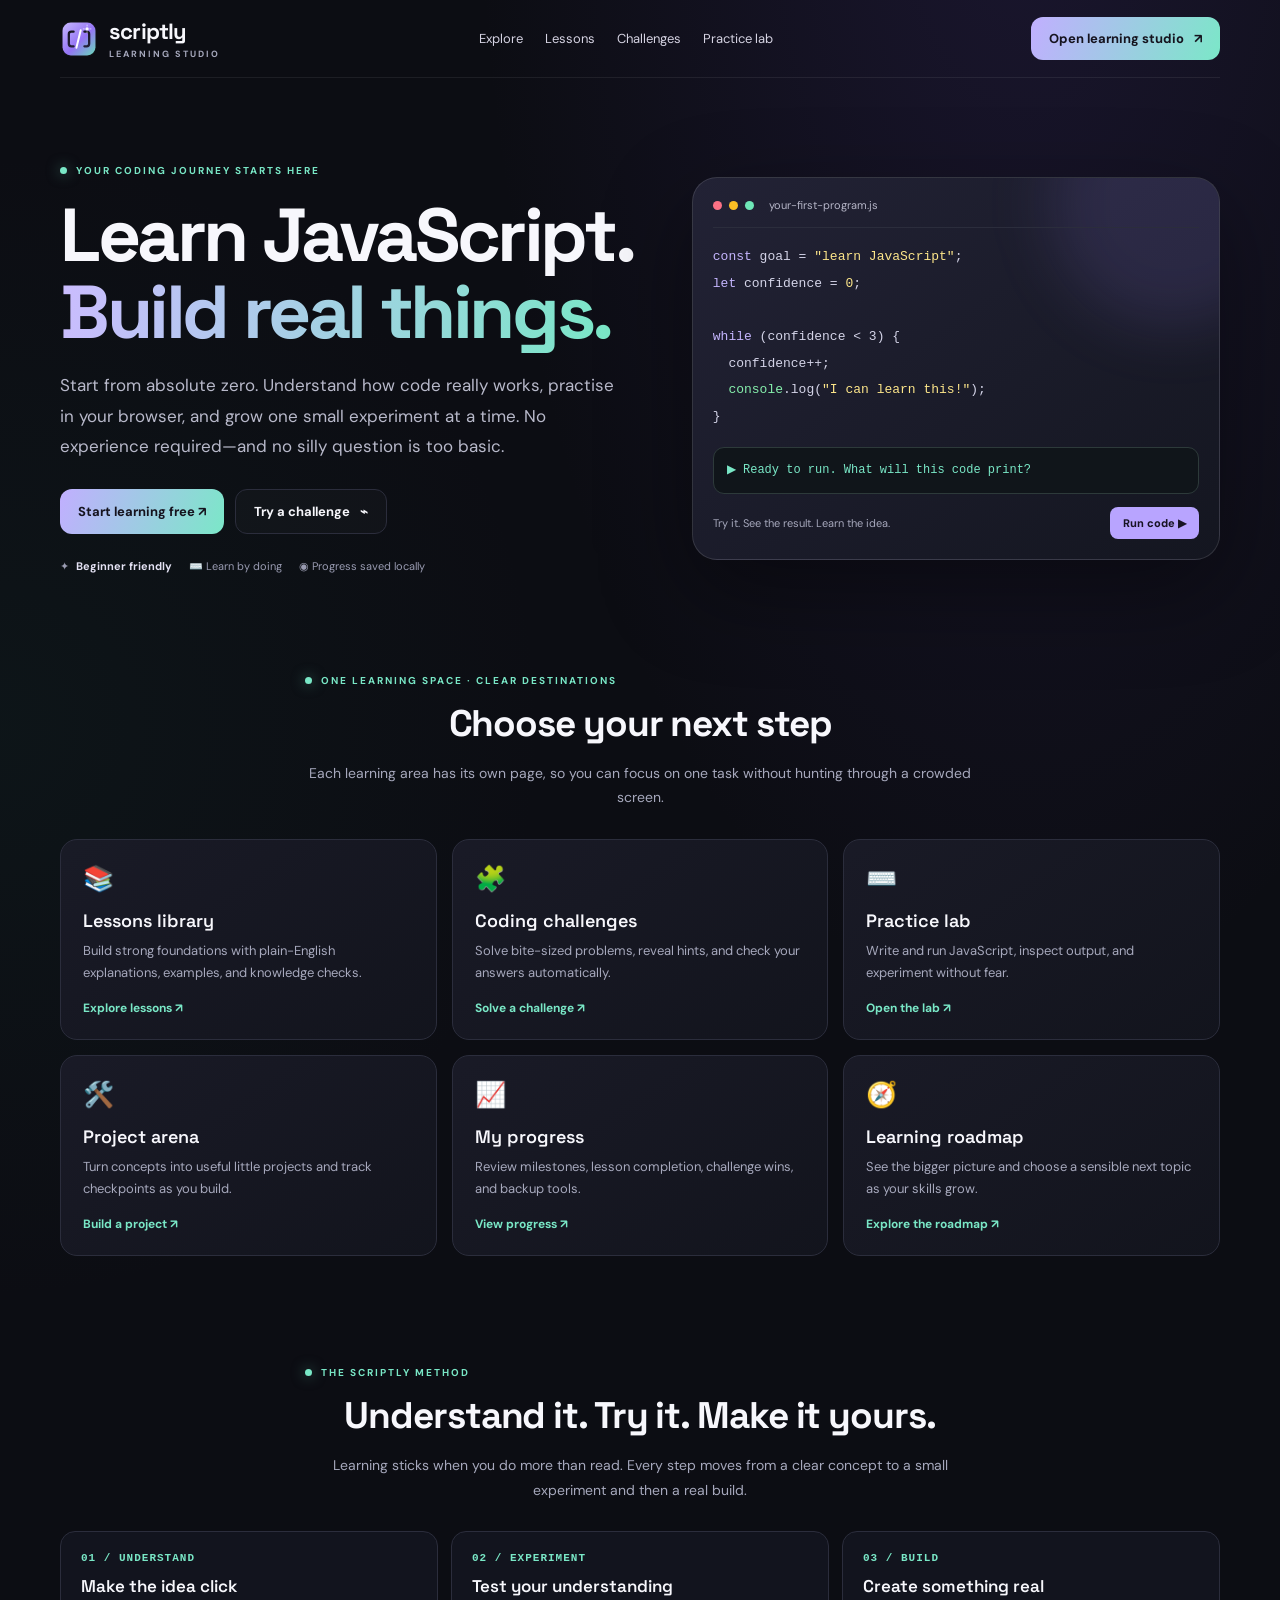
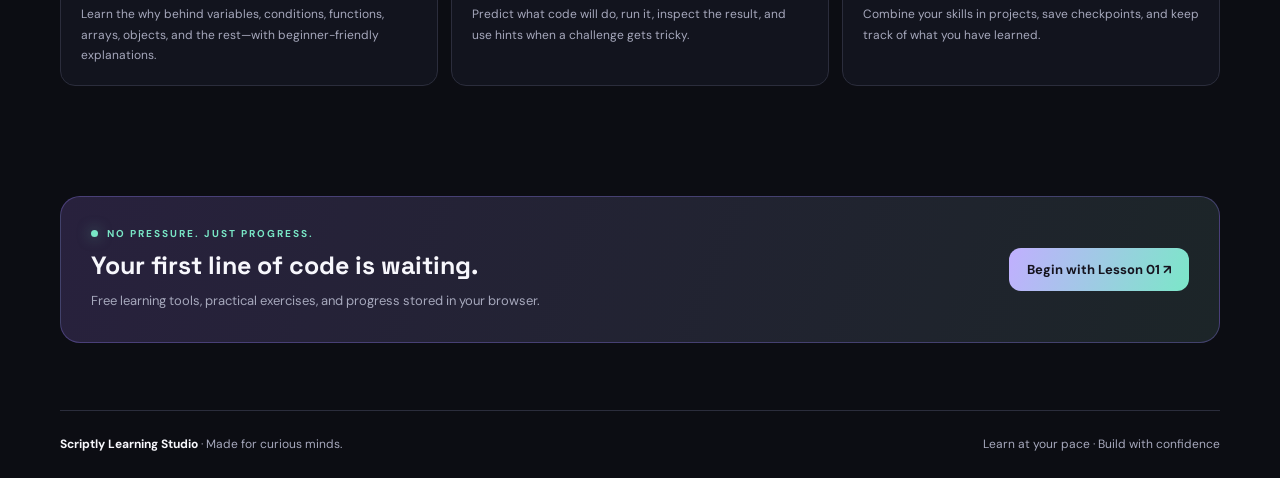
<file: index.html>
<!doctype html>
<html lang="en">
<head>
<meta charset="utf-8">
<meta name="viewport" content="width=device-width,initial-scale=1">
<meta name="theme-color" content="#101116">
<meta name="description" content="Learn JavaScript from zero with guided lessons, interactive coding challenges, a browser practice lab, and beginner-friendly projects.">
<link rel="icon" href="./logo.svg" type="image/svg+xml">
<link rel="manifest" href="./manifest.json">
<link rel="preconnect" href="https://fonts.googleapis.com">
<link rel="preconnect" href="https://fonts.gstatic.com" crossorigin>
<link href="https://fonts.googleapis.com/css2?family=DM+Sans:wght@400;500;600;700&family=Space+Grotesk:wght@400;500;600;700&display=swap" rel="stylesheet">
<title>Scriptly — Learn JavaScript from Zero</title>
<style>
:root{color-scheme:dark;--bg:#0c0d13;--panel:#151722;--line:#2b2d3c;--text:#f7f7fc;--muted:#a6a8bc;--purple:#b5a0ff;--mint:#79e7c6;--glow:#a78bfa20}*{box-sizing:border-box}html{scroll-behavior:smooth}body{margin:0;background:radial-gradient(ellipse at 80% -10%,#3c2b704d,transparent 38%),radial-gradient(ellipse at 0% 35%,#16483b22,transparent 30%),var(--bg);color:var(--text);font-family:"DM Sans",sans-serif}a{color:inherit;text-decoration:none}button{font:inherit;cursor:pointer}.wrap{width:min(1160px,calc(100% - 40px));margin:auto}.nav{height:78px;display:flex;align-items:center;justify-content:space-between;border-bottom:1px solid #ffffff12;gap:18px}.brand{display:flex;align-items:center;gap:11px;font:700 22px "Space Grotesk";letter-spacing:-.8px;flex-shrink:0}.brand img{width:38px;height:38px}.brand small{display:block;font:700 9px "DM Sans";letter-spacing:2px;color:var(--muted);margin-top:3px}.navlinks{display:flex;align-items:center;gap:22px;color:#d5d3e2;font-size:13px}.navlinks a:hover{color:var(--mint)}.btn{display:inline-flex;align-items:center;justify-content:center;gap:10px;padding:13px 18px;border-radius:12px;font-weight:700;font-size:13px;border:1px solid var(--line);background:#ffffff05;transition:transform .2s,border-color .2s,filter .2s}.btn:hover{transform:translateY(-2px);border-color:#8b78ca}.primary{background:linear-gradient(110deg,#c1afff,#7be7c8);color:#15131e;border:0}.primary:hover{filter:brightness(1.07)}.hero{padding:86px 0 58px;display:grid;grid-template-columns:1.05fr .95fr;align-items:center;gap:48px}.eyebrow{color:var(--mint);font-size:10px;font-weight:700;letter-spacing:2px;text-transform:uppercase;display:flex;align-items:center;gap:9px}.eyebrow:before{content:"";width:7px;height:7px;border-radius:50%;background:var(--mint);box-shadow:0 0 14px #79e7c688}.hero h1{font:700 clamp(44px,6vw,75px)/1.02 "Space Grotesk";letter-spacing:-3.4px;margin:20px 0}.gradient{background:linear-gradient(100deg,#cbbcff,#79e7c6);color:transparent;background-clip:text}.hero-copy>p{font-size:17px;line-height:1.8;color:#b8b9ca;max-width:560px}.actions{display:flex;gap:11px;flex-wrap:wrap;margin-top:27px}.proof{display:flex;align-items:center;gap:17px;flex-wrap:wrap;margin-top:25px;color:#999bb1;font-size:11px}.proof span{display:flex;align-items:center;gap:7px}.proof b{color:#e4e2f4}.hero-art{border:1px solid #ffffff20;border-radius:25px;background:linear-gradient(145deg,#222235,#141620);padding:20px;box-shadow:0 30px 90px #0006;position:relative;overflow:hidden}.hero-art:before{content:"";position:absolute;width:250px;height:250px;right:-80px;top:-100px;background:#9d85ff20;filter:blur(30px);border-radius:50%}.windowbar{position:relative;display:flex;align-items:center;gap:7px;border-bottom:1px solid var(--line);padding-bottom:15px;color:#b5b5c7;font-size:11px}.dot{width:9px;height:9px;border-radius:50%;background:#fb7185}.dot:nth-child(2){background:#fbbf24}.dot:nth-child(3){background:#6ee7b7}.filename{margin-left:8px}.code{position:relative;font:13px/2.05 ui-monospace,SFMono-Regular,Consolas,monospace;padding:16px 0;color:#d4d4e8;overflow:auto}.purple{color:#c4b5fd}.green{color:#86efac}.yellow{color:#fde68a}.blue{color:#93c5fd}.result{position:relative;padding:13px;background:#10151a;border:1px solid #2d3a3a;border-radius:11px;color:var(--mint);font:12px/1.6 ui-monospace,monospace;min-height:46px}.demo-actions{display:flex;align-items:center;justify-content:space-between;gap:12px;margin-top:13px;color:var(--muted);font-size:11px}.run{background:#b8a4ff;color:#171323;border:0;border-radius:8px;padding:9px 13px;font-size:11px;font-weight:800}.section{padding:43px 0 67px}.sectionhead{text-align:center;margin:0 auto 29px;max-width:670px}.sectionhead h2{font:700 clamp(27px,3.5vw,37px) "Space Grotesk";letter-spacing:-1.1px;margin:13px 0}.sectionhead p{color:var(--muted);line-height:1.75;font-size:14px}.cards{display:grid;grid-template-columns:repeat(3,minmax(0,1fr));gap:15px}.card{padding:22px;border:1px solid var(--line);background:linear-gradient(145deg,#1b1c29dc,#13151edc);border-radius:17px;min-height:190px;transition:border-color .2s,transform .2s,background .2s;position:relative;overflow:hidden}.card:hover{border-color:#9e8bea;transform:translateY(-4px);background:#1b1b2a}.cardicon{font-size:25px}.card h3{font:600 18px "Space Grotesk";margin:14px 0 8px}.card p{font-size:13px;line-height:1.7;color:var(--muted);margin:0}.go{display:inline-block;margin-top:16px;color:var(--mint);font-size:12px;font-weight:700}.steps{display:grid;grid-template-columns:repeat(3,minmax(0,1fr));gap:13px}.step{border:1px solid var(--line);background:#151722bd;border-radius:15px;padding:20px}.stepno{font:700 11px ui-monospace,monospace;color:var(--mint);letter-spacing:1px}.step h3{font:600 17px "Space Grotesk";margin:11px 0 7px}.step p{font-size:12px;line-height:1.7;color:var(--muted);margin:0}.banner{display:flex;align-items:center;justify-content:space-between;gap:24px;padding:30px;border-radius:20px;border:1px solid #8e7cf055;background:linear-gradient(110deg,#28213d,#1c2528)}.banner h2{font:700 25px "Space Grotesk";margin:9px 0}.banner p{color:var(--muted);margin:0;line-height:1.7;font-size:13px}.footer{border-top:1px solid var(--line);padding:25px 0;color:var(--muted);font-size:12px;display:flex;justify-content:space-between;gap:12px}.footer strong{color:var(--text)}.mobile-menu{display:none}@media(max-width:800px){.navlinks{display:none}.hero{grid-template-columns:1fr;padding:57px 0 35px;gap:30px}.hero h1{letter-spacing:-2px}.hero-copy>p{font-size:15px}.cards{grid-template-columns:repeat(2,minmax(0,1fr))}.hero-art{max-width:650px;width:100%;margin:auto}.steps{grid-template-columns:1fr}}@media(max-width:520px){.wrap{width:min(100% - 30px,1160px)}.nav{height:68px}.brand{font-size:20px}.nav>.btn{padding:10px 11px;font-size:11px}.hero h1{font-size:44px}.cards{grid-template-columns:1fr}.card{min-height:0}.banner{align-items:flex-start;flex-direction:column;padding:22px}.footer{flex-direction:column}.hero-art{padding:15px}.code{font-size:11px}}
</style>
</head>
<body>
<header class="wrap nav"><a class="brand" href="./index.html" aria-label="Scriptly home"><img src="./logo.svg" alt=""><span>scriptly<small>LEARNING STUDIO</small></span></a><nav class="navlinks" aria-label="Main navigation"><a href="#features">Explore</a><a href="./lessons.html">Lessons</a><a href="./challenges.html">Challenges</a><a href="./practice.html">Practice lab</a></nav><a class="btn primary" href="./studio.html#home">Open learning studio <span aria-hidden="true">↗</span></a></header>
<main class="wrap" id="mainContent">
<section class="hero"><div class="hero-copy"><div class="eyebrow">Your coding journey starts here</div><h1>Learn JavaScript.<br><span class="gradient">Build real things.</span></h1><p>Start from absolute zero. Understand how code really works, practise in your browser, and grow one small experiment at a time. No experience required—and no silly question is too basic.</p><div class="actions"><a class="btn primary" href="./lessons.html">Start learning free ↗</a><a class="btn" href="./challenges.html">Try a challenge <span>⌁</span></a></div><div class="proof"><span>✦ <b>Beginner friendly</b></span><span>⌨️ Learn by doing</span><span>◉ Progress saved locally</span></div></div><div class="hero-art" aria-label="Interactive JavaScript example"><div class="windowbar"><i class="dot"></i><i class="dot"></i><i class="dot"></i><span class="filename">your-first-program.js</span></div><div class="code"><div><span class="purple">const</span> goal = <span class="yellow">"learn JavaScript"</span>;</div><div><span class="purple">let</span> confidence = <span class="yellow">0</span>;</div><div>&nbsp;</div><div><span class="purple">while</span> (confidence &lt; 3) {</div><div>&nbsp;&nbsp;confidence++;</div><div>&nbsp;&nbsp;<span class="green">console</span>.log(<span class="yellow">"I can learn this!"</span>);</div><div>}</div></div><div class="result" id="demoOutput" aria-live="polite">▶ Ready to run. What will this code print?</div><div class="demo-actions"><span>Try it. See the result. Learn the idea.</span><button class="run" type="button" id="runDemo">Run code ▶</button></div></div></section>
<section class="section" id="features"><div class="sectionhead"><div class="eyebrow">One learning space · clear destinations</div><h2>Choose your next step</h2><p>Each learning area has its own page, so you can focus on one task without hunting through a crowded screen.</p></div><div class="cards">
<a class="card" href="./lessons.html"><div class="cardicon">📚</div><h3>Lessons library</h3><p>Build strong foundations with plain-English explanations, examples, and knowledge checks.</p><span class="go">Explore lessons ↗</span></a>
<a class="card" href="./challenges.html"><div class="cardicon">🧩</div><h3>Coding challenges</h3><p>Solve bite-sized problems, reveal hints, and check your answers automatically.</p><span class="go">Solve a challenge ↗</span></a>
<a class="card" href="./practice.html"><div class="cardicon">⌨️</div><h3>Practice lab</h3><p>Write and run JavaScript, inspect output, and experiment without fear.</p><span class="go">Open the lab ↗</span></a>
<a class="card" href="./projects.html"><div class="cardicon">🛠️</div><h3>Project arena</h3><p>Turn concepts into useful little projects and track checkpoints as you build.</p><span class="go">Build a project ↗</span></a>
<a class="card" href="./progress.html"><div class="cardicon">📈</div><h3>My progress</h3><p>Review milestones, lesson completion, challenge wins, and backup tools.</p><span class="go">View progress ↗</span></a>
<a class="card" href="./roadmap.html"><div class="cardicon">🧭</div><h3>Learning roadmap</h3><p>See the bigger picture and choose a sensible next topic as your skills grow.</p><span class="go">Explore the roadmap ↗</span></a>
</div></section>
<section class="section"><div class="sectionhead"><div class="eyebrow">The Scriptly method</div><h2>Understand it. Try it. Make it yours.</h2><p>Learning sticks when you do more than read. Every step moves from a clear concept to a small experiment and then a real build.</p></div><div class="steps"><article class="step"><div class="stepno">01 / UNDERSTAND</div><h3>Make the idea click</h3><p>Learn the why behind variables, conditions, functions, arrays, objects, and the rest—with beginner-friendly explanations.</p></article><article class="step"><div class="stepno">02 / EXPERIMENT</div><h3>Test your understanding</h3><p>Predict what code will do, run it, inspect the result, and use hints when a challenge gets tricky.</p></article><article class="step"><div class="stepno">03 / BUILD</div><h3>Create something real</h3><p>Combine your skills in projects, save checkpoints, and keep track of what you have learned.</p></article></div></section>
<section class="section"><div class="banner"><div><div class="eyebrow">No pressure. Just progress.</div><h2>Your first line of code is waiting.</h2><p>Free learning tools, practical exercises, and progress stored in your browser.</p></div><a class="btn primary" href="./lessons.html">Begin with Lesson 01 ↗</a></div></section>
</main><footer class="wrap footer"><span><strong>Scriptly Learning Studio</strong> · Made for curious minds.</span><span>Learn at your pace · Build with confidence</span></footer>
<script>
document.getElementById("runDemo").addEventListener("click",function(){const output=document.getElementById("demoOutput");output.textContent="";let count=0;function next(){if(count>=3){output.textContent+="✓ Finished. The loop repeated 3 times.";return}count++;output.textContent+=(count>1?"\n":"")+count+". I can learn this!";setTimeout(next,180)}next();this.disabled=true;this.textContent="Running…";setTimeout(()=>{this.disabled=false;this.textContent="Run again ↻"},850)});
if("serviceWorker" in navigator){window.addEventListener("load",()=>navigator.serviceWorker.getRegistrations().then(regs=>Promise.all(regs.map(reg=>reg.unregister()))).catch(()=>{}));}
</script>
</body></html>
</file>
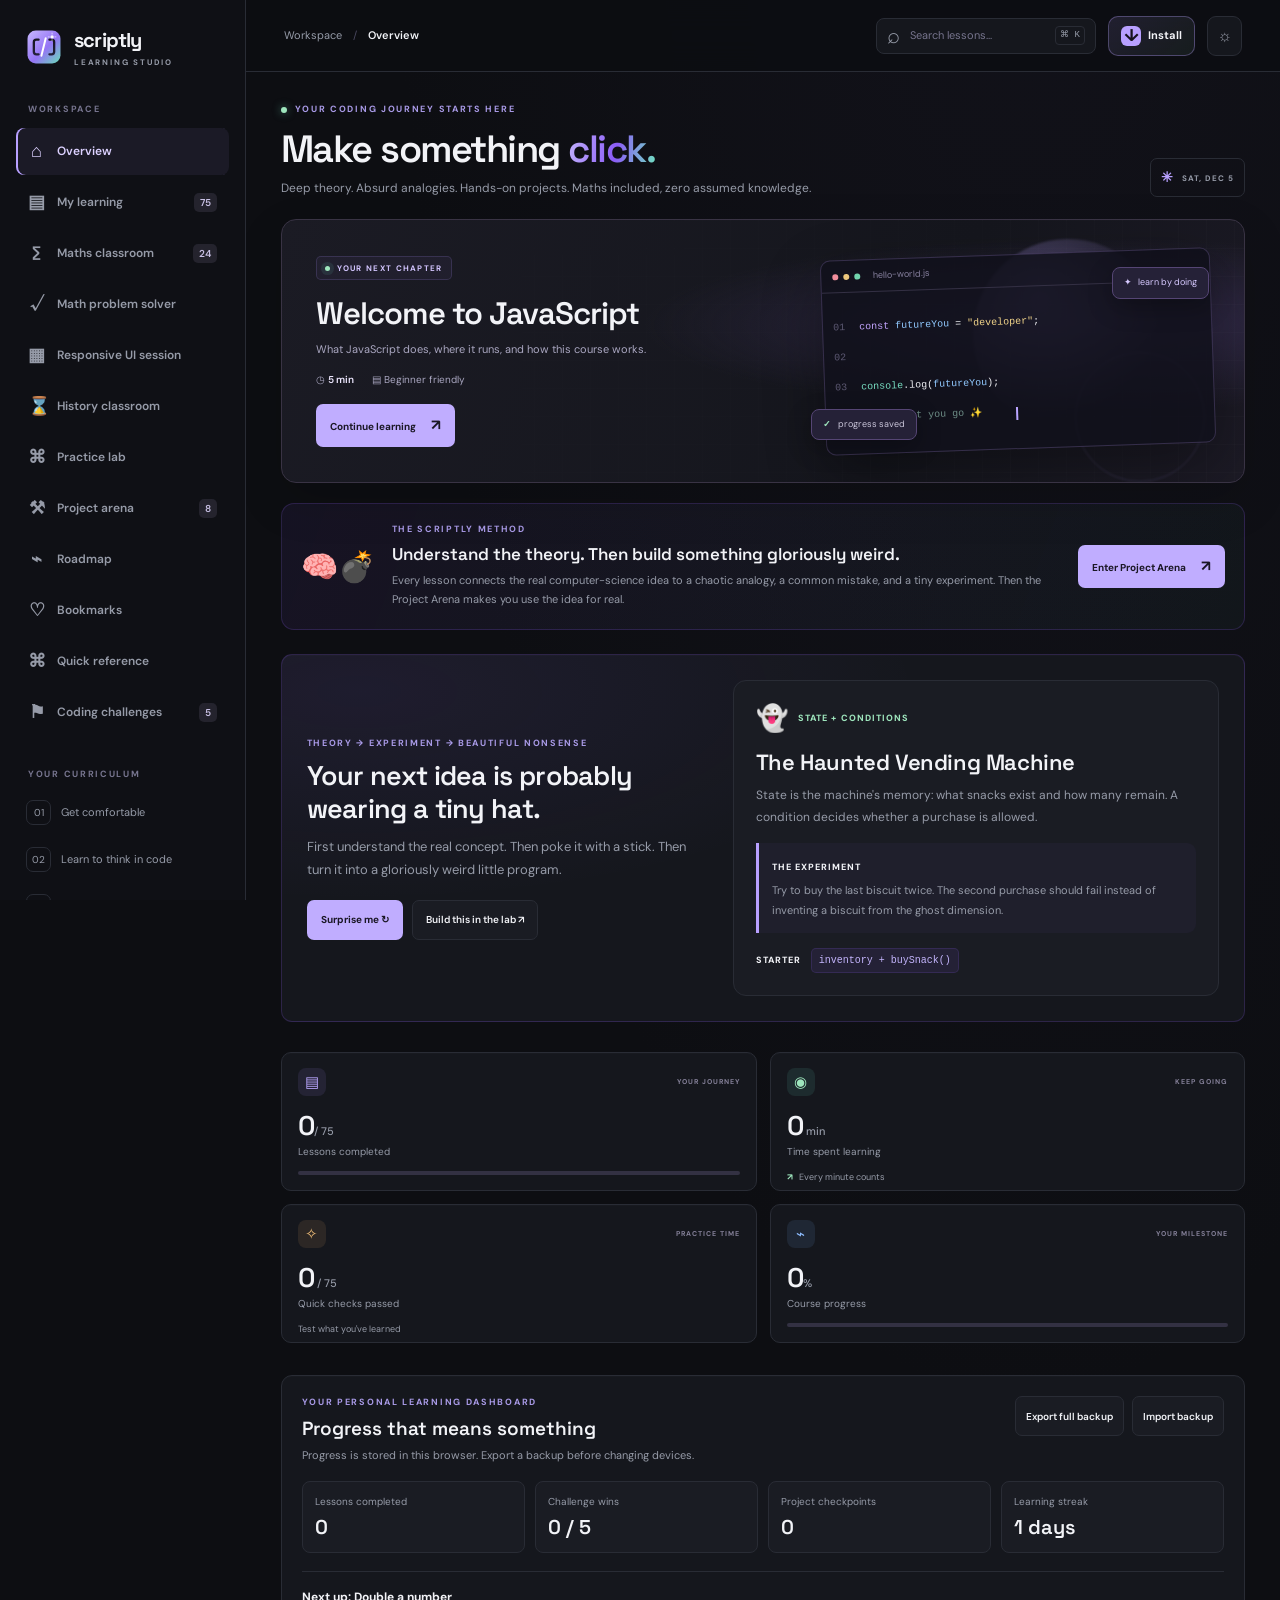
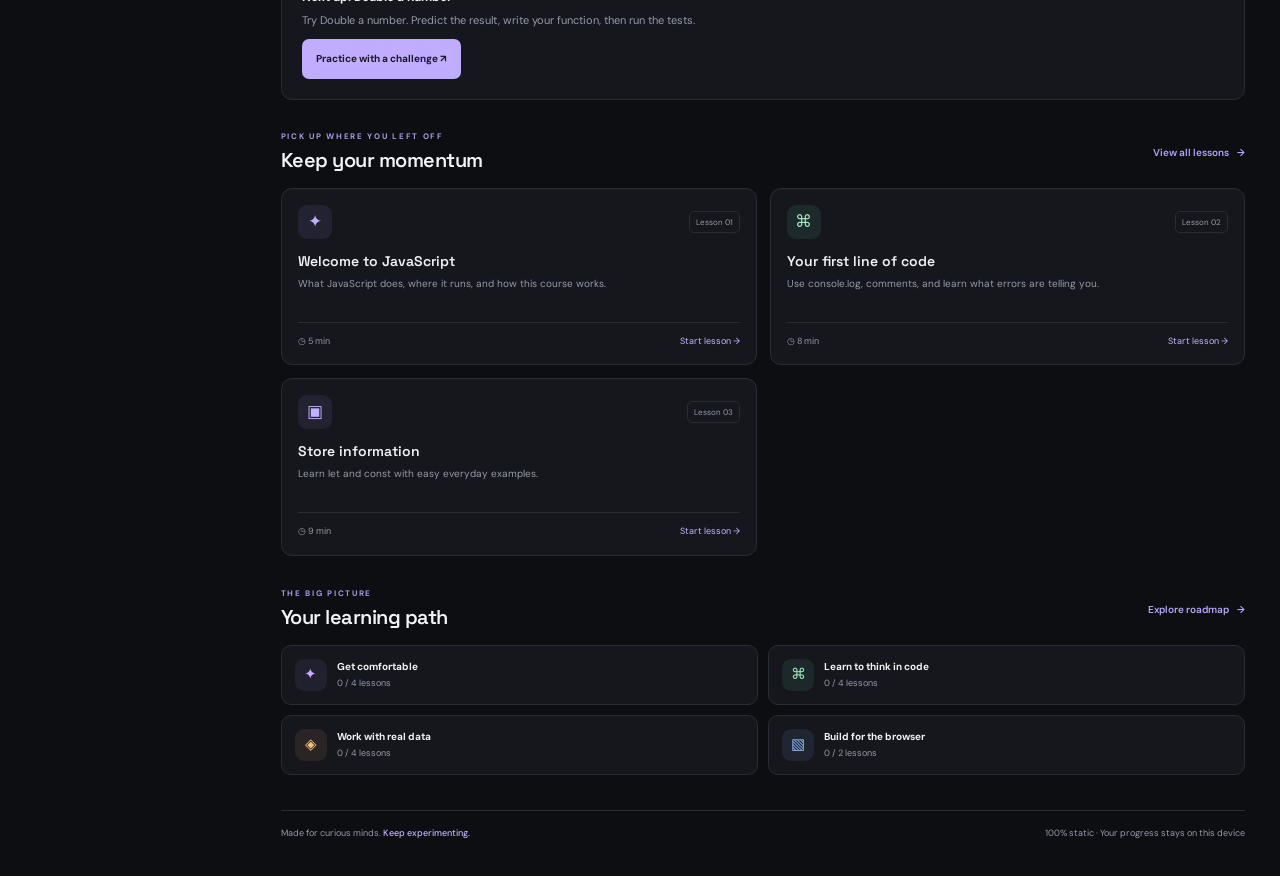
<file: studio.html>
<!doctype html>
<html lang="en">
<head>
  <meta charset="utf-8">
  <meta name="viewport" content="width=device-width, initial-scale=1">
  <meta name="theme-color" content="#101116">
  <meta name="color-scheme" content="dark light">
  <meta name="mobile-web-app-capable" content="yes">
  <meta name="apple-mobile-web-app-capable" content="yes">
  <meta name="apple-mobile-web-app-title" content="Scriptly">
  <link rel="icon" href="./logo.svg" type="image/svg+xml">
  <link rel="manifest" href="./manifest.json">
  <meta name="description" content="Learn JavaScript from beginner to advanced with deep theory, hands-on coding projects, practice labs, responsive design lessons, and a maths solver with worked steps.">
  <title>Scriptly — JavaScript Learning Studio</title>
  <link rel="preconnect" href="https://fonts.googleapis.com">
  <link rel="preconnect" href="https://fonts.gstatic.com" crossorigin>
  <link href="https://fonts.googleapis.com/css2?family=DM+Sans:wght@400;500;600;700&family=Space+Grotesk:wght@400;500;600;700&display=swap" rel="stylesheet">
  <link rel="stylesheet" href="./style.css">
    <script src="./vendor/nerdamer/nerdamer.core.js" defer></script>
  <script src="./vendor/nerdamer/Algebra.js" defer></script>
  <script src="./vendor/nerdamer/Calculus.js" defer></script>
  <script src="./vendor/nerdamer/Solve.js" defer></script>
  <script src="./vendor/nerdamer/Extra.js" defer></script>
  <script src="./app.js" defer></script>
  <script src="./upgrades.js" defer></script>
</head>
<body>
  <a class="skip-link" href="#mainContent">Skip to main content</a>
  <div class="app-shell">
    <aside class="sidebar" id="sidebar">
      <a class="brand" href="./index.html" aria-label="Scriptly home">
        <img class="brand-mark" src="./logo.svg" alt="" width="38" height="38">
        <span class="brand-copy"><strong>scriptly</strong><small>LEARNING STUDIO</small></span>
      </a>
      <div class="side-label">WORKSPACE</div>
      <nav class="main-nav" aria-label="Main navigation">
        <a class="nav-link active" href="#home" data-view="home"><span class="nav-icon">⌂</span> Overview</a>
        <a class="nav-link" href="#learn" data-view="learn"><span class="nav-icon">▤</span> My learning <span class="nav-count" id="navLessonCount">42</span></a>
        <a class="nav-link" href="#math" data-view="math"><span class="nav-icon">∑</span> Maths classroom <span class="nav-count">24</span></a>
        <a class="nav-link" href="#math-solver" data-view="math-solver"><span class="nav-icon">√</span> Math problem solver</a>
        <a class="nav-link" href="#responsive" data-view="responsive"><span class="nav-icon">▦</span> Responsive UI session</a>
        <a class="nav-link" href="#history" data-view="history"><span class="nav-icon">⌛</span> History classroom</a>
        <a class="nav-link" href="#practice" data-view="practice"><span class="nav-icon">⌘</span> Practice lab</a>
        <a class="nav-link" href="#projects" data-view="projects"><span class="nav-icon">⚒</span> Project arena <span class="nav-count">8</span></a>
        <a class="nav-link" href="#roadmap" data-view="roadmap"><span class="nav-icon">⌁</span> Roadmap</a>
        <a class="nav-link" href="#bookmarks" data-view="bookmarks"><span class="nav-icon">♡</span> Bookmarks</a>
        <a class="nav-link" href="#reference" data-view="reference"><span class="nav-icon">⌘</span> Quick reference</a>
      </nav>
      <div class="side-label course-label">YOUR CURRICULUM</div>
      <div class="curriculum-mini" id="curriculumMini"></div>
      <div class="sidebar-bottom">
        <div class="streak-card">
          <div class="streak-top"><span class="streak-emoji">✦</span><span class="streak-tag">YOUR MOMENTUM</span></div>
          <strong><span id="streakDays">0</span> day streak</strong>
          <p>Small steps make strong developers.</p>
          <div class="streak-dots" aria-hidden="true"><i></i><i></i><i></i><i></i><i></i><i></i><i></i></div>
        </div>
        <button type="button" class="nav-link settings-link" id="exportProgress"><span class="nav-icon">⇩</span> Export my progress</button>
        <button type="button" class="nav-link settings-link" id="importProgress"><span class="nav-icon">⇧</span> Import progress backup</button>
        <div class="profile-row"><div class="avatar">JS</div><div><strong>JavaScript learner</strong><small>Learning at your pace</small></div><span class="online-dot"></span></div>
      </div>
    </aside>

    <main class="main-area" id="mainContent" tabindex="-1">
      <header class="topbar">
        <button type="button" class="icon-button menu-toggle" id="menuToggle" aria-label="Open menu">☰</button>
        <div class="breadcrumb"><span>Workspace</span><span class="crumb-slash">/</span><strong id="breadcrumbCurrent">Overview</strong></div>
        <div class="topbar-actions">
          <label class="search-box"><span>⌕</span><input id="searchInput" type="search" placeholder="Search lessons..." aria-label="Search lessons"><kbd>⌘ K</kbd></label>
          <button class="install-button" id="installApp" type="button" aria-label="Install Scriptly app"><span class="install-icon" aria-hidden="true">↓</span><span class="install-label">Install</span></button>
          <button type="button" class="icon-button theme-toggle" id="themeToggle" aria-label="Toggle light and dark theme">☼</button>
        </div>
      </header>

      <div class="page-content">
        <section class="view active" id="view-home">
          <div class="welcome-row">
            <div><div class="eyebrow"><span class="eyebrow-dot"></span> YOUR CODING JOURNEY STARTS HERE</div><h1>Make something <span class="gradient-text">click.</span></h1><p class="hero-subtitle">Deep theory. Absurd analogies. Hands-on projects. Maths included, zero assumed knowledge.</p></div>
            <div class="date-pill"><span class="date-spark">✳</span><span id="todayLabel">YOUR LEARNING SPACE</span></div>
          </div>

          <div class="hero-card">
            <div class="hero-grid"></div>
            <div class="hero-content">
              <div class="hero-chip"><span class="pulse-dot"></span> YOUR NEXT CHAPTER</div>
              <h2 id="continueTitle">JavaScript, from zero</h2>
              <p id="continueDescription">Start with the basics and build confidence as you go.</p>
              <div class="hero-meta"><span>◷ <b id="continueDuration">8 min</b></span><span>▤ Beginner friendly</span></div>
              <button type="button" class="primary-button" id="continueButton">Continue learning <span>↗</span></button>
            </div>
            <div class="hero-art" aria-hidden="true"><div class="orb orb-one"></div><div class="orb orb-two"></div><div class="code-window"><div class="window-dots"><i></i><i></i><i></i><span>hello-world.js</span></div><div class="code-lines"><p><span class="line-no">01</span> <span class="code-purple">const</span> <span class="code-blue">futureYou</span> = <span class="code-yellow">"developer"</span>;</p><p><span class="line-no">02</span></p><p><span class="line-no">03</span> <span class="code-green">console</span>.log(<span class="code-blue">futureYou</span>);</p><p><span class="line-no">04</span> <span class="code-comment">// look at you go ✨</span></p></div><div class="code-cursor"></div></div><div class="floating-badge badge-top">✦ &nbsp; learn by doing</div><div class="floating-badge badge-bottom"><span>✓</span> progress saved</div></div>
          </div>

          <div class="course-method-banner"><div class="course-method-icon">🧠💣</div><div><span class="eyebrow">THE SCRIPTLY METHOD</span><h2>Understand the theory. Then build something gloriously weird.</h2><p>Every lesson connects the real computer-science idea to a chaotic analogy, a common mistake, and a tiny experiment. Then the Project Arena makes you use the idea for real.</p></div><button type="button" class="primary-button" data-goto="projects">Enter Project Arena <span>↗</span></button></div>
          <section class="weird-build panel" aria-labelledby="weirdBuildHeading">
            <div class="weird-build-copy">
              <div class="eyebrow">THEORY → EXPERIMENT → BEAUTIFUL NONSENSE</div>
              <h2 id="weirdBuildHeading">Your next idea is probably wearing a tiny hat.</h2>
              <p>First understand the real concept. Then poke it with a stick. Then turn it into a gloriously weird little program.</p>
              <div class="weird-build-actions"><button class="primary-button" id="weirdSurprise" type="button">Surprise me ↻</button><button class="secondary-button weird-build-load" id="weirdBuildNow" type="button">Build this in the lab ↗</button></div>
            </div>
            <div class="weird-build-card" aria-live="polite" aria-atomic="true">
              <div class="weird-build-top"><span id="weirdBuildEmoji" aria-hidden="true">👻</span><span id="weirdBuildConcept">STATE + CONDITIONS</span></div>
              <h3 id="weirdBuildName">The Haunted Vending Machine</h3>
              <p id="weirdBuildTheory">State is the machine's memory: what snacks exist and how many remain. A condition decides whether a purchase is allowed.</p>
              <div class="weird-build-experiment"><strong>THE EXPERIMENT</strong><p id="weirdBuildExperiment">Try to buy the last biscuit twice. The second purchase should fail instead of inventing a biscuit from the ghost dimension.</p></div>
              <p class="weird-build-starter"><span>STARTER</span> <code id="weirdBuildStarterLabel">inventory + buySnack()</code></p>
            </div>
          </section>
          <div class="stats-grid">
            <article class="stat-card"><div class="stat-heading"><span class="stat-icon violet">▤</span><span class="stat-trend">YOUR JOURNEY</span></div><div class="stat-number"><span id="statCompleted">0</span><small>/ 75</small></div><p>Lessons completed</p><div class="mini-progress"><span id="statLessonBar"></span></div></article>
            <article class="stat-card"><div class="stat-heading"><span class="stat-icon mint">◉</span><span class="stat-trend">KEEP GOING</span></div><div class="stat-number"><span id="statMinutes">0</span><small> min</small></div><p>Time spent learning</p><div class="stat-note"><span class="mint-text">↗</span> Every minute counts</div></article>
            <article class="stat-card"><div class="stat-heading"><span class="stat-icon orange">✧</span><span class="stat-trend">PRACTICE TIME</span></div><div class="stat-number"><span id="statQuizzes">0</span><small> / 75</small></div><p>Quick checks passed</p><div class="stat-note">Test what you've learned</div></article>
            <article class="stat-card"><div class="stat-heading"><span class="stat-icon blue">⌁</span><span class="stat-trend">YOUR MILESTONE</span></div><div class="stat-number"><span id="statPercent">0</span><small>%</small></div><p>Course progress</p><div class="mini-progress blue-progress"><span id="statCourseBar"></span></div></article>
          </div>

          <div class="section-heading"><div><div class="eyebrow">PICK UP WHERE YOU LEFT OFF</div><h2>Keep your momentum</h2></div><button type="button" class="text-button" data-goto="learn">View all lessons <span>→</span></button></div>
          <div class="learning-grid" id="continueGrid"></div>

          <div class="section-heading roadmap-heading"><div><div class="eyebrow">THE BIG PICTURE</div><h2>Your learning path</h2></div><button type="button" class="text-button" data-goto="roadmap">Explore roadmap <span>→</span></button></div>
          <div class="roadmap-strip" id="roadmapStrip"></div>
          <footer class="site-footer"><span>Made for curious minds. <b>Keep experimenting.</b></span><span>100% static · Your progress stays on this device</span></footer>
        </section>

        <section class="view" id="view-learn">
          <div class="page-heading"><div class="eyebrow">THE COURSE LIBRARY</div><h1>My learning<span class="gradient-text">.</span></h1><p>Clear explanations, tiny examples, and practice that builds on itself.</p></div>
          <div class="filter-row"><div class="filter-pills" id="lessonFilters"><button type="button" class="filter-pill active" data-filter="all">All lessons</button><button type="button" class="filter-pill" data-filter="incomplete">To do</button><button type="button" class="filter-pill" data-filter="completed">Completed</button></div><span class="muted" id="lessonResultsCount">75 lessons</span></div>
          <div class="lesson-library" id="lessonLibrary"></div>
        </section>

        <section class="view" id="view-lesson">
          <button type="button" class="back-link" data-goto="learn">← Back to all lessons</button>
          <div id="lessonDetail"></div>
        </section>

        <section class="view" id="view-practice">
          <div class="page-heading"><div class="eyebrow">EXPERIMENT WITHOUT FEAR</div><h1>Practice lab<span class="gradient-text">.</span></h1><p>Write JavaScript, run it safely, and see what happens. Break things. Learn things.</p></div>
          <div class="lab-layout">
            <div class="lab-editor panel"><div class="panel-top"><div><span class="live-dot"></span><strong>playground.js</strong></div><div class="lab-toolbar"><label class="sr-only" for="codeExample">Load a starter example</label><select id="codeExample" class="small-ghost" aria-label="Load a JavaScript example"><option value="">Examples…</option><option value="variables">Variables</option><option value="conditions">If / else</option><option value="loops">Loops</option><option value="arrays">Arrays</option><option value="functions">Functions</option><option value="objects">Objects</option></select><select id="savedSnippets" class="small-ghost" aria-label="Load a saved snippet"><option value="">Saved…</option></select><button type="button" class="small-ghost" id="saveSnippet">Save</button><button type="button" class="small-ghost" id="renameSnippet">Rename saved</button><button type="button" class="small-ghost" id="deleteSnippet">Delete saved</button><button type="button" class="small-ghost" id="exportCode">Export .js</button><button type="button" class="small-ghost" id="importCodeButton">Import .js</button><input id="importCodeFile" type="file" accept=".js,.mjs,.cjs,.txt,text/javascript,text/plain" hidden><button type="button" class="small-ghost" id="resetCode">Reset ↺</button></div></div><label for="codeEditor" class="sr-only">JavaScript code editor</label><textarea id="codeEditor" spellcheck="false" autocapitalize="off" autocomplete="off">const name = "future developer";
console.log("Hello, " + name + "!");
console.log(2 + 3);</textarea><div class="editor-footer"><span>JavaScript · runs in a sandbox</span><button type="button" class="run-button" id="runCode">▶ Run code</button></div></div>
            <div class="lab-output panel"><div class="panel-top"><strong>Console output</strong><div class="lab-toolbar"><button type="button" class="small-ghost" id="copyCodeOutput">Copy output</button><button type="button" class="small-ghost" id="clearOutput">Clear</button></div></div><div class="output-body" id="codeOutput"><div class="output-placeholder"><span>⌁</span><strong>Your output appears here</strong><p>Press Run code to see what your JavaScript does.</p></div></div><div class="tip-card"><span>✦</span><div><strong>Experiment tip</strong><p>Try changing the text or numbers, then run the code again.</p></div></div></div>
          </div>
          <div class="practice-callout"><span class="callout-icon">☻</span><div><strong>Just getting started?</strong><p>That's exactly where you should be. The best way to learn is to try one small change at a time.</p></div><button type="button" class="text-button" data-goto="learn">Start a lesson →</button></div>
        </section>

        <section class="view" id="view-projectdetail"><div id="projectDetailBody"></div></section>
        <section class="view" id="view-projects">
          <div class="page-heading"><div class="eyebrow">BUILD WEIRD THINGS. LEARN REAL SKILLS.</div><h1>Project arena<span class="gradient-text">.</span></h1><p>Eight free projects, from tiny chaos to portfolio-worthy builds. Each one has a mission, checkpoints, concepts, and optional hints.</p></div>
          <div class="project-philosophy"><span>🧠💥</span><div><strong>The rule: struggle usefully, not mysteriously.</strong><p>Read the mission. Build one checkpoint. Test it. Break it. Fix it. Copying a solution before trying is like watching someone else eat your pizza and claiming you are full.</p></div></div>
          <div class="project-summary"><div><strong>8</strong><span>guided projects</span></div><div><strong>4</strong><span>difficulty levels</span></div><div><strong>0₹</strong><span>tools or subscriptions</span></div></div>
          <div class="project-grid" id="projectGrid"></div>
        </section>

        <section class="view" id="view-math">
          <div class="page-heading"><div class="eyebrow">MATH WITHOUT THE MYSTERY</div><h1>Maths classroom<span class="gradient-text">.</span></h1><p>Learn maths from zero to advanced topics: number sense, algebra, functions, vectors, matrices, probability, statistics, calculus, complex numbers and numerical methods. Then connect useful ideas to JavaScript. No assumed knowledge; no shame for asking why.</p></div>
          <div class="math-roadmap-note"><h3>🧠 Your learning path: start at the beginning</h3><p><strong>Stage 1 — Build number sense:</strong> place value, addition, subtraction, multiplication, division, factors and fractions. <strong>Stage 2 — Work with quantities:</strong> decimals, rounding, percentages, ratios and unit rates. <strong>Stage 3 — Think symbolically:</strong> expressions, equations, functions and logic. <strong>Stage 4 — Apply maths:</strong> geometry, statistics, probability and word problems. <strong>Stage 5 — Advanced maths:</strong> logarithms, sequences, systems, vectors, matrices, calculus, trigonometry, complex numbers, graph theory and numerical methods. Each lesson teaches the idea, shows worked examples, points out traps, and checks your understanding.</p></div><div class="math-roadmap-note"><h3>🧠 What maths do you actually need for JavaScript?</h3><p><strong>Start here:</strong> arithmetic, percentages, ratios, basic algebra, functions, and logic. <strong>Learn when relevant:</strong> binary/bitwise operations, statistics, geometry, and trigonometry. <strong>Specialist paths:</strong> calculus and advanced linear algebra are not required for most web development. Pick the topics that match what you want to build.</p></div>
          <div class="library-toolbar"><span id="mathLessonCount">45 math lessons</span><span class="math-label">THEORY + ANALOGIES + PRACTICE</span></div>
          <div class="lesson-library" id="mathLessonLibrary"></div>
        </section>


        <section class="view" id="view-history">
          <div class="page-heading history-heading">
            <div class="eyebrow">IDEAS HAVE A HISTORY</div>
            <h1>History classroom<span class="gradient-text">.</span></h1>
            <p>Understand not only how maths and JavaScript work, but why people invented them. Follow the problems, people, discoveries, and engineering decisions that shaped the tools you are learning today.</p>
          </div>
          <div class="history-principle">
            <div class="history-principle-icon">🧭</div>
            <div><strong>Learn the story, not just the dates.</strong><p>Every era begins with a human problem. Follow the problem → idea → method → modern use. Dates are approximate where a discovery developed over centuries, and credit often belongs to many people and cultures—not one lone genius.</p></div>
          </div>
          <div class="history-tab-row" role="tablist" aria-label="Choose a history timeline">
            <button type="button" class="history-tab active" data-history-tab="maths" role="tab" aria-selected="true">∑ History of mathematics</button>
            <button type="button" class="history-tab" data-history-tab="javascript" role="tab" aria-selected="false">⌘ History of JavaScript</button>
            <button type="button" class="history-tab" data-history-tab="deep-dive" role="tab" aria-selected="false">📚 Topic-by-topic deep dive</button>
          </div>
          <section class="history-panel active" id="history-maths" data-history-panel="maths" role="tabpanel">
            <div class="history-intro"><span class="history-kicker">TIMELINE A</span><h2>How humanity learned to count, measure, and reason</h2><p>Maths did not appear as one finished textbook. It grew from trade, calendars, building, astronomy, philosophical proof, number systems, algebra, and the need to describe change.</p></div>
            <div class="history-timeline">
              <article class="history-event"><div class="history-date">c. 3000–1800 BCE</div><div class="history-event-body"><h3>Counting becomes a tool of civilisation</h3><p>Mesopotamian scribes developed sophisticated arithmetic and a base-60 place-value tradition; Egyptian scribes used practical arithmetic and geometry for administration, trade, and land measurement. These traditions were not identical, and both changed over time.</p><div class="history-why"><strong>Why it matters now</strong>Place value and number systems let us represent large quantities and calculate systematically. Base 60 still echoes in 60 seconds per minute and 360 degrees in a circle.</div><div class="history-try"><strong>Try it</strong>Write 1 hour 25 minutes as minutes. Explain why 1 hour is 60 minutes, not 100.</div></div></article>
              <article class="history-event"><div class="history-date">c. 1800 BCE onward</div><div class="history-event-body"><h3>Tables, algorithms, and repeatable procedures</h3><p>Ancient Babylonian tablets recorded multiplication tables, reciprocal tables, and methods for solving practical numerical problems. A written procedure could be followed by another person—a powerful ancestor of an algorithm.</p><div class="history-why"><strong>Why it matters now</strong>An algorithm is a finite, ordered method for solving a problem. JavaScript functions and loops are modern ways to express such procedures.</div><div class="history-try"><strong>Try it</strong>Write step-by-step instructions for finding the largest of three numbers. Test the steps on three different sets.</div></div></article>
              <article class="history-event"><div class="history-date">c. 600–300 BCE</div><div class="history-event-body"><h3>Greek mathematics develops proof</h3><p>Greek mathematicians including Thales, Pythagoras' school, and Euclid helped develop traditions of deductive reasoning. Euclid's <em>Elements</em>, compiled around 300 BCE, organised geometry through definitions, axioms, and proofs.</p><div class="history-why"><strong>Why it matters now</strong>A result is stronger when you can explain why it must follow, not merely observe that it worked once. Proof-like reasoning helps us test code and mathematical claims.</div><div class="history-try"><strong>Try it</strong>Draw three right triangles of different sizes and test the Pythagorean relationship. Then explain why examples alone are not a general proof.</div></div></article>
              <article class="history-event"><div class="history-date">Ancient India · first millennium BCE and later</div><div class="history-event-body"><h3>Number notation and calculation traditions grow</h3><p>Indian mathematical traditions contributed to the development and transmission of the decimal place-value system and the use of zero as a number. The history unfolded over centuries; it was not a single invention on one date.</p><div class="history-why"><strong>Why it matters now</strong>In a place-value system, the position of a digit changes its value. Zero can act as a placeholder and, in arithmetic, as a number with its own rules.</div><div class="history-try"><strong>Try it</strong>Compare 205, 250, and 25. Explain what each zero does, and why 205 is not the same as 25.</div></div></article>
              <article class="history-event"><div class="history-date">c. 499 CE</div><div class="history-event-body"><h3>Aryabhata connects calculation and astronomy</h3><p>Indian mathematician and astronomer Aryabhata wrote the <em>Aryabhatiya</em>, covering topics such as arithmetic, algebraic methods, and trigonometry, with applications to astronomy.</p><div class="history-why"><strong>Why it matters now</strong>Mathematical models turn observations into predictions. Modern simulations and software do the same, while depending on assumptions and measurement quality.</div><div class="history-try"><strong>Try it</strong>Make a small table of an object's distance after 1, 2, 3, and 4 seconds at a constant speed. Describe the pattern.</div></div></article>
              <article class="history-event"><div class="history-date">628 CE</div><div class="history-event-body"><h3>Brahmagupta writes rules for zero and negative numbers</h3><p>In the <em>Brahmasphutasiddhanta</em>, Brahmagupta gave influential rules for arithmetic involving zero, debts and fortunes (a way to think about negative and positive quantities), and equations.</p><div class="history-why"><strong>Why it matters now</strong>Negative numbers model values below a reference point, debts, temperature changes, and movement in opposite directions. Zero requires special care: division by zero is not defined in ordinary arithmetic.</div><div class="history-try"><strong>Try it</strong>Model a bank balance of −₹200 followed by a deposit of ₹350. Show the arithmetic and explain the final balance.</div></div></article>
              <article class="history-event"><div class="history-date">8th–13th centuries</div><div class="history-event-body"><h3>Scholars translate, critique, and extend mathematics</h3><p>Mathematical knowledge moved across languages and regions through translation, teaching, trade, and scholarship. Scholars working in the Islamic world preserved and extended Greek, Indian, and other traditions; al-Khwarizmi's 9th-century work helped shape algebra, and the word “algorithm” derives from the Latinised form of his name.</p><div class="history-why"><strong>Why it matters now</strong>Knowledge advances through communities that share, question, and improve methods. “Algebra” and “algorithm” preserve traces of this connected history.</div><div class="history-try"><strong>Try it</strong>Solve x + 7 = 19 by undoing the addition. Write the same solution as a repeatable algorithm.</div></div></article>
              <article class="history-event"><div class="history-date">1202</div><div class="history-event-body"><h3>Fibonacci helps spread Hindu-Arabic numerals in Europe</h3><p>Leonardo of Pisa, known as Fibonacci, published <em>Liber Abaci</em>, introducing European merchants to calculation methods using Hindu-Arabic numerals. These numerals were not invented by Fibonacci; they reached Europe through a much longer exchange of knowledge.</p><div class="history-why"><strong>Why it matters now</strong>Notation affects how easy it is to calculate. Positional numerals make written arithmetic and algorithms far more practical than many older numeral systems.</div><div class="history-try"><strong>Try it</strong>Calculate 47 × 16 using written multiplication, then use a decomposition such as 47 × (10 + 6). Compare the methods.</div></div></article>
              <article class="history-event"><div class="history-date">17th century</div><div class="history-event-body"><h3>Algebra, analytic geometry, and calculus change the questions</h3><p>Descartes and Fermat helped connect algebra with geometry. Newton and Leibniz independently developed foundational forms of calculus, providing tools for rates of change and accumulation. Their work built on earlier mathematical ideas.</p><div class="history-why"><strong>Why it matters now</strong>Functions connect inputs to outputs; derivatives describe instantaneous rates of change, and integrals describe accumulation. These ideas underpin physics, optimisation, graphics, and scientific computing.</div><div class="history-try"><strong>Try it</strong>Record a moving object's distance every second. Estimate its speed over each interval and explain how shorter intervals improve the estimate.</div></div></article>
              <article class="history-event"><div class="history-date">17th–20th centuries</div><div class="history-event-body"><h3>Probability, statistics, logic, and computation mature</h3><p>Probability and statistics developed through many contributors and applications, from games of chance to astronomy, medicine, and public life. Formal logic and mathematical models of computation later helped clarify what procedures can be computed and how.</p><div class="history-why"><strong>Why it matters now</strong>Statistics helps us summarise uncertain data; logic gives us conditions; and computation turns formal procedures into executable instructions.</div><div class="history-try"><strong>Try it</strong>Flip a coin 20 times, record heads and tails, and compare the observed fraction of heads with 1/2. Explain why a small sample need not match exactly.</div></div></article>
              <article class="history-event"><div class="history-date">Today</div><div class="history-event-body"><h3>Mathematics powers software—and software helps explore maths</h3><p>Computers can calculate, visualise, simulate, and search, but they still follow representations and algorithms designed by people. Floating-point arithmetic also means many decimal fractions are only approximations in binary.</p><div class="history-why"><strong>Why it matters now</strong>Learning maths history makes concepts less arbitrary: place value, algebra, functions, logic, and approximation each answer a real family of problems.</div><div class="history-try"><strong>Try it</strong>Run <code>console.log(0.1 + 0.2)</code> in the practice lab. Explain why a tiny display difference is a representation issue, not evidence that addition has stopped working.</div></div></article>
            </div>
            <div class="history-project"><span class="history-kicker">MINI PROJECT</span><h3>Build a “maths idea museum”</h3><p>Choose five timeline events. For each one, write the problem, the new idea or method, one worked example, and one modern use. Add a JavaScript object for each event and render the museum as a list sorted by date. Include a note about uncertainty or shared contributions wherever appropriate.</p><button type="button" class="primary-button" data-goto="practice">Open practice lab ↗</button></div>
          </section>
          <section class="history-panel" id="history-javascript" data-history-panel="javascript" role="tabpanel" hidden>
            <div class="history-intro"><span class="history-kicker">TIMELINE B</span><h2>How JavaScript became the language of the web</h2><p>JavaScript began as a way to make web pages interactive. Standardisation, better engines, server runtimes, modules, and asynchronous features helped it grow into a language used across browsers, servers, tools, and applications.</p></div>
            <div class="history-timeline">
              <article class="history-event"><div class="history-date">1989–1991</div><div class="history-event-body"><h3>The Web is born as a system of linked documents</h3><p>Tim Berners-Lee developed the foundations of the World Wide Web at CERN: HTML, URLs, HTTP, a browser, and a server. Early web pages were primarily documents, so developers soon wanted richer interaction.</p><div class="history-why"><strong>Why it matters now</strong>HTML describes document structure, CSS controls presentation, and JavaScript adds behaviour. They solve different but cooperating problems.</div><div class="history-try"><strong>Try it</strong>On any page you build, label one piece of structure, one visual style, and one behaviour. Explain which web technology should own each job.</div></div></article>
              <article class="history-event"><div class="history-date">1995</div><div class="history-event-body"><h3>JavaScript is created for the browser</h3><p>Brendan Eich created the first version at Netscape in 1995. It was developed very quickly for browser scripting and initially used the name Mocha, then LiveScript, before being renamed JavaScript. The JavaScript name was a marketing decision during Java's popularity; JavaScript and Java are different languages.</p><div class="history-why"><strong>Why it matters now</strong>The language's original purpose explains its close relationship with browser events, documents, and user interaction—and why it can feel flexible in ways that surprise beginners.</div><div class="history-try"><strong>Try it</strong>Make a button that changes a heading. Identify the event, the instruction that runs, and the visible result.</div></div></article>
              <article class="history-event"><div class="history-date">1997</div><div class="history-event-body"><h3>ECMAScript gives the language a shared standard</h3><p>ECMA International published the first ECMAScript specification in 1997. JavaScript is the best-known implementation of the ECMAScript language standard, alongside host-specific APIs provided by browsers or other runtimes.</p><div class="history-why"><strong>Why it matters now</strong>A standard helps engines agree on language behaviour. The language itself is distinct from browser APIs such as the DOM and from runtime APIs such as Node.js file access.</div><div class="history-try"><strong>Try it</strong>Sort features into “core JavaScript” (for example, arrays and functions) and “browser API” (for example, document.querySelector).</div></div></article>
              <article class="history-event"><div class="history-date">2000s</div><div class="history-event-body"><h3>Dynamic pages become everyday web experiences</h3><p>DOM scripting, events, and techniques often grouped under the name AJAX allowed pages to update parts of their content without a full reload. Libraries helped developers cope with browser differences.</p><div class="history-why"><strong>Why it matters now</strong>Modern interactive apps still listen for events, update the DOM, and request data in the background—even though today's APIs are more capable.</div><div class="history-try"><strong>Try it</strong>Build a live character counter. Update a message on every input event without refreshing the page.</div></div></article>
              <article class="history-event"><div class="history-date">2009</div><div class="history-event-body"><h3>Node.js brings JavaScript beyond the browser</h3><p>Node.js made it practical to run JavaScript outside a browser, including on servers and in developer tools. It helped JavaScript become a full-stack language, though browser and Node.js APIs remain different.</p><div class="history-why"><strong>Why it matters now</strong>The same language can run in different environments, but available APIs depend on where the code executes.</div><div class="history-try"><strong>Try it</strong>Compare <code>console.log("hello")</code> in a browser console with the same statement in Node.js. Then list which environment provides document.</div></div></article>
              <article class="history-event"><div class="history-date">2015 · ECMAScript 2015 (ES6)</div><div class="history-event-body"><h3>A major modernisation makes everyday code clearer</h3><p>ES2015 introduced or standardised major features including let and const, arrow functions, classes, template literals, destructuring, modules, promises, and more. The language continued evolving through yearly editions.</p><div class="history-why"><strong>Why it matters now</strong>These are core tools in modern tutorials and codebases. Learning the older ideas behind them helps you understand why the newer syntax exists.</div><div class="history-try"><strong>Try it</strong>Write a function declaration and an arrow function for the same calculation. Compare their syntax, then learn when their behaviour differs.</div></div></article>
              <article class="history-event"><div class="history-date">2017</div><div class="history-event-body"><h3>async/await makes asynchronous code easier to read</h3><p>Async functions and await became part of ECMAScript 2017, building on Promises. They let developers express many asynchronous workflows in a style that reads more like sequential code.</p><div class="history-why"><strong>Why it matters now</strong>Fetching data, waiting for a response, and handling failures are central to modern apps. await does not freeze the whole browser while the operation completes.</div><div class="history-try"><strong>Try it</strong>Compare a Promise chain with an async function that awaits the same result. Add a try/catch error path.</div></div></article>
              <article class="history-event"><div class="history-date">2010s–2020s</div><div class="history-event-body"><h3>Modules, tooling, and frameworks reshape development</h3><p>ES modules, package managers, bundlers, testing tools, browser APIs, and UI frameworks changed how large applications are organised. TypeScript also became widely used as a typed language that builds on JavaScript, but it is not itself the ECMAScript standard.</p><div class="history-why"><strong>Why it matters now</strong>Good structure helps projects grow without becoming a spaghetti monster. You can still learn the foundations with plain HTML, CSS, and JavaScript.</div><div class="history-try"><strong>Try it</strong>Split a tiny calculator into one module for pure calculations and another for page interaction. Explain why the separation helps testing.</div></div></article>
              <article class="history-event"><div class="history-date">Today</div><div class="history-event-body"><h3>JavaScript is a living language and ecosystem</h3><p>ECMAScript continues to evolve through a public standards process. Browser engines and server runtimes implement features over time, so compatibility and clear documentation remain important.</p><div class="history-why"><strong>Why it matters now</strong>Do not learn JavaScript as a pile of magic words. Learn the core model, practise with projects, and use reliable documentation to check details.</div><div class="history-try"><strong>Try it</strong>Pick one feature you learned, explain the problem it solves, write a small demo, and check its current support in MDN documentation.</div></div></article>
            </div>
            <div class="history-project"><span class="history-kicker">MINI PROJECT</span><h3>Build an interactive JavaScript timeline</h3><p>Create an array of timeline objects with year, title, explanation, and a “why it mattered” field. Render the events as cards, add a filter for browser versus server milestones, and write a test that confirms the events are sorted chronologically.</p><button type="button" class="primary-button" data-goto="practice">Open practice lab ↗</button></div>
          </section>

          <section class="history-panel" id="history-deep-dive" data-history-panel="deep-dive" role="tabpanel" hidden>
            <div class="history-intro"><span class="history-kicker">TOPIC-BY-TOPIC DEEP DIVE</span><h2>Every topic has a backstory</h2><p>Do not memorise a feature as if it fell out of the sky. For each topic, investigate the human problem, the place and period where the idea took shape, the method people developed, how it changed, what is often misunderstood, and where you still meet it today. These are long historical developments—not always single inventions with one inventor or one exact birthday.</p></div>
            <div class="history-deep-note"><strong>How to read every topic</strong><span><b>WHY</b> the problem mattered · <b>WHERE</b> and in what setting it developed · <b>HOW</b> the solution worked · <b>EVOLUTION</b> what changed later · <b>MYTH CHECK</b> what not to oversimplify · <b>REBUILD</b> a practical activity.</span></div>
            <div class="history-topic-group"><div class="history-topic-group-heading"><span>PART I</span><h2>Mathematics: the ideas behind the symbols</h2><p>Maths grew through everyday work, scholarly traditions, trade, astronomy, navigation, science, and communication between cultures.</p></div>
              <article class="history-topic-card"><div class="history-topic-number">MATH 01</div><h3>Counting, tally marks, and number systems</h3><p class="history-topic-lead">The original challenge: remember quantities when the objects are no longer in front of you.</p><div class="history-topic-facts"><div><strong>WHY it emerged</strong><p>Communities needed to track animals, harvests, debts, goods, work, and time. A tally externalised memory: instead of trusting a tired brain to remember 37 sheep, a person could keep marks or tokens.</p></div><div><strong>WHERE it developed</strong><p>Counting practices arose independently in many societies. Archaeological records from different regions show tallying and accounting long before modern written mathematics. There is no single birthplace of counting.</p></div><div><strong>HOW it works</strong><p>A number represents a quantity; a numeral is a written or spoken representation of that number. Different numeral systems encode quantities in different ways. Unary tally marks are simple but become awkward for large totals.</p></div><div><strong>EVOLUTION + myth check</strong><p>Grouping marks, written numerals, place value, and positional notation made large calculations more efficient. No one culture invented every part of mathematics, and number symbols are not the same thing as the quantities they represent.</p></div></div><div class="history-topic-now"><strong>WHY it matters now</strong>Arrays, counters, database records, inventory software, and program variables all represent information that people once tracked manually.</div><div class="history-topic-rebuild"><strong>REBUILD IT</strong>Count 23 imaginary apples using tally marks, groups of five, and decimal notation. Compare which representation is easiest to read and calculate with.</div></article>
              <article class="history-topic-card"><div class="history-topic-number">MATH 02</div><h3>Place value, base 10, and the number zero</h3><p class="history-topic-lead">The breakthrough: a digit's position can carry meaning, so a small set of symbols can express enormous quantities.</p><div class="history-topic-facts"><div><strong>WHY it emerged</strong><p>Commerce, astronomy, taxation, and calculation demanded a compact way to record and manipulate numbers. Repeating a unique symbol for every unit is cumbersome; positional notation lets a digit mean different amounts in different columns.</p></div><div><strong>WHERE it developed</strong><p>Base-60 positional methods were used in Mesopotamia. The decimal place-value numeral system that ultimately spread globally developed through Indian mathematical traditions and was transmitted and elaborated through scholarly networks, including the Islamic world, before becoming widespread in Europe.</p></div><div><strong>HOW it works</strong><p>In 472, the 4 means four hundreds, the 7 means seven tens, and the 2 means two ones. Zero can hold an empty place (as in 402) and also function as a number in arithmetic. Those roles are related but not identical.</p></div><div><strong>EVOLUTION + myth check</strong><p>Zero's use developed over time: placeholder symbols, positional notation, and explicit arithmetic rules were not all introduced in one moment. The story is a chain of innovations, translations, teaching, and refinement—not a one-person invention.</p></div></div><div class="history-topic-now"><strong>WHY it matters now</strong>Computers store numbers using binary place value. Decimal notation is convenient for humans; binary notation is convenient for digital hardware. The same positional principle appears in both.</div><div class="history-topic-rebuild"><strong>REBUILD IT</strong>Expand 5,082 as 5×1000 + 0×100 + 8×10 + 2. Then explain why removing the zero changes the number.</div></article>
              <article class="history-topic-card"><div class="history-topic-number">MATH 03</div><h3>Fractions, ratios, and proportional reasoning</h3><p class="history-topic-lead">The problem: divide fairly, compare unlike quantities, and scale recipes, maps, land, or building plans.</p><div class="history-topic-facts"><div><strong>WHY it emerged</strong><p>Whole numbers cannot describe every sharing or measurement problem. Dividing grain among families, calculating parts of a field, mixing materials, and comparing prices all require a way to express parts of a whole or relationships between quantities.</p></div><div><strong>WHERE it developed</strong><p>Egyptian and Mesopotamian mathematical records include fraction methods, while many other cultures developed their own approaches. Fraction notation and conventions changed over centuries.</p></div><div><strong>HOW it works</strong><p>A fraction a/b describes a number of equal parts when b is nonzero. A ratio compares quantities; a proportion states that two ratios are equal. Equivalent fractions can look different while representing the same value.</p></div><div><strong>EVOLUTION + myth check</strong><p>Modern fraction bars and decimal notation are compact conventions built from a long history of written calculation. A ratio is not always a fraction of one whole: it can compare two separate quantities, such as kilometres per hour.</p></div></div><div class="history-topic-now"><strong>WHY it matters now</strong>Percentages, discounts, scaling images, responsive layouts, currency conversions, and data visualisation all depend on proportional reasoning.</div><div class="history-topic-rebuild"><strong>REBUILD IT</strong>Scale a recipe for 4 people to 7 people. Show the multiplier and test one ingredient with a calculator or JavaScript.</div></article>
              <article class="history-topic-card"><div class="history-topic-number">MATH 04</div><h3>Geometry and measurement</h3><p class="history-topic-lead">The challenge: describe space accurately enough to build, divide land, navigate, and predict.</p><div class="history-topic-facts"><div><strong>WHY it emerged</strong><p>People needed lengths, areas, volumes, boundaries, construction plans, and ways to understand the sky. Practical measurement created problems; abstract geometry later asked which relationships are always true.</p></div><div><strong>WHERE it developed</strong><p>Egyptian and Mesopotamian scribes used measurement procedures; Greek mathematical traditions made deductive geometry especially influential. Geometry also developed in Indian, Chinese, Islamic-world, and many other scholarly traditions.</p></div><div><strong>HOW it works</strong><p>Geometry studies shapes, sizes, positions, and spatial relationships. Measurement attaches a number and unit to a quantity. A formula compresses a relationship—for example, rectangle area equals length times width under the usual flat-rectangle model.</p></div><div><strong>EVOLUTION + myth check</strong><p>Practical rules and formal proofs serve different purposes. A rule that works for common cases is not automatically a proof for every case, and geometry on curved surfaces can differ from familiar flat-plane intuition.</p></div></div><div class="history-topic-now"><strong>WHY it matters now</strong>CSS layouts, canvas drawing, game movement, maps, robotics, computer graphics, and user-interface positioning use geometric ideas.</div><div class="history-topic-rebuild"><strong>REBUILD IT</strong>Calculate the area of a room from measured length and width. Change one measurement by 10% and predict how the area changes before calculating.</div></article>
              <article class="history-topic-card"><div class="history-topic-number">MATH 05</div><h3>Algebra: turning unknowns into things we can reason about</h3><p class="history-topic-lead">The breakthrough: describe a relationship once instead of solving every numerical example from scratch.</p><div class="history-topic-facts"><div><strong>WHY it emerged</strong><p>Problems about inheritance, trade, measurement, and unknown quantities needed repeatable methods. Algebra turns a particular question into a general relationship that can be reused.</p></div><div><strong>WHERE it developed</strong><p>Equation-solving traditions appeared in several ancient cultures. The word algebra is linked to the Arabic title of al-Khwarizmi's ninth-century work; later scholars in many regions developed symbolic notation and methods further.</p></div><div><strong>HOW it works</strong><p>A variable stands for a quantity. An equation says two expressions have equal value. Solving means finding values that make the relationship true while preserving equality through valid operations.</p></div><div><strong>EVOLUTION + myth check</strong><p>Modern symbols such as x and + were adopted gradually. Algebra did not suddenly arrive fully symbolic; verbal, rhetorical, syncopated, and symbolic approaches existed across different eras.</p></div></div><div class="history-topic-now"><strong>WHY it matters now</strong>Variables, formulas, conditions, and functions in programming are easier to understand when you can represent unknowns and relationships clearly.</div><div class="history-topic-rebuild"><strong>REBUILD IT</strong>For a taxi fare represented by 50 + 12k, explain each term, calculate the fare for 4 km, and find k when the total is 146.</div></article>
              <article class="history-topic-card"><div class="history-topic-number">MATH 06</div><h3>Algorithms and proof: procedure versus reason</h3><p class="history-topic-lead">Two connected questions: “What steps work?” and “Why should those steps be trusted?”</p><div class="history-topic-facts"><div><strong>WHY it emerged</strong><p>Complex calculations needed reliable procedures that could be taught, repeated, and checked. Geometry and logic also encouraged scholars to justify conclusions rather than rely only on authority or a handful of examples.</p></div><div><strong>WHERE it developed</strong><p>Ancient Babylonian tablets preserve procedures for calculations. Greek proof traditions, Indian mathematical works, and later scholarship in the Islamic world and Europe all contributed to different aspects of systematic reasoning.</p></div><div><strong>HOW it works</strong><p>An algorithm is a finite, sufficiently precise sequence of steps for a task. A proof is a logical argument showing that a claim follows from stated assumptions and rules. A working example is evidence, but it is not always a proof.</p></div><div><strong>EVOLUTION + myth check</strong><p>The modern word algorithm derives from a Latinised form of al-Khwarizmi's name, but algorithmic procedures are far older than the word. Not every useful procedure comes with a mathematical proof of correctness; testing and proof answer different questions.</p></div></div><div class="history-topic-now"><strong>WHY it matters now</strong>Programs are executable procedures. Tests check observed behaviour; invariants, specifications, and formal methods can give stronger reasons to trust code.</div><div class="history-topic-rebuild"><strong>REBUILD IT</strong>Write precise steps for finding the largest number in a list, including what happens for an empty list, ties, and negative numbers.</div></article>
              <article class="history-topic-card"><div class="history-topic-number">MATH 07</div><h3>Functions, graphs, and calculus</h3><p class="history-topic-lead">The question changed from “How much?” to “How does one quantity depend on another, and how fast is it changing?”</p><div class="history-topic-facts"><div><strong>WHY it emerged</strong><p>Astronomy, motion, engineering, and physics needed ways to model changing quantities and predict their behaviour. Tables and geometry helped, but general relationships and rates of change offered new power.</p></div><div><strong>WHERE it developed</strong><p>Function ideas evolved over a long period. In the seventeenth century, Newton and Leibniz independently developed influential calculus frameworks; earlier work from many scholars made these developments possible.</p></div><div><strong>HOW it works</strong><p>A function maps permitted inputs to outputs. A graph visualises the relationship. A derivative describes an instantaneous rate of change in suitable settings; an integral can represent accumulation, such as area or total quantity.</p></div><div><strong>EVOLUTION + myth check</strong><p>Newton and Leibniz were central to calculus, but neither worked in a vacuum. The notation, foundations, and formal definitions were refined later. Most everyday JavaScript does not require calculus, though simulations, graphics, optimisation, and scientific applications may.</p></div></div><div class="history-topic-now"><strong>WHY it matters now</strong>Animation curves, movement, physics simulations, optimisation, and data modelling often use functions; advanced applications may use derivatives or integrals directly.</div><div class="history-topic-rebuild"><strong>REBUILD IT</strong>Model distance = speed × time with a small table. Identify the input, output, and rate of change. Explain how doubling time changes distance at constant speed.</div></article>
              <article class="history-topic-card"><div class="history-topic-number">MATH 08</div><h3>Probability and statistics</h3><p class="history-topic-lead">The challenge: reason honestly when outcomes are uncertain and observations are noisy.</p><div class="history-topic-facts"><div><strong>WHY it emerged</strong><p>Games of chance raised questions about fair odds; governments, merchants, insurers, and scientists needed to summarise populations, estimate risk, and learn from imperfect observations.</p></div><div><strong>WHERE it developed</strong><p>Modern probability grew through seventeenth-century correspondence about games of chance and later mathematical work. Statistics developed through state records, astronomy, public health, agriculture, and many other fields across countries.</p></div><div><strong>HOW it works</strong><p>Probability quantifies uncertainty under a model. Statistics collects, summarises, and reasons from data. A sample can differ from a population, and correlation alone does not establish causation.</p></div><div><strong>EVOLUTION + myth check</strong><p>There is no single inventor of statistics or probability. Methods changed as data collection, scientific standards, computing, and ethical expectations changed. A precise-looking number can still be misleading if the sample or assumptions are poor.</p></div></div><div class="history-topic-now"><strong>WHY it matters now</strong>Analytics dashboards, A/B tests, recommendation systems, forecasting, machine learning, and software monitoring all need statistical reasoning.</div><div class="history-topic-rebuild"><strong>REBUILD IT</strong>Flip a coin 20 times and record the results. Compare the observed proportion with 50%, then explain why a small sample need not match the theoretical probability exactly.</div></article>
            </div>
            <div class="history-topic-group"><div class="history-topic-group-heading"><span>PART II</span><h2>JavaScript: why the language has the features it has</h2><p>Language features are responses to practical constraints: browsers, people, networks, older code, multiple implementations, and the need to keep applications responsive.</p></div>
              <article class="history-topic-card"><div class="history-topic-number">JS 01</div><h3>Variables, values, and types</h3><p class="history-topic-lead">The problem: programs need names for changing information and rules for interpreting different kinds of values.</p><div class="history-topic-facts"><div><strong>WHY it emerged</strong><p>Even a tiny program must remember information: a score, a name, a calculation, or whether a task has finished. Names make values reusable; types help define which operations make sense.</p></div><div><strong>WHERE + origin</strong><p>JavaScript was created at Netscape in 1995 for browser scripting. Its design drew on ideas from earlier programming languages and had to fit a rapidly evolving web platform. Modern JavaScript is standardised as ECMAScript.</p></div><div><strong>HOW it works</strong><p>Bindings such as let and const associate names with values. JavaScript is dynamically typed: values have types, while a variable binding is not permanently restricted to one type. const prevents reassignment of the binding, not mutation of an object it references.</p></div><div><strong>EVOLUTION + myth check</strong><p>let and const became standard in ECMAScript 2015, long after the original language. JavaScript's flexible conversions are partly historical design choices; they are not evidence that types do not matter. JavaScript is not Java.</p></div></div><div class="history-topic-now"><strong>WHY it matters now</strong>Understanding values, types, scope, and reassignment prevents bugs in forms, calculations, APIs, and larger applications.</div><div class="history-topic-rebuild"><strong>REBUILD IT</strong>Predict the output of 5 + 2, "5" + 2, and Number("5") + 2. Explain the conversion rule in each case.</div></article>
              <article class="history-topic-card"><div class="history-topic-number">JS 02</div><h3>Functions, scope, and closures</h3><p class="history-topic-lead">The problem: avoid repeating instructions and control which parts of a program can access particular information.</p><div class="history-topic-facts"><div><strong>WHY it emerged</strong><p>As programs grow, repeated code becomes difficult to maintain. Functions package a task behind an interface; scope limits where names can be accessed and helps separate one part of a program from another.</p></div><div><strong>WHERE + origin</strong><p>Functions and lexical scoping predate JavaScript and developed across programming-language research and practice. JavaScript adopted function-oriented ideas early; its functions later became first-class values that can be passed, returned, and stored.</p></div><div><strong>HOW it works</strong><p>A function can receive parameters and return a result. Lexical scope is determined by where code is written. A closure is a function together with access to variables from its surrounding lexical environment.</p></div><div><strong>EVOLUTION + myth check</strong><p>Arrow functions arrived with ECMAScript 2015 and have different this behaviour from ordinary functions. They did not replace every function form. Closures are not a special storage command; they follow from how functions access lexical environments.</p></div></div><div class="history-topic-now"><strong>WHY it matters now</strong>Callbacks, event handlers, reusable utilities, modules, and stateful UI behaviour depend on functions and scope.</div><div class="history-topic-rebuild"><strong>REBUILD IT</strong>Write makeCounter() that returns a function. Call the returned function three times and explain why its count persists.</div></article>
              <article class="history-topic-card"><div class="history-topic-number">JS 03</div><h3>The DOM and browser events</h3><p class="history-topic-lead">The problem: turn a document into an interactive experience that can respond to a person's actions.</p><div class="history-topic-facts"><div><strong>WHY it emerged</strong><p>Early web pages were largely documents linked together. People wanted forms, menus, validation, live feedback, and interfaces that changed in response to user input instead of requiring a new page for every action.</p></div><div><strong>WHERE + origin</strong><p>JavaScript's first major home was the browser, especially Netscape in 1995. The DOM and event standards evolved through browser vendors and standards bodies as the web became more interactive.</p></div><div><strong>HOW it works</strong><p>The DOM is a structured object model of a document. JavaScript can select an element, change its text or attributes, and register a listener that runs when an event occurs. HTML, CSS, JavaScript, and browser APIs cooperate but are not the same technology.</p></div><div><strong>EVOLUTION + myth check</strong><p>Browser behaviour was once fragmented, which helped libraries flourish. Modern standards improved interoperability, but not every environment has a DOM: ordinary Node.js code does not automatically provide document or window.</p></div></div><div class="history-topic-now"><strong>WHY it matters now</strong>Every interactive web form, menu, character counter, and dashboard uses the same underlying event-and-update pattern.</div><div class="history-topic-rebuild"><strong>REBUILD IT</strong>Make a button update a heading. Describe the chain: user click → event → handler function → DOM change → pixels updated by the browser.</div></article>
              <article class="history-topic-card"><div class="history-topic-number">JS 04</div><h3>Promises, async/await, and the event loop</h3><p class="history-topic-lead">The problem: networks, timers, and files take time, but the interface should not freeze while waiting.</p><div class="history-topic-facts"><div><strong>WHY it emerged</strong><p>Web applications began relying on remote data and other slow operations. Blocking the main thread while waiting would make the page unresponsive. Developers needed a model for work that completes later and for handling both success and failure.</p></div><div><strong>WHERE + origin</strong><p>Asynchronous programming ideas existed before JavaScript. Browser callbacks, timers, event loops, and later promises developed as web applications became more demanding. Promises became standard in ECMAScript 2015; async functions and await followed in ECMAScript 2017.</p></div><div><strong>HOW it works</strong><p>A Promise represents an eventual fulfillment or rejection. async/await gives promise-based code a sequential-looking style. The event loop coordinates execution and queued work; await pauses the current async function, not the entire browser.</p></div><div><strong>EVOLUTION + myth check</strong><p>await does not make a slow network request instant, and it does not automatically catch errors. Asynchronous does not mean simultaneous CPU execution. Correct error handling and understanding task scheduling still matter.</p></div></div><div class="history-topic-now"><strong>WHY it matters now</strong>Fetching data, submitting forms, reading APIs, and coordinating UI loading states all rely on asynchronous reasoning.</div><div class="history-topic-rebuild"><strong>REBUILD IT</strong>Use Promise.resolve() with await, then deliberately reject a promise and handle it with try/catch. Explain what runs before and after the await.</div></article>
              <article class="history-topic-card"><div class="history-topic-number">JS 05</div><h3>ECMAScript standards and backwards compatibility</h3><p class="history-topic-lead">The problem: different browsers and runtimes must agree on what the same language code means.</p><div class="history-topic-facts"><div><strong>WHY it emerged</strong><p>As multiple browser vendors implemented JavaScript-like behaviour, differences threatened portability. A shared specification creates a common target for implementers and gives developers a reference for expected language semantics.</p></div><div><strong>WHERE + origin</strong><p>ECMA International published the first ECMAScript specification in 1997. The standard is developed through a committee process; JavaScript is the best-known language implementation associated with ECMAScript, while browsers and runtimes also provide host APIs.</p></div><div><strong>HOW it works</strong><p>The specification describes syntax, types, coercion, functions, objects, promises, and other language behaviour. Engines implement the standard. Browser APIs such as document and runtime APIs such as Node.js file access are specified elsewhere.</p></div><div><strong>EVOLUTION + myth check</strong><p>New language editions add features while trying not to break the existing web. Compatibility is a design constraint, so old behaviour may remain even when newer patterns are clearer. A proposal is not automatically a standard feature.</p></div></div><div class="history-topic-now"><strong>WHY it matters now</strong>Standards explain why code behaves consistently across environments—and help you distinguish language features from browser or server features.</div><div class="history-topic-rebuild"><strong>REBUILD IT</strong>Pick one feature such as optional chaining. Find its MDN documentation and ECMAScript specification section, then explain the difference between a tutorial and a normative standard.</div></article>
              <article class="history-topic-card"><div class="history-topic-number">JS 06</div><h3>Node.js, packages, and modules</h3><p class="history-topic-lead">The problem: reuse JavaScript beyond the browser and organise large programs into maintainable pieces.</p><div class="history-topic-facts"><div><strong>WHY it emerged</strong><p>JavaScript developers wanted to run code on servers and use one language across more of the development stack. Larger projects also needed explicit ways to split code, share libraries, and manage dependencies.</p></div><div><strong>WHERE + origin</strong><p>Node.js appeared in 2009 and made server-side JavaScript practical using an event-driven runtime. ECMAScript modules were standardised later; package ecosystems and tooling grew through community and commercial work.</p></div><div><strong>HOW it works</strong><p>A runtime provides the engine plus host APIs. Node.js supplies APIs for files, processes, networking, and more; browsers supply document and window. Modules define boundaries for importing and exporting code. A package manager helps install and track dependencies.</p></div><div><strong>EVOLUTION + myth check</strong><p>JavaScript language syntax and runtime APIs are separate layers. Node.js is not “the JavaScript language,” npm is not the language, and installing a package does not automatically make its code safe or appropriate.</p></div></div><div class="history-topic-now"><strong>WHY it matters now</strong>Build tools, test runners, servers, command-line utilities, and many development workflows use Node.js and package ecosystems.</div><div class="history-topic-rebuild"><strong>REBUILD IT</strong>Draw three boxes labelled ECMAScript, runtime, and package. Put variables/functions, file APIs, and third-party libraries in the correct box and justify each choice.</div></article>
            </div>
            <div class="history-project"><span class="history-kicker">DEEP HISTORY PROJECT</span><h3>Create a “why this exists” encyclopedia</h3><p>Choose six topics—three maths and three JavaScript. For each, write a 150–250 word explanation covering the original problem, historical setting, method, later changes, a myth or oversimplification to avoid, and a modern example. Add one worked calculation or runnable code experiment. Link each claim to a reliable reference and label uncertain dates as approximate.</p><button type="button" class="primary-button" data-goto="practice">Open practice lab ↗</button></div>
          </section>

          <div class="history-study-method"><h2>How to study history so it actually sticks</h2><div class="history-method-grid"><article><strong>1. Start with the problem</strong><p>Ask what people needed to count, calculate, prove, automate, or make interactive.</p></article><article><strong>2. Follow the idea</strong><p>Explain what changed and how the new method improved or extended earlier work.</p></article><article><strong>3. Rebuild it yourself</strong><p>Write a small calculation or program that demonstrates the idea without copying the explanation.</p></article><article><strong>4. Connect past to present</strong><p>Name the modern concept, tool, or code pattern that still carries the idea forward.</p></article></div></div>
          <div class="history-sources"><h2>Reliable places to continue reading</h2><p>Use these for deeper reading and to check details; the timeline is a guided introduction, not a claim that history was invented by one person.</p><ul><li><a href="https://www.britannica.com/science/mathematics" target="_blank" rel="noopener noreferrer">Encyclopaedia Britannica — Mathematics</a></li><li><a href="https://mathshistory.st-andrews.ac.uk/" target="_blank" rel="noopener noreferrer">MacTutor History of Mathematics Archive</a></li><li><a href="https://tc39.es/ecma262/" target="_blank" rel="noopener noreferrer">ECMA-262 — ECMAScript language specification</a></li><li><a href="https://developer.mozilla.org/en-US/docs/Web/JavaScript/Guide/Introduction" target="_blank" rel="noopener noreferrer">MDN — Introduction to JavaScript</a></li><li><a href="https://developer.mozilla.org/en-US/docs/Web/JavaScript/Reference/Global_Objects/Promise" target="_blank" rel="noopener noreferrer">MDN — Promises and asynchronous JavaScript</a></li></ul></div>
        </section>

        <section class="view" id="view-math-solver">
          <div class="page-heading"><div class="eyebrow">SHOW YOUR WORK · NOT JUST THE ANSWER</div><h1>Math problem solver<span class="gradient-text">.</span></h1><p>Solve arithmetic, algebra, percentages, geometry, supported calculus problems, and selected theorem/formula explanations—with clear working you can review.</p></div>
          <div class="solver-layout">
            <div class="solver-card panel">
              <div class="panel-top"><div><span class="live-dot"></span><strong>Problem input</strong></div><span class="math-label">ADVANCED SYMBOLIC + NUMERIC ENGINE</span></div>
              <label for="mathProblem" class="solver-label">What problem are we solving?</label>
              <textarea id="mathProblem" rows="3" aria-keyshortcuts="Control+Enter Meta+Enter" placeholder="Try: solve x^3 - 6x^2 + 11x - 6 = 0&#10;Differentiate x^2 sin(x)&#10;Integrate 3x^2 + 2x&#10;Or: What is 15 percent of 240?"></textarea>
              <div class="calculator-live-display" aria-live="polite" aria-atomic="true">
                <div class="calculator-live-copy"><span class="calculator-live-label">LIVE RESULT</span><output id="calculatorPreview" class="calculator-preview">Enter a numeric expression</output><span id="calculatorPreviewStatus" class="calculator-preview-status">READY</span></div>
                <button type="button" class="calculator-copy-button" id="copyCalculatorResult" disabled>Copy result</button>
              </div>

              <div class="solver-examples"><span>TRY ONE:</span><button type="button" data-math-example="What is 12 plus 8?">12 plus 8?</button><button type="button" data-math-example="(12 + 8) * 3">(12 + 8) × 3</button><button type="button" data-math-example="15% of 240">15% of 240</button><button type="button" data-math-example="2x + 3 = 11">2x + 3 = 11</button><button type="button" data-math-example="simplify 12:18">Simplify 12:18</button><button type="button" data-math-example="x^2 - 5x + 6 = 0">Quadratic</button><button type="button" data-math-example="mean 2, 4, 6">Mean</button><button type="button" data-math-example="circle 5">Circle</button><button type="button" data-math-example="pythagorean 3, 4">Pythagorean</button><button type="button" data-math-example="simple interest 1000, 5, 2">Interest</button><button type="button" data-math-example="discount 1000, 20">Discount</button><button type="button" data-math-example="gst 1000, 18">GST</button><button type="button" data-math-example="simplify 18/24">Fraction</button><button type="button" data-math-example="solve x^3 - 6x^2 + 11x - 6 = 0">Cubic equation</button><button type="button" data-math-example="differentiate x^3 + sin(x)">Derivative</button><button type="button" data-math-example="integrate 3x^2 + 2x">Integral</button><button type="button" data-math-example="factor x^4 - 1">Factor</button><button type="button" data-math-example="explain the Pythagorean theorem">Pythagorean theorem</button><button type="button" data-math-example="explain the quadratic formula">Quadratic formula</button><button type="button" data-math-example="explain the triangle angle sum theorem">Triangle angles</button><button type="button" data-math-example="explain the difference of squares identity">Identity</button><button type="button" data-math-example="explain the power rule of differentiation">Power rule</button><button type="button" data-math-example="explain the fundamental theorem of calculus">Calculus theorem</button><button type="button" data-math-example="explain the binomial theorem">Binomial theorem</button><button type="button" data-math-example="explain the slope formula">Slope</button><button type="button" data-math-example="explain the distance formula">Distance formula</button><button type="button" data-math-example="explain arithmetic progression">Arithmetic progression</button><button type="button" data-math-example="explain geometric progression">Geometric progression</button><button type="button" data-math-example="explain the chain rule">Chain rule</button><button type="button" data-math-example="explain the product rule">Product rule</button><button type="button" data-math-example="explain integration by parts">Integration by parts</button><button type="button" data-math-example="system: 2x + y = 5; x - y = 1">System of equations</button><button type="button" data-math-example="system: x+y+z=6; 2x-y+z=3; x+2y-z=2">3-variable system</button><button type="button" data-math-example="inequality: 2x < 10">Inequality</button><button type="button" data-math-example="determinant 1,2;3,4">Matrix determinant</button><button type="button" data-math-example="matrix add: 1,2;3,4 | 5,6;7,8">Matrix addition</button><button type="button" data-math-example="matrix multiply: 1,2,3;4,5,6 | 7,8;9,10;11,12">Matrix multiplication</button><button type="button" data-math-example="matrix inverse: 1,2;3,4">Matrix inverse</button><button type="button" data-math-example="matrix transpose: 1,2,3;4,5,6">Matrix transpose</button><button type="button" data-math-example="matrix trace: 1,2,3;4,5,6;7,8,9">Matrix trace</button></div>
              <div class="solver-controls"><label for="mathMode">Problem type</label><select id="mathMode"><option value="auto">Auto-detect</option><option value="arithmetic">Arithmetic / expressions</option><option value="percentage">Percentages</option><option value="equation">Linear equations (one x)</option><option value="ratio">Ratios and proportions</option><option value="quadratic">Quadratic equations</option><option value="statistics">Statistics (mean / median / mode / range)</option><option value="geometry">Geometry (area / perimeter)</option><option value="fraction">Simplify fractions</option><option value="pythagorean">Pythagorean theorem</option><option value="simple-interest">Simple interest</option><option value="compound-interest">Compound interest</option><option value="discount">Discount calculator</option><option value="gst">GST calculator</option><option value="advanced">Advanced / symbolic maths</option></select><button type="button" class="primary-button" id="solveMath">Solve it →</button></div>
              <p class="solver-hint">Includes symbolic algebra, supported equation solving, derivatives, integrals, limits, simplification, factorisation, and a theorem assistant for selected school and calculus formulas. Advanced symbolic features load open-source maths libraries from CDNs and require an internet connection. Arbitrary word problems, unlisted theorems, and every possible equation are not guaranteed.</p>
            </div>
            <div class="solver-result panel" aria-live="polite" aria-atomic="true">
              <div class="panel-top"><strong>Working out</strong><span class="solver-status" id="mathSolverStatus">WAITING FOR A PROBLEM</span></div>
              <div id="mathSolverOutput" class="solver-output"><div class="output-placeholder"><span>∑</span><strong>Your solution will appear here</strong><p>Choose an example or type a problem, then press Solve it. Tip: Ctrl+Enter (or ⌘+Enter on Mac) solves it too.</p></div></div>
              <div class="solver-actions"><button class="secondary-button" id="copyMathSolution" type="button" disabled>Copy solution + steps</button><button class="text-button" id="clearMathProblem" type="button">Clear problem</button></div>
              <div id="mathHistory" class="math-history" aria-label="Recent calculations"></div>
            </div>
          </div>
              <section class="scientific-calculator" aria-label="Scientific calculator">
                <div class="scientific-calculator-top"><div><span class="eyebrow">QUICK CALCULATOR</span><strong>Scientific keypad</strong></div><div class="calculator-settings"><button type="button" class="calculator-mode-button active" id="calculatorAngleMode" aria-pressed="true" title="Switch between degrees and radians">DEG</button><span id="calculatorMemoryStatus" aria-live="polite">Memory empty</span></div></div>
                <div class="calculator-keypad" role="group" aria-label="Calculator keys">
                  <button type="button" class="calc-key calc-function" data-calc-action="memory-clear" aria-label="Memory clear">MC</button><button type="button" class="calc-key calc-function" data-calc-action="memory-recall" aria-label="Memory recall">MR</button><button type="button" class="calc-key calc-function" data-calc-action="memory-add" aria-label="Add display to memory">M+</button><button type="button" class="calc-key calc-function" data-calc-action="memory-subtract" aria-label="Subtract display from memory">M−</button><button type="button" class="calc-key calc-danger" data-calc-action="clear" aria-label="Clear expression">AC</button>
                  <button type="button" class="calc-key calc-function" data-calc-insert="(">(</button><button type="button" class="calc-key calc-function" data-calc-insert=")">)</button><button type="button" class="calc-key calc-function" data-calc-action="backspace" aria-label="Delete previous character">⌫</button><button type="button" class="calc-key calc-function" data-calc-insert="^2">x²</button><button type="button" class="calc-key calc-function" data-calc-insert="^">xʸ</button>
                  <button type="button" class="calc-key calc-function" data-calc-insert="sin(">sin</button><button type="button" class="calc-key calc-function" data-calc-insert="cos(">cos</button><button type="button" class="calc-key calc-function" data-calc-insert="tan(">tan</button><button type="button" class="calc-key calc-function" data-calc-insert="sqrt(">√x</button><button type="button" class="calc-key calc-operator" data-calc-insert="/">÷</button>
                  <button type="button" class="calc-key calc-function" data-calc-insert="asin(">sin⁻¹</button><button type="button" class="calc-key calc-function" data-calc-insert="acos(">cos⁻¹</button><button type="button" class="calc-key calc-function" data-calc-insert="atan(">tan⁻¹</button><button type="button" class="calc-key calc-function" data-calc-insert="abs(">abs</button><button type="button" class="calc-key calc-function" data-calc-insert="exp(">eˣ</button>
                  <button type="button" class="calc-key calc-function" data-calc-insert="!">n!</button><button type="button" class="calc-key calc-function" data-calc-insert="%">mod %</button><button type="button" class="calc-key calc-function" data-calc-insert="1/(">1/x</button><button type="button" class="calc-key calc-function" data-calc-insert="floor(">floor</button><button type="button" class="calc-key calc-function" data-calc-insert="cbrt(">∛x</button>
                  <button type="button" class="calc-key" data-calc-insert="7">7</button><button type="button" class="calc-key" data-calc-insert="8">8</button><button type="button" class="calc-key" data-calc-insert="9">9</button><button type="button" class="calc-key calc-function" data-calc-insert="log(">log</button><button type="button" class="calc-key calc-operator" data-calc-insert="*">×</button>
                  <button type="button" class="calc-key" data-calc-insert="4">4</button><button type="button" class="calc-key" data-calc-insert="5">5</button><button type="button" class="calc-key" data-calc-insert="6">6</button><button type="button" class="calc-key calc-function" data-calc-insert="ln(">ln</button><button type="button" class="calc-key calc-operator" data-calc-insert="-">−</button>
                  <button type="button" class="calc-key" data-calc-insert="1">1</button><button type="button" class="calc-key" data-calc-insert="2">2</button><button type="button" class="calc-key" data-calc-insert="3">3</button><button type="button" class="calc-key calc-function" data-calc-insert="pi">π</button><button type="button" class="calc-key calc-operator" data-calc-insert="+">+</button>
                  <button type="button" class="calc-key" data-calc-insert="0">0</button><button type="button" class="calc-key" data-calc-insert=".">.</button><button type="button" class="calc-key calc-function" data-calc-insert="e">e</button><button type="button" class="calc-key calc-function" data-calc-insert="Ans">Ans</button><button type="button" class="calc-key calc-equals" data-calc-action="solve">=</button>
                </div><p class="calculator-footnote">Tap keys to insert at the cursor. Trig functions follow DEG/RAD mode. Powers follow standard precedence; % at the end means percent and % between values means remainder. Results display up to 12 significant digits. Press Ctrl/⌘ + Enter for worked steps.</p>
              </section>

          <div class="solver-note"><strong>For best results</strong><span>Write expressions clearly, check units and assumptions, and verify important answers. Advanced symbolic features may need an internet connection.</span></div>
        </section>

        <section class="view" id="view-responsive">
          <div class="page-heading responsive-session-heading">
            <div class="eyebrow"><span class="eyebrow-dot"></span> SESSION · THEORY → EXPERIMENT → BEAUTIFUL NONSENSE</div>
            <h1>Responsive UI, <span class="gradient-text">you magnificent shapeshifter.</span></h1>
            <p>Understand the theory. Then build something gloriously weird. A layout should adapt to the space it has—not demand that every screen pretend to be a laptop.</p>
          </div>
          <section class="responsive-session-hero panel">
            <div class="responsive-session-hero-copy">
              <span class="responsive-session-stamp">FIELD GUIDE 001 / THE FLUID REALM</span>
              <h2>One interface.<br><span>Many dimensions.</span></h2>
              <p>A phone is not a tiny desktop. A tablet is not a stretched phone. Build flexible rules, let content breathe, and make controls usable with fingers, keyboards, and assistive technology.</p>
              <a class="primary-button responsive-jump-link" href="#responsive-playground" data-responsive-jump>Open the shape-shifter lab <span aria-hidden="true">↘</span></a>
            </div>
            <div class="responsive-session-art" aria-hidden="true">
              <div class="responsive-art-orbit orbit-a"></div><div class="responsive-art-orbit orbit-b"></div>
              <div class="responsive-art-core">↔</div>
              <span class="responsive-art-label art-phone">320px</span><span class="responsive-art-label art-tablet">768px</span><span class="responsive-art-label art-wide">∞ px</span>
            </div>
          </section>
          <div class="responsive-session-section-title"><div><div class="eyebrow">FIRST, THE THEORY</div><h2>Rules that stop layouts from exploding</h2></div><span class="responsive-session-counter">01 — 04</span></div>
          <div class="responsive-theory-grid">
            <article class="responsive-theory-card"><span class="responsive-theory-number">01</span><span class="responsive-theory-icon" aria-hidden="true">↔</span><h3>Fluid, not fixed</h3><p>Prefer flexible widths, <code>max-width</code>, percentages, and <code>clamp()</code>. A rigid 900px card is a sofa trying to fit through a cat flap.</p><div class="responsive-theory-rule"><code>width: min(100%, 72rem);</code></div></article>
            <article class="responsive-theory-card"><span class="responsive-theory-number">02</span><span class="responsive-theory-icon" aria-hidden="true">▦</span><h3>Grid that negotiates</h3><p>Use Grid and Flexbox to distribute space. <code>minmax(0, 1fr)</code> lets tracks shrink; <code>min-width: 0</code> stops long content from holding the page hostage.</p><div class="responsive-theory-rule"><code>grid-template-columns: repeat(auto-fit, minmax(min(100%, 14rem), 1fr));</code></div></article>
            <article class="responsive-theory-card"><span class="responsive-theory-number">03</span><span class="responsive-theory-icon" aria-hidden="true">Aa</span><h3>Content sets the breakpoint</h3><p>Breakpoints are not sacred device names. Add one when the content becomes cramped, buttons collide, or a line of text becomes a horizontal marathon.</p><div class="responsive-theory-rule"><code>@media (max-width: 42rem) { ... }</code></div></article>
            <article class="responsive-theory-card"><span class="responsive-theory-number">04</span><span class="responsive-theory-icon" aria-hidden="true">⌁</span><h3>Everyone gets a turn</h3><p>Support keyboard focus, readable contrast, zoom, touch-sized controls, reduced motion, and safe-area insets. Responsive means people and input methods too.</p><div class="responsive-theory-rule"><code>padding: max(1rem, env(safe-area-inset-left));</code></div></article>
          </div>
          <section class="responsive-playground panel" id="responsive-playground">
            <div class="responsive-playground-heading"><div><div class="eyebrow">NOW, BREAK IT ON PURPOSE</div><h2>The Goblin Council dashboard</h2><p>Switch the preview width. Watch the cards reorganise. Then unleash the goblin and see why visual chaos still needs layout rules.</p></div><span class="responsive-live-tag"><span></span> LIVE DEMO</span></div>
            <div class="responsive-device-controls" role="group" aria-label="Preview width">
              <button type="button" class="responsive-device-button active" data-preview-device="phone" aria-pressed="true"><span aria-hidden="true">▯</span><span>Phone</span><small>320 px</small></button>
              <button type="button" class="responsive-device-button" data-preview-device="tablet" aria-pressed="false"><span aria-hidden="true">▭</span><span>Tablet</span><small>768 px</small></button>
              <button type="button" class="responsive-device-button" data-preview-device="desktop" aria-pressed="false"><span aria-hidden="true">▣</span><span>Desktop</span><small>1280 px</small></button>
              <button type="button" class="responsive-device-button" data-preview-device="ultrawide" aria-pressed="false"><span aria-hidden="true">▰</span><span>Ultrawide</span><small>1600 px</small></button>
            </div>
            <div class="responsive-preview-stage">
              <div class="responsive-preview-frame" id="responsivePreviewFrame" data-device="phone">
                <div class="goblin-dashboard-top"><div><span class="goblin-avatar">👹</span><span><strong>Goblin Council</strong><small>Quarterly chaos report</small></span></div><span class="goblin-live">● ALIVE</span></div>
                <div class="goblin-dashboard-banner"><span>THE BIG QUESTION</span><h3>Who moved the moon cheese?</h3><p>Three goblins deny everything. One has crumbs in its pockets.</p></div>
                <div class="goblin-dashboard-grid">
                  <article class="goblin-metric"><span>🧀 CHEESE RESERVES</span><strong>84%</strong><small>+12 suspicious crumbs</small></article>
                  <article class="goblin-metric"><span>🪄 SPELL UPTIME</span><strong>99.2%</strong><small>One wizard-shaped outage</small></article>
                  <article class="goblin-metric"><span>🦆 DUCK AUDITS</span><strong>07</strong><small>All wearing fake moustaches</small></article>
                </div>
                <div class="goblin-dashboard-footer"><span id="responsivePreviewStatus" aria-live="polite">Phone layout · one column</span><button type="button" id="responsiveChaosButton" aria-pressed="false">Unleash goblin ↯</button></div>
              </div>
            </div>
            <div class="responsive-session-debrief"><span aria-hidden="true">🧠</span><div><strong>The lesson hiding inside the nonsense</strong><p>Notice that the card order stays understandable, text wraps inside its container, and controls remain reachable. Weird content is fun; unpredictable layout is a bug.</p></div></div>
          </section>
          <section class="responsive-challenge panel">
            <div class="responsive-challenge-mark" aria-hidden="true">⚒</div><div><div class="eyebrow">YOUR BUILD CHALLENGE</div><h2>Make a creature that survives every screen</h2><p>In the Practice Lab, build a card for a three-headed houseplant. Give it a name, a water level, and a mood. Then resize the browser and make sure the layout never overflows.</p><ul><li>Use a fluid container and a responsive grid.</li><li>Make long names wrap without breaking the card.</li><li>Keep buttons usable on narrow screens and by keyboard.</li><li>Test a narrow phone, a tablet, a wide desktop, and browser zoom.</li></ul><button type="button" class="primary-button" data-goto="practice">Enter Practice Lab ↗</button></div>
          </section>
        </section>

        <section class="view" id="view-roadmap">
          <div class="page-heading"><div class="eyebrow">ONE STEP AT A TIME</div><h1>The roadmap<span class="gradient-text">.</span></h1><p>A structured route from absolute beginner to advanced JavaScript, plus a separate maths path from number basics to calculus and specialist topics.</p></div>
          <div class="roadmap-full" id="roadmapFull"></div>
        </section>

        <section class="view" id="view-bookmarks">
          <div class="page-heading"><div class="eyebrow">SAVE FOR LATER</div><h1>Your bookmarks<span class="gradient-text">.</span></h1><p>Keep the lessons you want to revisit close at hand.</p></div>
          <div class="lesson-library" id="bookmarkLibrary"></div>
        </section>

        <section class="view" id="view-reference">
          <div class="page-heading"><div class="eyebrow">YOUR EVERYDAY TOOLKIT</div><h1>Quick reference<span class="gradient-text">.</span></h1><p>Plain-English reminders for the JavaScript ideas you use most.</p></div>
          <label class="reference-search" for="referenceSearch"><span>⌕</span><input id="referenceSearch" type="search" placeholder="Search a concept, e.g. array or function" autocomplete="off"><kbd>LIVE</kbd></label>
          <div class="reference-filters" id="referenceFilters"><button type="button" class="filter-pill active" data-reference-filter="all">All concepts</button><button type="button" class="filter-pill" data-reference-filter="Basics">Basics</button><button type="button" class="filter-pill" data-reference-filter="Logic">Logic</button><button type="button" class="filter-pill" data-reference-filter="Collections">Collections</button><button type="button" class="filter-pill" data-reference-filter="Functions">Functions</button><button type="button" class="filter-pill" data-reference-filter="Browser">Browser</button></div>
          <div class="reference-count muted" id="referenceCount">JavaScript concepts</div><div class="reference-grid" id="referenceGrid"></div>
        </section>

        <section class="view" id="view-search">
          <div class="page-heading"><div class="eyebrow">FIND YOUR NEXT ANSWER</div><h1>Search results<span class="gradient-text">.</span></h1><p id="searchHeading">Matching lessons from your curriculum.</p></div>
          <div class="lesson-library" id="searchResults"></div>
        </section>
      </div>
    </main>
  </div>
  <div class="mobile-overlay" id="mobileOverlay"></div>
  <div class="toast" id="toast" role="status" aria-live="polite"></div>
  <input type="file" id="importFile" accept="application/json,.json" hidden>
</body>
</html>
</file>
<file: style.css>
:root{color-scheme:dark;--bg:#101019;--sidebar:#13131e;--surface:#191925;--surface-2:#1d1d2b;--line:#2a2939;--text:#f5f3ff;--muted:#9896ad;--purple:#a78bfa;--purple-2:#8b5cf6;--mint:#70e1c1;--orange:#ffb86b;--blue:#80b7ff;--shadow:0 16px 40px #0002}*{box-sizing:border-box}html{scroll-behavior:smooth}body{margin:0;background:var(--bg);color:var(--text);font:14px 'DM Sans',sans-serif;line-height:1.5}button,input,textarea{font:inherit}button,a{-webkit-tap-highlight-color:transparent}button{cursor:pointer}a{color:inherit;text-decoration:none}.app-shell{min-height:100vh}.sidebar{position:fixed;z-index:20;inset:0 auto 0 0;width:246px;background:var(--sidebar);border-right:1px solid var(--line);padding:27px 16px 15px;display:flex;flex-direction:column;overflow-y:auto}.brand{display:flex;align-items:center;gap:11px;padding:0 9px 36px}.brand-mark{height:38px;width:38px;display:grid;place-items:center;border-radius:12px;background:linear-gradient(140deg,#c4b5fd,#8b5cf6 70%);color:#171324;font:700 20px 'Space Grotesk';box-shadow:0 7px 24px #8b5cf633}.brand-mark span{color:#fff}.brand-copy{display:flex;flex-direction:column;line-height:1.15}.brand-copy strong{font:700 20px 'Space Grotesk';letter-spacing:-.8px}.brand-copy small{margin-top:5px;font-size:8px;letter-spacing:1.8px;color:var(--muted);font-weight:700}.side-label{padding:0 12px;margin-bottom:11px;font-size:9px;letter-spacing:1.7px;color:#77758f;font-weight:700}.main-nav{display:grid;gap:4px}.nav-link{display:flex;align-items:center;gap:12px;padding:10px 12px;color:var(--muted);border-radius:9px;font-size:12px;font-weight:600;transition:.2s;border:0;background:transparent;text-align:left;width:100%}.nav-link:hover{color:var(--text);background:#ffffff08}.nav-link.active{color:#d9ceff;background:#a78bfa17;box-shadow:inset 2px 0 var(--purple)}.nav-icon{width:17px;text-align:center;font-size:18px;color:inherit}.nav-count{margin-left:auto;background:#302a46;color:#c5b6ff;border-radius:5px;padding:2px 6px;font-size:10px}.course-label{margin-top:32px}.curriculum-mini{display:grid;gap:6px}.mini-course{display:flex;align-items:center;gap:10px;padding:8px 10px;border-radius:8px;color:var(--muted);font-size:11px;cursor:pointer}.mini-course:hover{background:#ffffff07;color:var(--text)}.mini-course .mini-num{width:25px;height:25px;border:1px solid var(--line);border-radius:7px;display:grid;place-items:center;font-size:10px}.mini-course.done .mini-num{background:#70e1c118;color:var(--mint);border-color:#70e1c133}.mini-course span:last-child{overflow:hidden;text-overflow:ellipsis;white-space:nowrap}.sidebar-bottom{margin-top:auto;padding-top:20px}.streak-card{border:1px solid #343047;background:linear-gradient(135deg,#201d31,#181823);border-radius:12px;padding:14px;margin-bottom:16px}.streak-top{display:flex;align-items:center;gap:7px}.streak-emoji{color:#d4a5ff;font-size:15px}.streak-tag{font-size:8px;letter-spacing:1.5px;color:var(--muted);font-weight:700}.streak-card>strong{display:block;font:600 16px 'Space Grotesk';margin-top:7px}.streak-card p{font-size:10px;color:var(--muted);margin:3px 0 12px}.streak-dots{display:flex;gap:6px}.streak-dots i{height:5px;flex:1;border-radius:10px;background:#373346}.streak-dots i:first-child{background:var(--purple)}.settings-link{font-size:11px}.profile-row{display:flex;align-items:center;gap:9px;border-top:1px solid var(--line);padding:15px 5px 0;margin-top:11px}.avatar{width:33px;height:33px;border-radius:10px;background:linear-gradient(135deg,#8b5cf6,#d8b4fe);display:grid;place-items:center;color:#1c1730;font-size:10px;font-weight:700}.profile-row>div:nth-child(2){display:flex;flex-direction:column}.profile-row strong{font-size:10px}.profile-row small{font-size:9px;color:var(--muted);margin-top:2px}.online-dot{width:7px;height:7px;background:var(--mint);border-radius:50%;margin-left:auto;box-shadow:0 0 0 4px #70e1c115}.main-area{margin-left:246px;min-width:0}.topbar{height:72px;border-bottom:1px solid var(--line);display:flex;align-items:center;justify-content:space-between;padding:0 38px;position:sticky;top:0;z-index:10;background:color-mix(in srgb,var(--bg) 91%,transparent);backdrop-filter:blur(16px)}.breadcrumb{display:flex;align-items:center;gap:11px;font-size:11px;color:var(--muted)}.breadcrumb strong{color:var(--text);font-weight:600}.crumb-slash{color:#4b4960}.topbar-actions{display:flex;align-items:center;gap:12px}.search-box{height:36px;width:220px;border:1px solid var(--line);border-radius:8px;display:flex;align-items:center;gap:8px;padding:0 10px;color:var(--muted);background:var(--surface)}.search-box>span{font-size:22px;line-height:1}.search-box input{min-width:0;width:100%;border:0;outline:0;color:var(--text);background:transparent;font-size:11px}.search-box input::placeholder{color:#77758e}.search-box kbd{white-space:nowrap;font-size:9px;color:var(--muted);border:1px solid var(--line);padding:2px 4px;border-radius:4px}.icon-button{height:35px;width:35px;border:1px solid var(--line);background:var(--surface);color:var(--muted);border-radius:9px;font-size:16px}.icon-button:hover{color:var(--text);border-color:#5e527c}.menu-toggle{display:none}.page-content{max-width:1400px;margin:auto;padding:31px 38px 20px}.view{display:none;animation:fadein .25s ease}.view.active{display:block}@keyframes fadein{from{opacity:.3;transform:translateY(4px)}to{opacity:1;transform:none}}.welcome-row{display:flex;align-items:flex-end;justify-content:space-between;gap:20px;margin-bottom:22px}.eyebrow{font-size:9px;font-weight:700;letter-spacing:1.7px;color:#a99ae7;display:flex;align-items:center;gap:8px}.eyebrow-dot{width:6px;height:6px;background:var(--mint);border-radius:50%;box-shadow:0 0 9px #70e1c188}.welcome-row h1,.page-heading h1{font:600 clamp(28px,3vw,38px)/1.15 'Space Grotesk',sans-serif;letter-spacing:-1.5px;margin:11px 0 8px}.gradient-text{background:linear-gradient(100deg,#c4b5fd,#8b5cf6 55%,#70e1c1);-webkit-background-clip:text;background-clip:text;color:transparent}.hero-subtitle,.page-heading p{color:var(--muted);font-size:12px;margin:0}.date-pill{display:flex;align-items:center;gap:8px;border:1px solid var(--line);border-radius:7px;padding:8px 10px;color:var(--muted);font-size:8px;font-weight:700;letter-spacing:1px;white-space:nowrap}.date-spark{color:var(--purple);font-size:14px}.hero-card{position:relative;min-height:264px;border:1px solid #3d335c;border-radius:15px;overflow:hidden;background:radial-gradient(ellipse at 84% 45%,#382a5c 0,transparent 36%),linear-gradient(115deg,#211d35,#191925 60%,#1e1b2d);display:flex;align-items:center;box-shadow:var(--shadow)}.hero-grid{position:absolute;inset:0;background-image:linear-gradient(#ffffff06 1px,transparent 1px),linear-gradient(90deg,#ffffff06 1px,transparent 1px);background-size:28px 28px;mask-image:linear-gradient(90deg,transparent,black)}.hero-content{position:relative;z-index:2;padding:29px 34px;max-width:57%}.hero-chip{display:inline-flex;align-items:center;gap:7px;border:1px solid #a78bfa35;background:#a78bfa12;color:#d3c5ff;padding:5px 8px;border-radius:5px;font-size:8px;letter-spacing:1.3px;font-weight:700}.pulse-dot{width:5px;height:5px;border-radius:50%;background:var(--mint);box-shadow:0 0 0 4px #70e1c118}.hero-content h2{font:600 clamp(23px,2.6vw,31px)/1.2 'Space Grotesk';letter-spacing:-1px;margin:15px 0 8px}.hero-content>p{font-size:11px;color:#aaa7c1;max-width:355px;margin:0}.hero-meta{display:flex;gap:18px;margin:15px 0 17px;color:#aaa7c1;font-size:10px}.hero-meta b{color:#eee8ff;font-weight:600}.primary-button,.run-button{border:0;border-radius:7px;background:linear-gradient(110deg,#b8a0ff,#9674f8);color:#201934;padding:10px 14px;font-size:10px;font-weight:700;box-shadow:0 5px 18px #8b5cf62c;transition:transform .2s,filter .2s}.primary-button:hover,.run-button:hover{transform:translateY(-1px);filter:brightness(1.08)}.primary-button span{margin-left:13px;font-size:15px}.hero-art{position:absolute;right:2%;width:43%;height:100%;display:flex;align-items:center;justify-content:center}.orb{position:absolute;border-radius:50%;filter:blur(1px)}.orb-one{width:190px;height:190px;background:radial-gradient(circle at 35% 30%,#b9a4ff55,#8b5cf600 70%);right:15%;top:7%}.orb-two{width:130px;height:130px;border:1px solid #b5a0ff2c;right:5%;bottom:0}.code-window{position:relative;z-index:1;width:min(390px,95%);border:1px solid #6c5a9166;border-radius:10px;background:#11111bdc;box-shadow:0 20px 60px #0005;transform:rotate(-2deg);overflow:hidden}.window-dots{height:32px;border-bottom:1px solid #343044;display:flex;align-items:center;gap:5px;padding:0 11px}.window-dots i{width:6px;height:6px;border-radius:50%;background:#6f6886}.window-dots i:first-child{background:#f18e9c}.window-dots i:nth-child(2){background:#edc77c}.window-dots i:nth-child(3){background:#72d5ad}.window-dots span{margin-left:8px;color:#87819f;font-size:9px}.code-lines{padding:15px 10px 16px;font:10px/2 'SFMono-Regular',Consolas,monospace;white-space:nowrap}.line-no{color:#5c5872;margin-right:8px}.code-purple{color:#c4a5ff}.code-blue{color:#91c9ff}.code-yellow{color:#f2d58a}.code-green{color:#78dec2}.code-comment{color:#6d8d86}.code-cursor{position:absolute;width:2px;height:13px;background:#b9a4ff;left:49%;bottom:28px;animation:blink 1s step-end infinite}@keyframes blink{50%{opacity:0}}.floating-badge{position:absolute;z-index:3;background:#252137;border:1px solid #554574;border-radius:8px;padding:8px 11px;font-size:9px;box-shadow:0 8px 24px #0004;white-space:nowrap}.badge-top{top:18%;right:4%;color:#d7c9ff}.badge-bottom{bottom:16%;left:0;color:#c9c5d9}.badge-bottom span{color:var(--mint);font-weight:bold;margin-right:5px}.stats-grid{display:grid;grid-template-columns:repeat(4,minmax(0,1fr));gap:13px;margin:18px 0 32px}.stat-card{border:1px solid var(--line);background:var(--surface);border-radius:11px;padding:15px 16px;min-width:0}.stat-heading{display:flex;align-items:center;justify-content:space-between;gap:5px}.stat-icon{height:28px;width:28px;display:grid;place-items:center;border-radius:8px;font-size:15px}.stat-icon.violet{background:#a78bfa1c;color:#bba7ff}.stat-icon.mint{background:#70e1c11a;color:var(--mint)}.stat-icon.orange{background:#ffb86b1a;color:var(--orange)}.stat-icon.blue{background:#80b7ff1a;color:var(--blue)}.stat-trend{font-size:7px;letter-spacing:1px;color:#858199;font-weight:700}.stat-number{font:600 27px 'Space Grotesk';letter-spacing:-1px;margin-top:12px}.stat-number small{font:500 11px 'DM Sans';letter-spacing:0;color:var(--muted)}.stat-card>p{font-size:10px;color:var(--muted);margin:1px 0 12px}.mini-progress{height:4px;background:#333143;border-radius:8px;overflow:hidden}.mini-progress span{display:block;height:100%;width:0;background:linear-gradient(90deg,#8b5cf6,#c4b5fd);border-radius:8px;transition:width .4s}.blue-progress span{background:linear-gradient(90deg,#5598ff,#8fd3ff)}.stat-note{font-size:9px;color:var(--muted);height:4px}.mint-text{color:var(--mint);font-weight:bold;margin-right:4px}.section-heading{display:flex;align-items:flex-end;justify-content:space-between;gap:15px;margin:0 0 15px}.section-heading .eyebrow{font-size:8px}.section-heading h2{font:600 20px 'Space Grotesk';letter-spacing:-.5px;margin:5px 0 0}.text-button{border:0;background:transparent;color:#b6a4ff;font-size:10px;font-weight:600;padding:5px 0}.text-button:hover{color:#d5caff}.text-button span{margin-left:6px}.learning-grid{display:grid;grid-template-columns:repeat(3,minmax(0,1fr));gap:13px}.learning-card{border:1px solid var(--line);background:var(--surface);border-radius:11px;padding:16px;min-width:0;transition:border-color .2s,transform .2s;cursor:pointer}.learning-card:hover,.lesson-card:hover{border-color:#68558f;transform:translateY(-2px)}.card-top{display:flex;align-items:center;justify-content:space-between;gap:10px}.lesson-symbol{width:34px;height:34px;border-radius:9px;display:grid;place-items:center;background:#a78bfa18;color:#c3afff;font-size:17px}.lesson-symbol.mint{background:#70e1c118;color:var(--mint)}.lesson-symbol.orange{background:#ffb86b18;color:var(--orange)}.lesson-symbol.blue{background:#80b7ff18;color:var(--blue)}.lesson-symbol.pink{background:#ff8dc718;color:#ff9ed5}.lesson-status{font-size:8px;color:var(--muted);border:1px solid var(--line);border-radius:5px;padding:4px 6px}.lesson-status.complete{color:var(--mint);border-color:#70e1c133;background:#70e1c10b}.learning-card h3,.lesson-card h3{font:600 14px 'Space Grotesk';margin:13px 0 6px}.learning-card p,.lesson-card p{font-size:10px;color:var(--muted);margin:0;min-height:30px}.card-footer{display:flex;align-items:center;justify-content:space-between;margin-top:16px;padding-top:12px;border-top:1px solid var(--line);font-size:9px;color:var(--muted)}.card-footer span:last-child{color:#c5b5ff}.roadmap-heading{margin-top:31px}.roadmap-strip{display:grid;grid-template-columns:repeat(4,minmax(0,1fr));gap:10px}.roadmap-step{border:1px solid var(--line);background:var(--surface);border-radius:10px;padding:13px;display:flex;gap:10px;align-items:center;min-width:0}.step-icon{width:32px;height:32px;flex:0 0 32px;border-radius:9px;display:grid;place-items:center;background:#a78bfa15;color:#c2adff;font-size:15px}.roadmap-step:nth-child(2) .step-icon{background:#70e1c117;color:var(--mint)}.roadmap-step:nth-child(3) .step-icon{background:#ffb86b17;color:var(--orange)}.roadmap-step:nth-child(4) .step-icon{background:#80b7ff17;color:var(--blue)}.roadmap-step strong{font-size:10px;display:block}.roadmap-step small{display:block;font-size:9px;color:var(--muted);margin-top:3px}.site-footer{display:flex;justify-content:space-between;gap:15px;margin-top:35px;padding:16px 0;border-top:1px solid var(--line);font-size:9px;color:var(--muted)}.site-footer b{color:#c4b5fd;font-weight:500}.page-heading{margin:7px 0 25px}.page-heading h1{margin:9px 0 8px}.filter-row{display:flex;align-items:center;justify-content:space-between;gap:15px;margin-bottom:16px}.filter-pills{display:flex;gap:6px}.filter-pill{border:1px solid var(--line);border-radius:7px;padding:7px 11px;background:var(--surface);color:var(--muted);font-size:10px}.filter-pill.active{border-color:#8b5cf677;background:#8b5cf61b;color:#d3c5ff}.muted{font-size:10px;color:var(--muted)}.lesson-library{display:grid;grid-template-columns:repeat(3,minmax(0,1fr));gap:12px}.lesson-card{border:1px solid var(--line);background:var(--surface);border-radius:11px;padding:15px;cursor:pointer;transition:.2s;min-width:0}.lesson-card .lesson-number{font-size:9px;letter-spacing:1px;color:#a99ae7;font-weight:700}.lesson-card h3{margin:8px 0 5px}.lesson-card p{min-height:34px}.lesson-card-bottom{display:flex;align-items:center;justify-content:space-between;margin-top:13px;padding-top:11px;border-top:1px solid var(--line);color:var(--muted);font-size:9px}.lesson-card-bottom .status-dot{display:inline-block;width:6px;height:6px;border-radius:50%;background:#67647c;margin-right:5px}.lesson-card-bottom .status-dot.done{background:var(--mint)}.back-link{background:none;border:0;color:var(--muted);padding:4px 0 19px;font-size:11px}.back-link:hover{color:var(--text)}.lesson-detail-header{border:1px solid var(--line);border-radius:13px;padding:25px;background:radial-gradient(ellipse at 95% 10%,#49316a44,transparent 45%),var(--surface);margin-bottom:17px}.lesson-detail-header h1{font:600 30px 'Space Grotesk';letter-spacing:-1px;margin:10px 0}.lesson-detail-header p{color:var(--muted);max-width:700px}.lesson-content-grid{display:grid;grid-template-columns:minmax(0,1fr) 240px;gap:15px;align-items:start}.lesson-body,.lesson-aside{border:1px solid var(--line);border-radius:12px;background:var(--surface);padding:22px;min-width:0}.lesson-body h2{font:600 18px 'Space Grotesk';margin:22px 0 8px}.lesson-body h2:first-child{margin-top:0}.lesson-body p,.lesson-body li{color:#c2bfd2;font-size:12px}.lesson-body code,.inline-code{font-family:Consolas,monospace;color:#d5c2ff;background:#a78bfa17;padding:2px 5px;border-radius:4px}.example-box{border:1px solid #343047;border-radius:9px;overflow:hidden;margin:15px 0}.example-top{background:#222132;padding:9px 12px;font-size:9px;color:var(--muted);display:flex;justify-content:space-between}.example-box pre{margin:0;padding:15px;background:#11111b;overflow:auto;color:#d8d2ee;font:12px/1.8 Consolas,monospace}.expected-output{padding:9px 12px;background:#70e1c10b;border-top:1px solid #70e1c11a;color:var(--mint);font:10px Consolas,monospace}.quiz-box{background:#211f31;border:1px solid #413657;border-radius:10px;padding:15px;margin-top:22px}.quiz-box h3{font:600 14px 'Space Grotesk';margin:0 0 10px}.quiz-options{display:grid;gap:7px}.quiz-option{border:1px solid var(--line);background:#191925;border-radius:7px;padding:9px 10px;text-align:left;color:var(--text);font-size:11px}.quiz-option:hover{border-color:#9b83eb}.quiz-option.correct{border-color:#70e1c1;background:#70e1c114}.quiz-option.wrong{border-color:#ff8f9c;background:#ff8f9c12}.quiz-feedback{font-size:11px;margin-top:10px;color:var(--muted)}.lesson-aside h3{font:600 13px 'Space Grotesk';margin:0 0 13px}.aside-progress{height:5px;background:#333143;border-radius:8px;margin:9px 0 7px;overflow:hidden}.aside-progress span{height:100%;display:block;background:var(--purple);width:0}.lesson-aside p{font-size:10px;color:var(--muted)}.bookmark-button,.complete-button,.secondary-button{width:100%;border:1px solid var(--line);background:var(--surface-2);color:var(--text);border-radius:7px;padding:10px;font-size:10px;font-weight:600;margin-top:8px}.complete-button{background:linear-gradient(110deg,#b8a0ff,#9674f8);color:#201934;border:0}.bookmark-button.saved{color:#d4b9ff;border-color:#8b5cf655}.lesson-nav{display:flex;justify-content:space-between;gap:10px;margin-top:17px}.lesson-nav button{border:1px solid var(--line);background:var(--surface);color:var(--muted);padding:9px 12px;border-radius:7px;font-size:10px}.lesson-nav button:disabled{opacity:.35;cursor:not-allowed}.lab-toolbar{display:flex;align-items:center;gap:6px;min-width:0}.lab-toolbar select{max-width:116px;cursor:pointer}.lab-toolbar button{white-space:nowrap}.lab-layout{display:grid;grid-template-columns:1.1fr .9fr;gap:14px}.panel{border:1px solid var(--line);background:var(--surface);border-radius:11px;overflow:hidden;min-width:0}.panel-top{height:48px;padding:0 14px;border-bottom:1px solid var(--line);display:flex;align-items:center;justify-content:space-between}.panel-top>div{display:flex;align-items:center;gap:8px}.panel-top strong{font-size:10px}.live-dot{width:6px;height:6px;background:var(--mint);border-radius:50%}.small-ghost{border:1px solid var(--line);border-radius:5px;background:transparent;color:var(--muted);font-size:9px;padding:5px 7px}.small-ghost:hover{color:var(--text)}#codeEditor{display:block;width:100%;height:270px;resize:vertical;border:0;outline:0;background:#11111b;color:#d8d2ee;padding:17px;font:12px/1.9 Consolas,monospace;tab-size:2;white-space:pre;overflow:auto}#codeEditor:focus{box-shadow:inset 0 0 0 1px #8b5cf633}.editor-footer{display:flex;align-items:center;justify-content:space-between;padding:11px 13px;font-size:9px;color:var(--muted)}.run-button{padding:8px 12px}.output-body{height:270px;overflow:auto;padding:15px;font:11px/1.8 Consolas,monospace;color:#d5d2e7;background:#11111b}.output-line{white-space:pre-wrap;overflow-wrap:anywhere;border-bottom:1px solid #ffffff08;padding:2px 0}.output-line.error{color:#ff9fae}.output-placeholder{height:100%;display:flex;flex-direction:column;align-items:center;justify-content:center;text-align:center;color:var(--muted);font-family:'DM Sans'}.output-placeholder>span{font-size:28px;color:#9c82ed;margin-bottom:7px}.output-placeholder strong{font-size:11px;color:#c7c3d9}.output-placeholder p{font-size:10px;max-width:200px}.tip-card{display:flex;gap:10px;padding:13px;border-top:1px solid var(--line);background:#a78bfa08}.tip-card>span{color:#c4b5fd;font-size:16px}.tip-card strong{font-size:10px}.tip-card p{font-size:9px;color:var(--muted);margin:3px 0 0}.practice-callout{display:flex;align-items:center;gap:13px;padding:15px;border:1px solid var(--line);border-radius:10px;margin-top:17px;background:var(--surface)}.callout-icon{height:34px;width:34px;display:grid;place-items:center;border-radius:9px;background:#70e1c118;color:var(--mint);font-size:18px;flex-shrink:0}.practice-callout>div{flex:1}.practice-callout strong{font-size:11px}.practice-callout p{font-size:10px;color:var(--muted);margin:3px 0 0}.roadmap-full{display:grid;gap:12px}.roadmap-module{display:grid;grid-template-columns:48px 1fr auto;gap:14px;align-items:center;border:1px solid var(--line);background:var(--surface);border-radius:11px;padding:16px}.roadmap-module .module-icon{width:42px;height:42px;display:grid;place-items:center;border-radius:11px;background:#a78bfa18;color:#c4b5fd;font-size:18px}.roadmap-module h3{font:600 14px 'Space Grotesk';margin:0 0 4px}.roadmap-module p{font-size:10px;color:var(--muted);margin:0}.module-lessons{font-size:9px;color:var(--muted);text-align:right}.module-bar{height:4px;background:#343144;border-radius:8px;overflow:hidden;margin-top:9px;max-width:260px}.module-bar span{display:block;height:100%;background:linear-gradient(90deg,#8b5cf6,#70e1c1)}.empty-state{border:1px dashed var(--line);border-radius:12px;text-align:center;padding:40px 20px;color:var(--muted);grid-column:1/-1}.empty-state strong{display:block;color:var(--text);font:600 15px 'Space Grotesk';margin-bottom:6px}.empty-state p{font-size:11px}.toast{position:fixed;z-index:40;bottom:22px;left:50%;transform:translate(-50%,20px);opacity:0;pointer-events:none;background:#28243a;border:1px solid #554574;border-radius:9px;padding:10px 15px;color:#e6ddff;font-size:11px;box-shadow:var(--shadow);transition:.25s}.toast.show{opacity:1;transform:translate(-50%,0)}.mobile-overlay{display:none}.sr-only{position:absolute;width:1px;height:1px;padding:0;margin:-1px;overflow:hidden;clip:rect(0,0,0,0);white-space:nowrap;border:0}body.light{color-scheme:light;--bg:#f5f4fa;--sidebar:#fff;--surface:#fff;--surface-2:#f4f1fb;--line:#e4e0ed;--text:#252237;--muted:#77728c;--shadow:0 16px 40px #30264b0c}body.light .topbar{background:#f5f4fae8}body.light .hero-card{background:radial-gradient(ellipse at 84% 45%,#d6c7ff 0,transparent 36%),linear-gradient(115deg,#eee8ff,#f8f6ff 60%,#ece5ff);border-color:#d6c7ff}body.light .hero-content>p,body.light .hero-meta{color:#6c6484}body.light .hero-meta b{color:#3c3158}body.light .code-window{background:#201d2d}body.light .floating-badge{background:#fff;color:#4f3d77;border-color:#ddd0ff}body.light .streak-card{background:#f5f0ff;border-color:#ded3ff}body.light .streak-card p{color:#77728c}body.light .lesson-body p,body.light .lesson-body li{color:#514c65}body.light .lesson-detail-header{background:radial-gradient(ellipse at 95% 10%,#d8c7ff55,transparent 45%),#fff}body.light .example-top{background:#f0edf7}body.light .example-box pre,body.light #codeEditor,body.light .output-body{background:#201d2d;color:#e5defc}body.light .quiz-box{background:#f5f1ff;border-color:#e0d4ff}body.light .quiz-option{background:#fff;color:#252237}body.light .output-placeholder strong{color:#d4c9ef}body.light .tip-card{background:#f5f0ff}body.light .roadmap-module .module-icon{background:#eee8ff}body.light .search-box{background:#fff}body.light .hero-grid{opacity:.3}
@media(min-width:1500px){.page-content{padding-top:40px}.hero-card{min-height:290px}.stats-grid{gap:16px}.stat-card{padding:18px 20px}.learning-grid,.lesson-library{gap:15px}}
@media(max-width:1200px){.sidebar{width:220px}.main-area{margin-left:220px}.page-content{padding:27px 25px 18px}.topbar{padding:0 25px}.stats-grid{grid-template-columns:repeat(2,minmax(0,1fr))}.learning-grid,.lesson-library{grid-template-columns:repeat(2,minmax(0,1fr))}.roadmap-strip{grid-template-columns:repeat(2,minmax(0,1fr))}.hero-art{width:41%;right:0}.hero-content{max-width:60%}}
@media(max-width:850px){.sidebar{transform:translateX(-100%);transition:transform .25s;box-shadow:var(--shadow)}.sidebar.open{transform:translateX(0)}.main-area{margin-left:0}.menu-toggle{display:block}.topbar{padding:0 20px;gap:15px}.breadcrumb{margin-right:auto}.mobile-overlay.show{display:block;position:fixed;z-index:15;inset:0;background:#05040b99;backdrop-filter:blur(2px)}.page-content{padding:25px 20px 18px}.hero-content{max-width:64%;padding:25px}.hero-art{width:39%;opacity:.8}.floating-badge{display:none}.lesson-content-grid{grid-template-columns:minmax(0,1fr) 200px}.lab-layout{grid-template-columns:1fr}.output-body{height:200px}}
@media(max-width:600px){.topbar{height:62px;padding:0 14px}.page-content{padding:21px 14px}.search-box{width:36px;padding:0;justify-content:center;border:0;background:transparent}.search-box>span{font-size:22px}.search-box input,.search-box kbd{display:none}.topbar-actions{gap:6px}.welcome-row{align-items:flex-start}.welcome-row h1,.page-heading h1{font-size:30px}.date-pill{display:none}.hero-card{min-height:300px;align-items:flex-start}.hero-content{max-width:100%;padding:22px 20px;z-index:2}.hero-content h2{font-size:25px;max-width:250px}.hero-content>p{max-width:250px}.hero-art{width:65%;height:150px;bottom:-2px;right:-5%;opacity:.4;align-items:flex-end}.code-window{transform:rotate(-4deg) scale(.8);transform-origin:bottom right}.hero-meta{gap:11px}.stats-grid{gap:9px;margin:13px 0 27px}.stat-card{padding:12px}.stat-number{font-size:24px}.stat-trend{font-size:6px;letter-spacing:.6px}.stat-icon{height:25px;width:25px}.learning-grid,.lesson-library{grid-template-columns:1fr}.learning-card{padding:14px}.roadmap-strip{grid-template-columns:1fr 1fr;gap:8px}.roadmap-step{padding:10px;gap:7px}.step-icon{width:28px;height:28px;flex-basis:28px}.section-heading h2{font-size:18px}.section-heading{align-items:flex-end}.site-footer{flex-direction:column;gap:5px}.lesson-content-grid{grid-template-columns:1fr}.lesson-aside{order:-1}.lesson-detail-header{padding:19px}.lesson-detail-header h1{font-size:25px}.lesson-body{padding:17px}.roadmap-module{grid-template-columns:38px 1fr;gap:10px;padding:12px}.roadmap-module .module-icon{width:35px;height:35px}.module-lessons{grid-column:2;text-align:left}.practice-callout{align-items:flex-start;flex-wrap:wrap}.practice-callout .text-button{margin-left:47px}.filter-row{align-items:flex-start;flex-direction:column}.page-heading{margin-bottom:20px}.brand{padding-bottom:25px}.course-label{margin-top:22px}}
@media(prefers-reduced-motion:reduce){*,*::before,*::after{scroll-behavior:auto!important;animation-duration:.01ms!important;transition-duration:.01ms!important}}

/* Watermelon UI-inspired static layer: refined surfaces, clearer hierarchy, accessible states.
   Re-created in plain CSS; no React, Tailwind runtime, or external component dependency. */
:root {
  --bg: #0d0e12;
  --sidebar: #101116;
  --surface: #15171d;
  --surface-2: #1a1c23;
  --line: #292c35;
  --text: #f2f3f7;
  --muted: #969ba8;
  --purple: #b8a0ff;
  --purple-2: #9475f5;
  --mint: #9ee6bd;
  --orange: #f6c27a;
  --blue: #8ebdff;
  --shadow: 0 18px 48px #00000024;
}
body { background-image: radial-gradient(ellipse at 80% -18%, #26213a38, transparent 45%); }
.sidebar { background: color-mix(in srgb, var(--sidebar) 96%, transparent); }
.brand-mark { border-radius: 11px; box-shadow: none; }
.nav-link { border-radius: 8px; }
.nav-link.active { background: #b8a0ff12; box-shadow: inset 2px 0 #b8a0ff; color: #dcd1ff; }
.nav-count { background: #24232d; color: #c9c1e5; }
.topbar { border-bottom-color: var(--line); }
.search-box { transition: border-color .18s, background .18s, box-shadow .18s; }
.search-box:focus-within { border-color: #8f7ac5; box-shadow: 0 0 0 3px #a78bfa14; }
.icon-button, .small-ghost, .secondary-button, .bookmark-button, .complete-button {
  transition: border-color .18s, background .18s, color .18s, transform .18s;
}
.icon-button:hover, .small-ghost:hover, .secondary-button:hover, .bookmark-button:hover, .complete-button:hover {
  border-color: #71628f;
}
.hero-card { border-color: #393344; background: radial-gradient(ellipse at 84% 40%, #332b4b 0, transparent 39%), linear-gradient(115deg,#1b1b24,#15161d 65%,#1c1a25); }
.hero-grid { opacity: .7; }
.hero-chip { border-color: #a78bfa2c; background: #a78bfa0d; }
.primary-button, .run-button { background: #c0adff; color: #1a1725; box-shadow: none; }
.primary-button:hover, .run-button:hover { background: #d0c2ff; }
.stat-card, .learning-card, .lesson-card, .roadmap-module, .panel, .lesson-aside, .quiz-box {
  box-shadow: 0 1px 0 #ffffff03 inset;
}
.learning-card:hover, .lesson-card:hover {
  border-color: #6b5a8b;
  background: color-mix(in srgb, var(--surface) 92%, #b8a0ff 8%);
  transform: translateY(-2px);
}
.stat-card { border-radius: 10px; }
.lesson-symbol { border-radius: 9px; }
.module-bar { background: #292b34; }
.module-bar span { background: linear-gradient(90deg,#b8a0ff,#9ee6bd); }
button:focus-visible, a:focus-visible, [role="button"]:focus-visible, input:focus-visible, textarea:focus-visible {
  outline: 2px solid #b8a0ff;
  outline-offset: 3px;
}
::selection { background: #b8a0ff44; color: var(--text); }
body.light {
  --bg: #f6f6f8;
  --sidebar: #ffffff;
  --surface: #ffffff;
  --surface-2: #f3f2f7;
  --line: #e4e4eb;
  --text: #20212a;
  --muted: #737887;
  --purple: #7358c8;
  --purple-2: #8067d9;
  --mint: #25835f;
  --shadow: 0 14px 36px #24243b0b;
  background-image: radial-gradient(ellipse at 80% -18%, #d9d1f52e, transparent 45%);
}
body.light .nav-link.active { color: #58459a; background: #8067d912; box-shadow: inset 2px 0 #8067d9; }
body.light .hero-card { background: radial-gradient(ellipse at 84% 40%, #e3dcfa 0, transparent 39%), linear-gradient(115deg,#f0edfa,#ffffff 65%,#f2effa); border-color: #ded7f1; }
body.light .hero-chip { color: #59468f; border-color: #8067d92b; background: #8067d90b; }
body.light .primary-button, body.light .run-button { background: #755bc7; color: #fff; }
body.light .primary-button:hover, body.light .run-button:hover { background: #6249b0; }
body.light .nav-count { background: #f0edf8; color: #65529c; }
@media (max-width: 600px) {
  .hero-card { border-radius: 12px; }
  .stat-card, .learning-card, .lesson-card { border-radius: 10px; }
}

/* Quick reference library and lesson-to-lab workflow */
.reference-search{display:flex;align-items:center;gap:11px;max-width:620px;height:46px;padding:0 14px;margin:24px 0 15px;background:var(--surface);border:1px solid var(--line);border-radius:10px;color:var(--muted)}
.reference-search>span{font-size:22px;line-height:1}
.reference-search input{width:100%;min-width:0;border:0;outline:0;background:transparent;color:var(--text);font:inherit}
.reference-search kbd{font-size:9px;letter-spacing:1px;border:1px solid var(--line);border-radius:5px;padding:4px 6px}
.reference-filters{display:flex;gap:7px;flex-wrap:wrap;margin-bottom:14px}
.reference-count{font-size:11px;margin:8px 0 12px}
.reference-grid{display:grid;grid-template-columns:repeat(2,minmax(0,1fr));gap:13px}
.reference-card{min-width:0;border:1px solid var(--line);border-radius:12px;background:var(--surface);padding:17px;transition:border-color .18s,transform .18s}
.reference-card:hover{border-color:#6b5a8b;transform:translateY(-2px)}
.reference-card-top{display:flex;align-items:center;justify-content:space-between;gap:8px}
.reference-category{font-size:9px;text-transform:uppercase;letter-spacing:1.2px;color:var(--purple);font-weight:700}
.reference-copy{border:1px solid var(--line);border-radius:6px;background:transparent;color:var(--muted);padding:5px 8px;font-size:10px}
.reference-copy:hover{border-color:var(--purple);color:var(--text)}
.reference-card h2{font:600 17px 'Space Grotesk';margin:13px 0 10px}
.reference-card pre{white-space:pre-wrap;overflow-wrap:anywhere;margin:0;padding:11px;border:1px solid var(--line);border-radius:7px;background:var(--surface-2);color:var(--mint);font:12px/1.6 ui-monospace,SFMono-Regular,Consolas,monospace}
.reference-card p{color:var(--muted);font-size:12px;min-height:54px;margin:12px 0}
.reference-example{display:flex;flex-direction:column;gap:6px;padding-top:10px;border-top:1px solid var(--line)}
.reference-example span{font-size:8px;letter-spacing:1.4px;color:var(--muted);font-weight:700}
.reference-example code{font:11px/1.6 ui-monospace,SFMono-Regular,Consolas,monospace;overflow-wrap:anywhere;color:var(--text)}
.example-actions{display:flex;justify-content:flex-end;padding:10px 0 0}
#tryLessonCode{font-size:10px}
@media(max-width:850px){.reference-grid{grid-template-columns:1fr}}
@media(prefers-reduced-motion:reduce){.reference-card{transition:none}}

/* Beginner-first lesson treatment */
.zero-knowledge-note,.teaching-promise{display:flex;align-items:flex-start;gap:12px;border:1px solid #8b7cf633;background:linear-gradient(110deg,#8b7cf611,transparent);border-radius:12px;padding:14px 16px;margin:18px 0}
.zero-note-icon,.teaching-promise>span{font-size:22px;line-height:1.2;flex-shrink:0}
.zero-knowledge-note strong,.teaching-promise strong{display:block;font-size:13px;font-weight:700}
.zero-knowledge-note p,.teaching-promise p{margin:4px 0 0!important;color:var(--muted);font-size:12px;line-height:1.65}
.teaching-promise{background:var(--surface-2);margin:0 0 24px}
.lesson-section-title{margin-top:0!important}
.lesson-first-explanation{font-size:14px;line-height:1.85;color:var(--text)}
.teaching-step{margin:26px 0}
.teaching-step .step-label{font-size:9px;font-weight:700;letter-spacing:1.5px;color:var(--purple);margin-bottom:5px}
.teaching-step h2{margin:0 0 8px;font-size:20px;letter-spacing:-.3px}
.teaching-step>p{line-height:1.9;font-size:14px;color:var(--muted)}
.code-detective{margin-top:12px;border:1px solid var(--line);border-radius:9px;overflow:hidden}
.code-detective summary{padding:12px 14px;cursor:pointer;font-size:12px;font-weight:700;background:var(--surface-2);list-style-position:inside}
.code-detective summary::marker{color:var(--purple)}
.code-breakdown{padding:4px 12px 12px}
.code-explain-row{display:grid;grid-template-columns:24px minmax(0,1fr);gap:7px;padding:11px 0;border-bottom:1px solid var(--line)}
.code-explain-row:last-child{border-bottom:0}
.code-line-number{font-size:10px;color:var(--muted);padding-top:2px;text-align:center}
.code-explain-row code{font:12px/1.7 ui-monospace,SFMono-Regular,Consolas,monospace;color:var(--mint);white-space:pre-wrap;overflow-wrap:anywhere;grid-column:2}
.code-explain-row p{grid-column:2;margin:0!important;font-size:12px;line-height:1.65;color:var(--muted)}
.quiz-kind{font-size:9px;letter-spacing:1.3px;font-weight:700;color:var(--purple);margin-bottom:10px}
@media(max-width:600px){.zero-knowledge-note,.teaching-promise{padding:12px}.teaching-step h2{font-size:18px}.code-breakdown{padding-left:8px;padding-right:8px}}

/* Absurd-but-serious theory + project curriculum */
.project-philosophy,.project-theory,.project-mission,.project-starter,.project-done,.chaos-theory{border:1px solid var(--line);background:var(--surface);border-radius:13px;padding:20px;margin:18px 0}
.project-philosophy{display:flex;gap:13px;background:linear-gradient(110deg,#ffb86b12,#a78bfa0b)}
.project-philosophy>span{font-size:25px}.project-philosophy strong{font-size:14px}.project-philosophy p,.project-card p,.project-theory p,.project-starter p,.project-done p{color:var(--muted);line-height:1.8}
.project-summary{display:grid;grid-template-columns:repeat(3,minmax(0,1fr));gap:12px;margin:18px 0}
.project-summary>div{padding:15px;border:1px solid var(--line);background:var(--surface);border-radius:10px;display:flex;flex-direction:column}
.project-summary strong{font:600 24px 'Space Grotesk';color:var(--mint)}.project-summary span{font-size:11px;color:var(--muted)}
.project-grid{display:grid;grid-template-columns:repeat(2,minmax(0,1fr));gap:15px}
.project-card{display:flex;flex-direction:column;border:1px solid var(--line);background:var(--surface);border-radius:13px;padding:19px;min-width:0}
.project-card-top{display:flex;align-items:center;justify-content:space-between}.project-emoji{font-size:30px;display:grid;place-items:center;width:50px;height:50px;border-radius:13px;background:var(--surface-2)}.project-emoji.large{width:72px;height:72px;font-size:43px;flex-shrink:0}
.project-level{font-size:9px;text-transform:uppercase;letter-spacing:1.1px;color:var(--purple);font-weight:700}
.project-card h2{font:600 19px 'Space Grotesk';margin:15px 0 6px}.project-pitch{font-size:12px;min-height:76px}
.project-meta{display:flex;gap:14px;flex-wrap:wrap;color:var(--muted);font-size:10px;padding:10px 0;border-top:1px solid var(--line)}
.project-concepts{display:flex;gap:6px;flex-wrap:wrap;margin:9px 0 16px}.project-concepts span{font-size:9px;padding:5px 7px;border:1px solid var(--line);border-radius:6px;color:var(--muted)}
.project-open{margin-top:auto;align-self:flex-start}.project-detail-hero{display:flex;gap:18px;align-items:center;margin:22px 0}.project-detail-hero h1{font:600 clamp(26px,4vw,38px)/1.15 'Space Grotesk';margin:8px 0}.project-detail-hero p{color:var(--muted);line-height:1.8}
.project-detail-grid{display:grid;grid-template-columns:minmax(0,1fr) 260px;gap:18px;align-items:start}.project-detail-main h2{font:600 20px 'Space Grotesk';margin:8px 0 12px}.project-theory blockquote{margin:16px 0;padding:14px;border-left:3px solid var(--purple);background:var(--surface-2);border-radius:0 8px 8px 0;line-height:1.8}
.project-mission ol{list-style:none;padding:0;margin:18px 0 0}.project-mission li{display:flex;gap:12px;padding:15px 0;border-bottom:1px solid var(--line)}.project-mission li:last-child{border-bottom:0}.checkpoint-number{color:var(--purple);font:600 13px 'Space Grotesk'}.project-mission li strong{font-size:13px}.project-mission li p{color:var(--muted);font-size:12px;line-height:1.8;margin:5px 0 0}
.project-starter pre{overflow:auto;padding:15px;border-radius:8px;background:#101019;color:#a9f3d7;font:12px/1.8 ui-monospace,Consolas,monospace;white-space:pre-wrap}
.project-hint{margin-top:16px;border:1px solid var(--line);border-radius:8px;padding:12px}.project-hint summary{cursor:pointer;font-weight:700;color:var(--orange)}.project-hint p{line-height:1.8}
.project-sidebar{position:sticky;top:90px;border:1px solid var(--line);background:var(--surface);border-radius:12px;padding:17px}.project-sidebar h3{font:600 14px 'Space Grotesk'}.project-sidebar p,.project-sidebar li{font-size:11px;line-height:1.8;color:var(--muted)}.project-sidebar ul{padding-left:17px}.project-sidebar li{margin:8px 0}
.chaos-theory{border-color:#8b5cf633;background:linear-gradient(145deg,#8b5cf610,var(--surface) 45%)}.chaos-theory h2{font:600 20px 'Space Grotesk';margin:9px 0}.chaos-theory>p,.chaos-theory details p,.theory-trap p,.theory-exercise p{font-size:13px;line-height:1.85;color:var(--muted)}.chaos-theory details{padding:12px;border:1px solid var(--line);border-radius:8px;margin:14px 0}.chaos-theory summary{cursor:pointer;font-weight:700;font-size:12px}.theory-trap,.theory-exercise{padding:12px 14px;border-radius:8px;margin-top:10px;background:#ffb86b0b}.theory-trap strong,.theory-exercise strong{font-size:12px}.theory-trap p,.theory-exercise p{margin:5px 0 0}
@media(max-width:950px){.project-detail-grid{grid-template-columns:1fr}.project-sidebar{position:static}.project-grid{grid-template-columns:1fr}}
@media(max-width:600px){.project-summary{gap:7px}.project-summary>div{padding:10px}.project-summary strong{font-size:20px}.project-detail-hero{align-items:flex-start;flex-direction:column}.project-philosophy,.project-theory,.project-mission,.project-starter,.project-done,.chaos-theory{padding:15px}}

.course-method-banner{display:flex;align-items:center;gap:17px;margin:20px 0 24px;padding:19px;border:1px solid #8b5cf633;border-radius:13px;background:linear-gradient(110deg,#8b5cf614,#70e1c109);}.course-method-icon{font-size:30px;flex-shrink:0}.course-method-banner>div:nth-child(2){flex:1;min-width:0}.course-method-banner h2{font:600 17px 'Space Grotesk';margin:6px 0}.course-method-banner p{font-size:11px;line-height:1.8;color:var(--muted);margin:0}.course-method-banner .primary-button{white-space:nowrap}@media(max-width:700px){.course-method-banner{align-items:flex-start;flex-wrap:wrap}.course-method-banner .primary-button{margin-left:46px}}

.math-label{display:inline-flex;align-items:center;gap:6px;padding:5px 9px;border:1px solid #70e1c144;border-radius:999px;color:var(--mint);font-size:10px;font-weight:700;letter-spacing:.5px}.math-roadmap-note{border:1px solid #70e1c133;background:#70e1c10d;border-radius:12px;padding:17px;margin:16px 0}.math-roadmap-note h3{margin:0 0 6px;font:600 16px 'Space Grotesk'}.math-roadmap-note p{color:var(--muted);font-size:12px;line-height:1.8;margin:0}.math-lesson-note{border-left:3px solid var(--mint);padding:12px 15px;background:#70e1c10d;border-radius:0 8px 8px 0;margin:14px 0}.math-lesson-note p{margin:5px 0 0;color:var(--muted);font-size:12px;line-height:1.8}

.solver-layout{display:grid;grid-template-columns:minmax(0,1fr) minmax(0,1fr);gap:18px;margin:20px 0}.solver-card,.solver-result{padding:18px;min-width:0}.solver-label{display:block;font-weight:700;margin:18px 0 8px}.solver-card textarea{display:block;width:100%;resize:vertical;min-height:100px;background:#101019;color:var(--text);border:1px solid var(--line);border-radius:10px;padding:13px;line-height:1.7;outline:none}.solver-card textarea:focus{border-color:var(--purple)}.solver-examples{display:flex;flex-wrap:wrap;align-items:center;gap:7px;margin:12px 0 18px}.solver-examples>span{font-size:9px;font-weight:800;letter-spacing:1px;color:var(--muted)}.solver-examples button{background:var(--surface-2);color:var(--text);border:1px solid var(--line);border-radius:7px;padding:7px 9px;font-size:11px}.solver-examples button:hover{border-color:var(--mint);color:var(--mint)}.solver-controls{display:flex;align-items:center;gap:10px;flex-wrap:wrap}.solver-controls label{font-size:11px;color:var(--muted)}.solver-controls select{background:var(--surface-2);color:var(--text);border:1px solid var(--line);border-radius:8px;padding:10px;max-width:100%}.solver-hint{font-size:11px;color:var(--muted);line-height:1.8;margin:14px 0 0}.solver-status{font-size:9px;letter-spacing:.7px;color:var(--muted)}.solver-status.solved{color:var(--mint)}.solver-output{padding:18px 2px}.solver-answer-label{font-size:10px;text-transform:uppercase;letter-spacing:1px;color:var(--mint);font-weight:800}.solver-answer{font:700 clamp(25px,3vw,38px) 'Space Grotesk';overflow-wrap:anywhere;margin:8px 0 20px}.solver-output h3{font:600 15px 'Space Grotesk';margin:0 0 12px}.solver-steps{margin:0;padding-left:23px;color:var(--muted);font-size:12px;line-height:1.9}.solver-steps li{padding:3px 0 7px 4px}.solver-error{border:1px solid #ffb86b55;background:#ffb86b0b;border-radius:10px;padding:14px}.solver-error strong{color:var(--orange)}.solver-error p{font-size:12px;line-height:1.8;color:var(--muted)}@media(max-width:850px){.solver-layout{grid-template-columns:1fr}}@media(max-width:500px){.solver-card,.solver-result{padding:13px}.solver-controls{align-items:stretch;flex-direction:column}.solver-controls select,.solver-controls .primary-button{width:100%}}


/* Scriptly identity, install action, and device-first responsive polish */
.brand-mark{display:block;width:38px;height:38px;flex:0 0 38px;object-fit:contain;border-radius:11px;background:transparent;box-shadow:none}
.install-button{display:inline-flex;align-items:center;justify-content:center;gap:7px;min-height:38px;padding:0 12px;border:1px solid #b8a0ff55;border-radius:10px;background:linear-gradient(135deg,#b8a0ff20,#9ee6bd12);color:var(--text);font-size:11px;font-weight:700;white-space:nowrap;transition:background .18s,border-color .18s,transform .18s}
.install-button:hover{border-color:var(--purple);background:#b8a0ff25;transform:translateY(-1px)}
.install-button:active{transform:translateY(0)}
.install-icon{display:grid;place-items:center;width:20px;height:20px;border-radius:6px;background:var(--purple);color:#17131f;font-size:17px;font-weight:800;line-height:1}
.install-button.install-ready{border-color:#9ee6bd88}
button:focus-visible,a:focus-visible,input:focus-visible,textarea:focus-visible,select:focus-visible,summary:focus-visible{outline:3px solid #b8a0ffb8;outline-offset:3px}
img,svg,video,canvas{max-width:100%}
pre,code{overflow-wrap:anywhere}
table{max-width:100%}
.page-content,.view,.panel,.lesson-card,.learning-card,.project-card,.solver-card,.solver-result{min-width:0}
input,textarea,select{max-width:100%}
.mobile-overlay{touch-action:pan-y}
@media(min-width:1600px){.page-content{max-width:1540px;padding-left:48px;padding-right:48px}.topbar{padding-left:48px;padding-right:48px}.sidebar{width:264px}.main-area{margin-left:264px}}
@media(max-width:1200px){.sidebar{width:220px}.main-area{margin-left:220px}.topbar{padding-left:22px;padding-right:22px}.page-content{padding-left:22px;padding-right:22px}.hero-content{max-width:62%}.hero-art{width:40%}.learning-grid{grid-template-columns:repeat(2,minmax(0,1fr))}}
@media(max-width:850px){.sidebar{width:min(290px,86vw);padding-top:20px;padding-bottom:max(16px,env(safe-area-inset-bottom))}.main-area{margin-left:0}.topbar{padding-left:18px;padding-right:18px}.install-button{min-height:40px}.page-content{padding:24px 20px max(24px,env(safe-area-inset-bottom))}.hero-content{max-width:66%}.lesson-content-grid{grid-template-columns:minmax(0,1fr) 190px}.mobile-overlay.show{display:block}.sidebar.open{overscroll-behavior:contain}}
@media(max-width:600px){.topbar{height:64px;padding:0 12px;gap:9px}.breadcrumb{gap:6px;min-width:0;overflow:hidden;white-space:nowrap;font-size:10px}.breadcrumb>span:first-child{display:none}.crumb-slash{display:none}.breadcrumb strong{overflow:hidden;text-overflow:ellipsis}.topbar-actions{gap:6px;flex-shrink:0}.search-box{width:34px;height:38px;flex:0 0 34px}.icon-button{width:38px;height:38px;flex:0 0 38px}.install-button{padding:0 9px;gap:5px;min-height:38px;font-size:10px}.install-icon{width:18px;height:18px}.page-content{padding:20px 13px max(24px,env(safe-area-inset-bottom))}.welcome-row{gap:10px}.welcome-row h1,.page-heading h1{font-size:clamp(27px,7vw,32px);letter-spacing:-1px}.hero-card{min-height:315px}.hero-content{max-width:100%;padding:22px 18px}.hero-content h2{font-size:clamp(23px,6.5vw,27px)}.hero-art{width:70%;right:-8%;opacity:.32}.hero-meta{flex-wrap:wrap;gap:8px 12px}.stats-grid{grid-template-columns:repeat(2,minmax(0,1fr));gap:8px}.stat-card{padding:11px}.stat-number{font-size:23px}.learning-grid,.lesson-library,.project-grid,.solver-layout{grid-template-columns:minmax(0,1fr)}.project-summary{grid-template-columns:repeat(3,minmax(0,1fr))}.project-summary strong{font-size:clamp(17px,5vw,21px)}.project-summary span{font-size:10px}.roadmap-strip{grid-template-columns:repeat(2,minmax(0,1fr))}.lesson-content-grid{grid-template-columns:minmax(0,1fr)}.lesson-aside{order:-1}.lesson-body,.lesson-detail-header{padding:15px}.filter-row,.solver-controls{align-items:stretch}.filter-row{flex-direction:column}.solver-controls{flex-direction:column}.solver-controls select,.solver-controls .primary-button{width:100%}.course-method-banner{padding:14px;gap:11px}.course-method-banner .primary-button{margin-left:0}.page-heading p,.hero-subtitle{font-size:13px;line-height:1.7}.math-roadmap-note{padding:14px}.site-footer{padding-bottom:env(safe-area-inset-bottom)}}
@media(max-width:380px){.topbar{padding:0 8px;gap:6px}.topbar-actions{gap:4px}.install-button{padding:0 7px}.install-label{font-size:9px}.icon-button{width:34px;height:36px;flex-basis:34px}.search-box{width:30px;flex-basis:30px}.page-content{padding-left:10px;padding-right:10px}.hero-meta{font-size:9px}.roadmap-strip{grid-template-columns:1fr}.project-summary{gap:5px}.project-summary>div{padding:8px}.project-summary span{font-size:9px}.stat-card{padding:9px}.stat-number{font-size:21px}}
@media(orientation:landscape) and (max-height:500px) and (max-width:950px){.sidebar{padding-top:12px}.brand{padding-bottom:14px}.course-label{margin-top:12px}.topbar{position:sticky}.hero-card{min-height:240px}.page-content{padding-top:14px}}
@media(hover:none){.nav-link:hover,.install-button:hover,.learning-card:hover,.lesson-card:hover{transform:none}}
@media(prefers-reduced-motion:reduce){.install-button{transition:none}}


/* Deep theory + practical studio: shared by all 75 lessons */
.deep-study,.lesson-studio{margin:26px 0;padding:clamp(18px,3vw,28px);border:1px solid var(--line);border-radius:22px;background:var(--surface);min-width:0}
.deep-study{background:linear-gradient(145deg,rgba(139,92,246,.07),transparent 48%),var(--surface)}
.lesson-studio{background:linear-gradient(145deg,rgba(45,212,191,.07),transparent 48%),var(--surface)}
.deep-study h2,.lesson-studio h2{font-size:clamp(23px,3vw,30px);line-height:1.2;letter-spacing:-.7px;margin:8px 0 12px}
.deep-study-lead{max-width:850px;line-height:1.8;color:var(--muted);font-size:14px;margin:0 0 20px}
.deep-theory-grid,.studio-task-grid{display:grid;grid-template-columns:repeat(3,minmax(0,1fr));gap:12px;margin:18px 0 24px}
.deep-theory-grid article,.studio-task-grid article{min-width:0;padding:16px;border:1px solid var(--line);border-radius:15px;background:var(--surface-2,var(--bg));}
.deep-card-label{display:block;color:var(--muted);font-size:10px;font-weight:800;letter-spacing:1.1px;margin-bottom:9px}
.deep-theory-grid h3,.studio-task-grid h3{font-size:15px;line-height:1.4;margin:0 0 8px}
.deep-theory-grid p,.studio-task-grid p{font-size:13px;line-height:1.75;color:var(--muted);margin:0}
.deep-subheading{font-size:18px;margin:25px 0 9px;letter-spacing:-.25px}
.deep-muted{font-size:13px;line-height:1.75;color:var(--muted);margin:0 0 14px}
.deep-topic{border:1px solid var(--line);border-radius:13px;margin:10px 0;overflow:hidden;background:var(--surface-2,var(--bg))}
.deep-topic summary{display:flex;align-items:center;gap:11px;list-style:none;cursor:pointer;padding:15px;line-height:1.45}
.deep-topic summary::-webkit-details-marker{display:none}
.deep-topic summary>span{display:grid;place-items:center;flex:0 0 30px;width:30px;height:30px;border-radius:9px;background:rgba(139,92,246,.13);color:var(--text);font-size:11px;font-weight:800}
.deep-topic summary strong{font-size:14px}
.deep-topic[open] summary{border-bottom:1px solid var(--line)}
.deep-topic-content{padding:16px 18px 18px}
.deep-topic-content p{font-size:13px;line-height:1.8;color:var(--muted);margin:0 0 14px}
.deep-topic-content h4{font-size:12px;margin:14px 0 5px;color:var(--text)}
.deep-topic-content h4+p{margin-bottom:0}
.reasoning-routine{margin-top:22px;padding:18px;border-radius:15px;background:var(--surface-2,var(--bg));border:1px solid var(--line)}
.reasoning-routine h3,.studio-testbox h3{font-size:16px;margin:0 0 10px}
.reasoning-routine ol{margin:0;padding-left:22px}
.reasoning-routine li{padding:5px 0 5px 3px;color:var(--muted);font-size:13px;line-height:1.7}
.reasoning-routine li strong{color:var(--text)}
.studio-outcome{padding:16px 18px;border:1px solid rgba(45,212,191,.35);border-radius:14px;background:rgba(45,212,191,.07);margin:18px 0}
.studio-outcome strong{font-size:13px}
.studio-outcome p{font-size:13px;line-height:1.7;color:var(--muted);margin:5px 0 0}
.studio-milestones{display:grid;gap:12px;list-style:none;margin:14px 0 24px;padding:0}
.studio-milestones li{display:flex;gap:12px;align-items:flex-start;padding:14px;border:1px solid var(--line);border-radius:13px;background:var(--surface-2,var(--bg))}
.studio-step-number{display:grid;place-items:center;flex:0 0 29px;height:29px;border-radius:9px;background:rgba(45,212,191,.14);font-size:12px;font-weight:800}
.studio-milestones li strong{font-size:13px}
.studio-milestones li p{margin:5px 0 0;font-size:12px;line-height:1.75;color:var(--muted)}
.studio-milestones li p b{color:var(--text)}
.studio-testbox{margin:18px 0;padding:17px;border:1px solid var(--line);border-radius:15px;background:var(--surface-2,var(--bg))}
.studio-testbox ul{display:grid;gap:8px;margin:0;padding:0;list-style:none}
.studio-testbox li{font-size:13px;line-height:1.6;color:var(--muted)}
.studio-stretch{border-left:3px solid var(--accent,var(--mint));padding:4px 0 4px 14px;margin:22px 0}
.studio-stretch strong{font-size:13px}
.studio-stretch p{font-size:13px;line-height:1.75;color:var(--muted);margin:6px 0 0}
.studio-actions{display:flex;align-items:center;gap:12px;flex-wrap:wrap;margin-top:22px}
.studio-actions>span{flex:1;min-width:190px;font-size:11px;line-height:1.65;color:var(--muted)}
.studio-reflection{border-top:1px solid var(--line);margin-top:22px;padding-top:16px}
.studio-reflection summary{cursor:pointer;font-size:13px;font-weight:750}
.studio-reflection ol{padding-left:22px;color:var(--muted);font-size:13px;line-height:1.8}
@media(max-width:850px){.deep-theory-grid,.studio-task-grid{grid-template-columns:1fr}.deep-study,.lesson-studio{padding:17px;border-radius:17px}.deep-theory-grid article,.studio-task-grid article{padding:14px}.studio-actions{align-items:flex-start;flex-direction:column}.studio-actions .primary-button{width:100%}}
@media(prefers-reduced-motion:reduce){.deep-topic summary{scroll-behavior:auto}}


/* History classroom: explain the human story behind maths and JavaScript */
.history-heading{max-width:950px}
.history-principle{display:flex;align-items:flex-start;gap:15px;margin:22px 0 25px;padding:19px;border:1px solid var(--line);border-radius:18px;background:linear-gradient(135deg,rgba(139,92,246,.09),rgba(45,212,191,.05))}
.history-principle-icon{display:grid;place-items:center;flex:0 0 42px;height:42px;border-radius:13px;background:var(--surface);font-size:22px}
.history-principle strong{font-size:15px}
.history-principle p{margin:5px 0 0;font-size:13px;line-height:1.8;color:var(--muted)}
.history-tab-row{display:flex;gap:9px;flex-wrap:wrap;margin:22px 0 25px;padding:6px;border:1px solid var(--line);border-radius:16px;background:var(--surface);width:fit-content;max-width:100%}
.history-tab{border:1px solid transparent;border-radius:11px;padding:12px 16px;background:transparent;color:var(--muted);font:inherit;font-size:13px;font-weight:750;cursor:pointer}
.history-tab.active{background:var(--surface-2,var(--bg));border-color:var(--line);color:var(--text);box-shadow:0 3px 12px rgba(0,0,0,.08)}
.history-tab:focus-visible,.history-project button:focus-visible{outline:3px solid var(--mint);outline-offset:3px}
.history-panel[hidden]{display:none!important}
.history-intro{max-width:900px;margin:10px 0 25px}
.history-kicker{font-size:10px;letter-spacing:1.5px;font-weight:850;color:var(--muted)}
.history-intro h2{font-size:clamp(24px,3.2vw,34px);line-height:1.2;letter-spacing:-.8px;margin:8px 0 10px}
.history-intro>p{font-size:14px;line-height:1.85;color:var(--muted);max-width:820px}
.history-timeline{position:relative;display:grid;gap:16px;margin:22px 0 30px}
.history-event{position:relative;display:grid;grid-template-columns:minmax(145px,190px) minmax(0,1fr);gap:18px;padding:19px;border:1px solid var(--line);border-radius:18px;background:var(--surface);min-width:0}
.history-event:before{content:"";position:absolute;left:-1px;top:20px;bottom:20px;width:3px;border-radius:4px;background:linear-gradient(var(--purple,#9b8afb),var(--mint,#56d8bf))}
.history-date{font-size:12px;font-weight:850;line-height:1.55;color:var(--text);padding:2px 0 0 4px}
.history-event-body{min-width:0}
.history-event-body h3{font-size:17px;line-height:1.4;letter-spacing:-.3px;margin:0 0 9px}
.history-event-body>p{font-size:13px;line-height:1.85;color:var(--muted);margin:0 0 14px}
.history-why{padding:12px 14px;border-radius:12px;background:var(--surface-2,var(--bg));font-size:12px;line-height:1.8;color:var(--muted);margin:12px 0}
.history-why strong,.history-try strong{display:block;font-size:11px;color:var(--text);margin-bottom:3px;letter-spacing:.2px}
.history-try{font-size:12px;line-height:1.8;padding-left:13px;border-left:2px solid var(--mint,#56d8bf);color:var(--muted)}
.history-project{margin:26px 0;padding:clamp(20px,3vw,30px);border:1px solid var(--line);border-radius:20px;background:linear-gradient(135deg,rgba(45,212,191,.08),rgba(139,92,246,.07))}
.history-project h3{font-size:22px;margin:8px 0}
.history-project p{font-size:13px;line-height:1.85;color:var(--muted);max-width:850px;margin:0 0 18px}
.history-study-method,.history-sources{margin:32px 0;padding:22px;border:1px solid var(--line);border-radius:18px;background:var(--surface)}
.history-study-method h2,.history-sources h2{font-size:20px;letter-spacing:-.4px;margin:0 0 16px}
.history-method-grid{display:grid;grid-template-columns:repeat(2,minmax(0,1fr));gap:12px}
.history-method-grid article{padding:15px;border:1px solid var(--line);border-radius:13px;background:var(--surface-2,var(--bg))}
.history-method-grid strong{font-size:13px}
.history-method-grid p{font-size:12px;line-height:1.8;color:var(--muted);margin:6px 0 0}
.history-sources p{font-size:12px;line-height:1.8;color:var(--muted)}
.history-sources ul{display:grid;gap:9px;padding-left:20px;margin-bottom:0}
.history-sources li{font-size:13px;line-height:1.6}
.history-sources a{color:var(--mint,#56d8bf);text-underline-offset:3px;overflow-wrap:anywhere}
@media(max-width:760px){.history-event{grid-template-columns:1fr;gap:7px;padding:16px}.history-date{padding-left:4px;color:var(--mint,#56d8bf)}.history-method-grid{grid-template-columns:1fr}.history-tab-row{width:100%}.history-tab{flex:1 1 220px;text-align:center}.history-principle{padding:15px}}
@media(max-width:420px){.history-tab{flex-basis:100%}.history-event-body h3{font-size:16px}.history-study-method,.history-sources{padding:16px}}


/* Topic-by-topic historical explanations: intentionally text-rich for deep study. */
.history-deep-note{display:grid;gap:8px;margin:20px 0 28px;padding:18px 20px;border:1px solid var(--line);border-radius:16px;background:var(--surface-2,var(--bg));font-size:13px;line-height:1.85;color:var(--muted)}
.history-deep-note strong{font-size:14px;color:var(--text)}
.history-topic-group{margin:30px 0 38px}
.history-topic-group-heading{margin:0 0 18px;padding:0 0 16px;border-bottom:1px solid var(--line)}
.history-topic-group-heading>span,.history-topic-number{font-size:10px;font-weight:900;letter-spacing:1.5px;color:var(--mint,#56d8bf)}
.history-topic-group-heading h2{font-size:clamp(22px,3vw,30px);letter-spacing:-.7px;margin:7px 0}
.history-topic-group-heading p{font-size:13px;line-height:1.85;color:var(--muted);max-width:850px;margin:0}
.history-topic-card{margin:16px 0;padding:clamp(18px,3vw,27px);border:1px solid var(--line);border-radius:19px;background:var(--surface);min-width:0}
.history-topic-card h3{font-size:clamp(18px,2.3vw,23px);line-height:1.35;letter-spacing:-.45px;margin:8px 0}
.history-topic-lead{font-size:14px;line-height:1.8;color:var(--muted);margin:0 0 20px}
.history-topic-facts{display:grid;grid-template-columns:repeat(2,minmax(0,1fr));gap:12px}
.history-topic-facts>div{min-width:0;padding:15px;border:1px solid var(--line);border-radius:13px;background:var(--surface-2,var(--bg))}
.history-topic-facts strong,.history-topic-now strong,.history-topic-rebuild strong{display:block;font-size:11px;letter-spacing:.35px;text-transform:uppercase;color:var(--text);margin-bottom:6px}
.history-topic-facts p{font-size:13px;line-height:1.9;color:var(--muted);margin:0}
.history-topic-now,.history-topic-rebuild{margin-top:13px;padding:14px 16px;border-radius:12px;font-size:13px;line-height:1.85;color:var(--muted)}
.history-topic-now{background:rgba(45,212,191,.08);border-left:3px solid var(--mint,#56d8bf)}
.history-topic-rebuild{background:var(--surface-2,var(--bg));border-left:3px solid var(--purple,#9b8afb)}
@media(max-width:680px){.history-topic-facts{grid-template-columns:1fr}.history-topic-card{padding:17px}.history-topic-facts>div{padding:13px}}


/* =========================================================
   RESPONSIVE SAFETY LAYER
   Keep layouts inside the available viewport at every size.
   These rules intentionally come last to correct older rules.
   ========================================================= */
*,*::before,*::after{box-sizing:border-box}
html{width:100%;max-width:100%;overflow-x:clip;scroll-padding-top:76px}
body{width:100%;max-width:100%;min-width:0;margin:0;overflow-x:clip}
.app-shell,.main-area,.page-content,.view,.panel,.lesson-detail,.lesson-studio,.deep-study{min-width:0;max-width:100%}
img,svg,video,canvas,iframe{max-width:100%}
img,video,canvas{height:auto}
button,input,select,textarea{max-width:100%;font:inherit}
button,a,input,select,textarea{touch-action:manipulation}
button,a{overflow-wrap:anywhere}
p,li,h1,h2,h3,h4,small,strong,span,label,code,pre{overflow-wrap:anywhere}
pre,code{white-space:pre-wrap;word-break:break-word}
table{display:block;width:100%;max-width:100%;overflow-x:auto;border-collapse:collapse}
input,select,textarea{min-width:0}
.page-content>*{min-width:0}
.topbar>*{min-width:0}
.topbar-actions{min-width:0}
.search-box{min-width:0}
.search-box input{min-width:0}
.hero-content,.hero-art,.hero-card,.course-method-banner,.welcome-row,.section-heading,.filter-row,.filter-pills,.lab-layout,.lesson-content-grid,.lesson-detail-header,.lesson-studio,.deep-study,.history-panel,.history-topic-card,.history-topic-facts>div{min-width:0}
.lesson-library,.learning-grid,.project-grid,.stats-grid,.roadmap-strip,.math-grid,.solver-layout,.deep-theory-grid,.studio-task-grid,.history-method-grid,.history-topic-facts{grid-template-columns:repeat(2,minmax(0,1fr))}
.lesson-card,.learning-card,.project-card,.stat-card,.roadmap-step{min-width:0}
.history-tab-row{width:100%;max-width:100%}
.history-tab{min-width:0;white-space:normal;overflow-wrap:anywhere}
.history-event{grid-template-columns:minmax(0,190px) minmax(0,1fr)}
.history-event-body,.history-event-body>*{min-width:0}
.history-topic-facts p,.history-topic-lead,.history-topic-group-heading p{overflow-wrap:anywhere}
.lab-layout>*{min-width:0}
#codeEditor{display:block;width:100%;max-width:100%;min-width:0;resize:vertical;white-space:pre;overflow:auto;tab-size:2}
.output-body{min-width:0;overflow-wrap:anywhere;overflow-x:auto}
.page-heading p,.hero-subtitle{max-width:75ch}
:focus-visible{scroll-margin-block:90px}
@media(min-width:1600px){
  .page-content{width:100%;max-width:1600px;padding-left:clamp(36px,3vw,64px);padding-right:clamp(36px,3vw,64px)}
}
@media(max-width:1100px){
  .topbar{gap:12px;padding-left:18px;padding-right:18px}
  .search-box{width:clamp(120px,19vw,210px)}
  .lesson-library,.learning-grid,.project-grid{grid-template-columns:repeat(2,minmax(0,1fr))}
  .history-event{grid-template-columns:minmax(0,150px) minmax(0,1fr)}
}
@media(max-width:850px){
  .sidebar{width:min(320px,88vw);max-width:100vw}
  .main-area{margin-left:0;width:100%;max-width:100%}
  .topbar{width:100%;padding-left:clamp(10px,2.5vw,20px);padding-right:clamp(10px,2.5vw,20px)}
  .menu-toggle{display:inline-flex;align-items:center;justify-content:center;flex:0 0 38px}
  .page-content{width:100%;padding-left:clamp(14px,3vw,24px);padding-right:clamp(14px,3vw,24px)}
  .lesson-content-grid{grid-template-columns:minmax(0,1fr)}
  .lesson-aside{order:0}
  .lab-layout{grid-template-columns:minmax(0,1fr)}
  .hero-card{gap:0}
  .history-event{grid-template-columns:minmax(0,1fr)}
}
@media(max-width:600px){
  .topbar{height:auto;min-height:60px;padding-top:8px;padding-bottom:8px;gap:7px}
  .breadcrumb{flex:1 1 auto;min-width:0}
  .topbar-actions{flex:0 1 auto;gap:4px}
  .search-box{flex:0 0 34px;width:34px}
  .search-box input,.search-box kbd{display:none}
  .install-button{flex:0 0 auto;min-width:0}
  .page-content{padding-top:18px;padding-bottom:max(22px,env(safe-area-inset-bottom))}
  .welcome-row{flex-direction:column;align-items:flex-start}
  .welcome-row>div:first-child{width:100%;min-width:0}
  .hero-card{min-height:0;display:block}
  .hero-content{width:100%;max-width:none;padding:22px 18px 145px}
  .hero-content h2,.hero-content>p{max-width:100%}
  .hero-art{width:72%;height:140px;right:-5%;bottom:-2px;opacity:.28}
  .code-window{max-width:100%;transform:scale(.78);transform-origin:bottom right}
  .stats-grid{grid-template-columns:repeat(2,minmax(0,1fr))}
  .lesson-library,.learning-grid,.project-grid,.solver-layout,.deep-theory-grid,.studio-task-grid,.history-method-grid,.history-topic-facts{grid-template-columns:minmax(0,1fr)}
  .roadmap-strip{grid-template-columns:repeat(2,minmax(0,1fr))}
  .filter-row{align-items:stretch}
  .filter-pills{width:100%;flex-wrap:wrap}
  .filter-pill{flex:1 1 auto;min-width:0}
  .course-method-banner{flex-wrap:wrap;align-items:flex-start}
  .course-method-banner>div{flex:1 1 180px;min-width:0}
  .course-method-banner>.primary-button{width:100%}
  .section-heading{gap:10px;flex-wrap:wrap}
  .section-heading>*{min-width:0}
  .history-tab-row{display:grid;grid-template-columns:minmax(0,1fr);padding:5px}
  .history-tab{width:100%;min-height:42px;text-align:left}
  .history-principle{align-items:flex-start}
  .history-topic-card{padding:16px}
  .history-topic-facts{grid-template-columns:minmax(0,1fr)}
  .history-topic-now,.history-topic-rebuild{padding:12px}
  .project-summary{grid-template-columns:repeat(3,minmax(0,1fr))}
  .lesson-detail-header,.lesson-body{padding:clamp(13px,4vw,20px)}
  .panel-top{gap:8px}
  .editor-footer{gap:8px;flex-wrap:wrap}
  .site-footer{flex-wrap:wrap}
}
@media(max-width:380px){
  .topbar{gap:4px;padding-left:7px;padding-right:7px}
  .menu-toggle,.icon-button{width:32px;height:36px;flex-basis:32px}
  .install-button{padding-left:6px;padding-right:6px}
  .install-label{font-size:9px}
  .page-content{padding-left:10px;padding-right:10px}
  .stats-grid,.roadmap-strip{grid-template-columns:minmax(0,1fr)}
  .stat-card{padding:12px}
  .hero-content{padding-left:14px;padding-right:14px}
  .project-summary{grid-template-columns:minmax(0,1fr)}
  .project-summary>div{display:flex;align-items:center;justify-content:space-between;gap:10px}
  .history-principle{display:block}
  .history-principle-icon{margin-bottom:8px}
}
@media(orientation:landscape) and (max-height:520px) and (max-width:850px){
  .sidebar{padding-top:12px;overflow-y:auto}
  .topbar{position:sticky}
  .page-content{padding-top:14px}
  .hero-card{min-height:250px}
}
@media(prefers-reduced-motion:reduce){
  *,*::before,*::after{scroll-behavior:auto!important;animation-duration:.01ms!important;animation-iteration-count:1!important;transition-duration:.01ms!important}
}

/* Keep lesson search usable instead of hiding its input on phones. */
@media(max-width:600px){
  .search-box{width:clamp(76px,27vw,138px);flex:0 1 clamp(76px,27vw,138px);height:36px;padding:0 7px;justify-content:flex-start;gap:5px;border:1px solid var(--line);border-radius:8px;background:var(--surface)}
  .search-box>span{flex:0 0 auto;font-size:18px}
  .search-box input{display:block;width:100%;min-width:0;font-size:11px;background:transparent}
  .search-box input::placeholder{font-size:10px}
  .search-box kbd{display:none}
}
@media(max-width:380px){
  .search-box{width:clamp(72px,25vw,90px);flex-basis:clamp(72px,25vw,90px)}
  .search-box input{font-size:10px}
}


/* Theory-first weird-build feature: fluid cards, safe text wrapping, no fixed-width traps. */
.weird-build{display:grid;grid-template-columns:minmax(0,.9fr) minmax(0,1.1fr);gap:clamp(16px,2.5vw,28px);align-items:stretch;margin:0 0 30px;padding:clamp(16px,2.2vw,25px);border-color:#8b5cf633;background:radial-gradient(ellipse at 8% 10%,#8b5cf614,transparent 45%),var(--surface)}
.weird-build-copy{min-width:0;display:flex;flex-direction:column;align-items:flex-start;justify-content:center}
.weird-build-copy h2{font:600 clamp(20px,2.2vw,27px)/1.2 'Space Grotesk',sans-serif;letter-spacing:-.7px;margin:10px 0}
.weird-build-copy>p{max-width:48ch;font-size:13px;line-height:1.8;color:var(--muted);margin:0}
.weird-build-actions{display:flex;gap:9px;flex-wrap:wrap;margin-top:18px}
.weird-build-actions .secondary-button{width:auto;margin-top:0;padding:10px 13px}
.weird-build-card{min-width:0;padding:clamp(15px,2vw,22px);border:1px solid var(--line);border-radius:13px;background:var(--surface-2);display:flex;flex-direction:column}
.weird-build-top{display:flex;align-items:center;gap:10px;flex-wrap:wrap}
.weird-build-top>span:first-child{font-size:26px;line-height:1.2}
.weird-build-top>span:last-child{font-size:9px;font-weight:800;letter-spacing:1.1px;color:var(--mint)}
.weird-build-card h3{font:600 clamp(17px,1.8vw,22px)/1.3 'Space Grotesk',sans-serif;letter-spacing:-.4px;margin:14px 0 7px}
.weird-build-card>p{font-size:12px;line-height:1.85;color:var(--muted);margin:0}
.weird-build-experiment{margin-top:15px;padding:12px 13px;border-left:3px solid var(--purple);border-radius:0 9px 9px 0;background:#8b5cf60b}
.weird-build-experiment strong,.weird-build-starter>span{font-size:9px;letter-spacing:1px;color:var(--text);font-weight:800}
.weird-build-experiment p{font-size:11px;line-height:1.8;color:var(--muted);margin:5px 0 0}
.weird-build-starter{display:flex;gap:10px;align-items:center;flex-wrap:wrap;margin-top:auto!important;padding-top:15px}
.weird-build-starter code{font:10px/1.5 Consolas,monospace;color:#c4b5fd;background:#8b5cf617;border:1px solid #8b5cf626;border-radius:5px;padding:4px 7px;overflow-wrap:anywhere}
body.light .weird-build{background:radial-gradient(ellipse at 8% 10%,#8b5cf610,transparent 45%),var(--surface)}
body.light .weird-build-starter code{color:#6045a1}
@media(max-width:1000px){.weird-build{grid-template-columns:minmax(0,1fr)}.weird-build-copy>p{max-width:70ch}.weird-build-card{min-height:0}}
@media(max-width:600px){.weird-build{padding:15px;gap:15px;margin-bottom:24px}.weird-build-copy h2{font-size:22px}.weird-build-actions{width:100%;display:grid;grid-template-columns:minmax(0,1fr)}.weird-build-actions button{width:100%;white-space:normal}.weird-build-card{padding:14px}.weird-build-card h3{font-size:19px}}
@media(max-width:360px){.weird-build{padding:11px}.weird-build-copy .eyebrow{font-size:8px;letter-spacing:1px}.weird-build-actions{gap:7px}.weird-build-card{padding:11px}}
@media(min-width:1800px){.weird-build{gap:32px;padding:30px}.weird-build-card{padding:28px}}
@media(prefers-reduced-motion:reduce){.weird-build *{scroll-behavior:auto}}


/* Responsive UI theory session: a shape-shifting, deliberately ridiculous lab. */
.responsive-session-heading{max-width:980px}
.responsive-session-hero{display:grid;grid-template-columns:minmax(0,1.15fr) minmax(220px,.85fr);gap:clamp(18px,4vw,48px);align-items:center;overflow:hidden;position:relative;margin:0 0 32px;padding:clamp(20px,4vw,44px);background:radial-gradient(ellipse at 90% 20%,#a78bfa20,transparent 42%),radial-gradient(ellipse at 10% 100%,#34d39912,transparent 45%),var(--surface);border-color:#a78bfa35}
.responsive-session-hero-copy,.responsive-session-art{min-width:0}
.responsive-session-stamp{display:inline-flex;max-width:100%;padding:6px 9px;border:1px solid #a78bfa45;border-radius:6px;color:var(--purple);font-size:9px;font-weight:850;letter-spacing:1.1px;overflow-wrap:anywhere}
.responsive-session-hero h2{margin:17px 0 12px;font:700 clamp(28px,4vw,48px)/1.04 'Space Grotesk',sans-serif;letter-spacing:-1.6px}
.responsive-session-hero h2 span{color:var(--mint)}
.responsive-session-hero p{max-width:58ch;color:var(--muted);font-size:13px;line-height:1.9}
.responsive-jump-link{display:inline-flex;align-items:center;gap:10px;margin-top:8px;text-decoration:none}
.responsive-session-art{position:relative;min-height:245px;display:grid;place-items:center;isolation:isolate}
.responsive-art-orbit{position:absolute;aspect-ratio:1;border:1px dashed #a78bfa75;border-radius:38%;transform:rotate(28deg);animation:responsiveOrbit 22s linear infinite}
.orbit-a{width:min(100%,230px)}.orbit-b{width:min(78%,178px);border-color:#34d39980;transform:rotate(-25deg);animation-direction:reverse}
.responsive-art-core{width:clamp(74px,8vw,104px);aspect-ratio:1;display:grid;place-items:center;border:1px solid #a78bfa80;border-radius:28px;background:linear-gradient(145deg,#a78bfa2e,#34d39920);box-shadow:0 0 55px #a78bfa20;font-size:48px;color:var(--text);transform:rotate(-8deg)}
.responsive-art-label{position:absolute;padding:7px 10px;border:1px solid var(--line);border-radius:8px;background:var(--surface-2);font:800 10px/1.2 Consolas,monospace;box-shadow:0 8px 24px #00000012}
.art-phone{top:15%;left:8%;color:var(--mint)}.art-tablet{top:12%;right:0;color:var(--purple)}.art-wide{bottom:12%;right:7%;color:var(--orange)}
@keyframes responsiveOrbit{to{transform:rotate(388deg)}}
.responsive-session-section-title{display:flex;align-items:flex-end;justify-content:space-between;gap:14px;margin:28px 0 16px}
.responsive-session-section-title h2,.responsive-playground-heading h2,.responsive-challenge h2{font:650 clamp(21px,2.5vw,29px)/1.2 'Space Grotesk',sans-serif;letter-spacing:-.7px;margin:7px 0}
.responsive-session-counter{font:800 10px/1 Consolas,monospace;color:var(--muted);white-space:nowrap}
.responsive-theory-grid{display:grid;grid-template-columns:repeat(4,minmax(0,1fr));gap:12px;margin-bottom:30px}
.responsive-theory-card{position:relative;min-width:0;padding:clamp(14px,1.8vw,20px);border:1px solid var(--line);border-radius:13px;background:var(--surface);overflow:hidden}
.responsive-theory-number{position:absolute;top:12px;right:13px;font:800 10px/1 Consolas,monospace;color:var(--muted);opacity:.8}
.responsive-theory-icon{width:42px;height:42px;display:grid;place-items:center;border:1px solid #a78bfa3d;border-radius:12px;background:#a78bfa12;color:var(--purple);font-size:23px}
.responsive-theory-card h3{margin:15px 0 7px;font:650 16px/1.3 'Space Grotesk',sans-serif}
.responsive-theory-card p{font-size:12px;line-height:1.85;color:var(--muted);overflow-wrap:anywhere}
.responsive-theory-card code,.responsive-theory-rule code{overflow-wrap:anywhere;word-break:break-word;white-space:normal;font:10px/1.7 Consolas,monospace}
.responsive-theory-rule{margin-top:14px;padding:9px 10px;border:1px solid var(--line);border-radius:8px;background:var(--surface-2);color:var(--mint)}
.responsive-playground{min-width:0;margin-bottom:28px;padding:clamp(15px,3vw,28px);overflow:hidden;background:radial-gradient(ellipse at 100% 0%,#34d3990b,transparent 40%),var(--surface)}
.responsive-playground-heading{display:flex;align-items:flex-start;justify-content:space-between;gap:16px;flex-wrap:wrap}
.responsive-playground-heading>div{min-width:0;flex:1 1 260px}
.responsive-playground-heading p,.responsive-challenge p{max-width:70ch;color:var(--muted);font-size:12px;line-height:1.85}
.responsive-live-tag{display:inline-flex;align-items:center;gap:7px;padding:7px 9px;border:1px solid #34d39945;border-radius:99px;color:var(--mint);font:800 9px/1 Consolas,monospace;white-space:nowrap}
.responsive-live-tag span{width:6px;height:6px;border-radius:50%;background:var(--mint);box-shadow:0 0 0 4px #34d39919}
.responsive-device-controls{display:grid;grid-template-columns:repeat(4,minmax(0,1fr));gap:8px;margin:20px 0 15px}
.responsive-device-button{display:grid;grid-template-columns:auto 1fr;grid-template-rows:auto auto;align-items:center;column-gap:9px;row-gap:4px;min-width:0;padding:10px 12px;text-align:left;border:1px solid var(--line);border-radius:10px;background:var(--surface-2);color:var(--text);cursor:pointer;transition:border-color .18s,background .18s,transform .18s}
.responsive-device-button>span:first-child{grid-row:1/3;font-size:23px;color:var(--purple)}
.responsive-device-button>span:nth-child(2){font-size:11px;font-weight:800}
.responsive-device-button small{font-size:9px;color:var(--muted)}
.responsive-device-button:hover{transform:translateY(-1px);border-color:#a78bfa80}
.responsive-device-button.active{border-color:var(--purple);background:#a78bfa12;box-shadow:inset 0 0 0 1px #a78bfa20}
.responsive-device-button:focus-visible,#responsiveChaosButton:focus-visible{outline:3px solid var(--mint);outline-offset:3px}
.responsive-preview-stage{min-width:0;padding:clamp(9px,2vw,20px);border:1px dashed var(--line);border-radius:14px;background:repeating-linear-gradient(135deg,transparent 0 12px,#a78bfa08 12px 13px),var(--bg);overflow:hidden}
.responsive-preview-frame{--goblin-accent:#b7f34a;width:min(100%,340px);max-width:100%;min-width:0;margin:0 auto;padding:clamp(12px,2vw,20px);border:1px solid #b7f34a3d;border-radius:15px;background:#151a23;color:#f2f4ed;box-shadow:0 20px 50px #00000022;transition:width .25s ease,border-radius .25s ease,background .25s ease}
.responsive-preview-frame[data-device="phone"]{width:min(100%,340px)}
.responsive-preview-frame[data-device="tablet"]{width:min(100%,700px)}
.responsive-preview-frame[data-device="desktop"]{width:min(100%,1120px)}
.responsive-preview-frame[data-device="ultrawide"]{width:min(100%,1480px)}
.goblin-dashboard-top{display:flex;align-items:center;justify-content:space-between;gap:10px;flex-wrap:wrap;padding-bottom:15px;border-bottom:1px solid #ffffff18}
.goblin-dashboard-top>div{display:flex;align-items:center;gap:9px;min-width:0}
.goblin-avatar{display:grid;place-items:center;flex:0 0 36px;width:36px;height:36px;border:1px solid #b7f34a40;border-radius:11px;background:#b7f34a15;font-size:21px}
.goblin-dashboard-top strong,.goblin-dashboard-top small{display:block;overflow-wrap:anywhere}
.goblin-dashboard-top strong{font-size:12px}.goblin-dashboard-top small{margin-top:3px;color:#a9b0bc;font-size:9px}
.goblin-live{color:#b7f34a;font:800 9px/1 Consolas,monospace;white-space:nowrap}
.goblin-dashboard-banner{margin:14px 0;padding:clamp(14px,2vw,21px);border:1px solid #b7f34a35;border-radius:11px;background:radial-gradient(ellipse at 90% 0%,#b7f34a1c,transparent 55%),#1d242e}
.goblin-dashboard-banner>span{font:800 9px/1.4 Consolas,monospace;letter-spacing:1.1px;color:#b7f34a}
.goblin-dashboard-banner h3{font:700 clamp(17px,2vw,25px)/1.2 'Space Grotesk',sans-serif;margin:10px 0 6px;overflow-wrap:anywhere}
.goblin-dashboard-banner p{font-size:10px;line-height:1.7;color:#b5bdc8;margin:0;overflow-wrap:anywhere}
.goblin-dashboard-grid{display:grid;grid-template-columns:minmax(0,1fr);gap:9px}
.goblin-metric{min-width:0;padding:12px;border:1px solid #ffffff18;border-radius:10px;background:#1b202a;display:flex;flex-direction:column;align-items:flex-start;gap:7px}
.goblin-metric>span{font:800 9px/1.4 Consolas,monospace;letter-spacing:.2px;color:#b9c0cb;overflow-wrap:anywhere}
.goblin-metric strong{font:700 clamp(22px,2.5vw,29px)/1 'Space Grotesk',sans-serif;color:#b7f34a}
.goblin-metric small{font-size:10px;line-height:1.5;color:#a9b0bc;overflow-wrap:anywhere}
.goblin-dashboard-footer{display:flex;align-items:center;justify-content:space-between;gap:10px;flex-wrap:wrap;margin-top:12px}
.goblin-dashboard-footer>span{font:700 10px/1.5 Consolas,monospace;color:#b7f34a;overflow-wrap:anywhere}
#responsiveChaosButton{max-width:100%;padding:9px 11px;border:1px solid #b7f34a5c;border-radius:8px;background:#b7f34a14;color:#efffcf;font-size:10px;font-weight:800;cursor:pointer;overflow-wrap:anywhere}
.responsive-preview-frame[data-device="tablet"] .goblin-dashboard-grid{grid-template-columns:repeat(2,minmax(0,1fr))}
.responsive-preview-frame[data-device="desktop"] .goblin-dashboard-grid,.responsive-preview-frame[data-device="ultrawide"] .goblin-dashboard-grid{grid-template-columns:repeat(3,minmax(0,1fr))}
.responsive-preview-frame.is-chaotic{--goblin-accent:#ff61dc;border-color:#ff61dc;background:#231323;transform:rotate(-.35deg)}
.responsive-preview-frame.is-chaotic .goblin-dashboard-banner{transform:rotate(1deg);background:linear-gradient(110deg,#542057,#29213d)}
.responsive-preview-frame.is-chaotic .goblin-metric:nth-child(2){transform:translateY(4px) rotate(-1deg)}
.responsive-preview-frame.is-chaotic .goblin-metric strong{color:#ff9de9}
.responsive-preview-frame.is-chaotic .goblin-dashboard-grid{gap:14px}
.responsive-preview-frame.is-chaotic #responsiveChaosButton{border-color:#ff61dc80;background:#ff61dc1b;color:#ffd8f6}
.responsive-session-debrief{display:flex;align-items:flex-start;gap:12px;margin-top:15px;padding:14px;border:1px solid #34d39930;border-radius:10px;background:#34d39908}
.responsive-session-debrief>span{font-size:22px;flex:0 0 auto}
.responsive-session-debrief strong{font-size:12px}
.responsive-session-debrief p{margin:5px 0 0;color:var(--muted);font-size:11px;line-height:1.8}
.responsive-challenge{display:grid;grid-template-columns:64px minmax(0,1fr);gap:18px;padding:clamp(17px,3vw,28px);margin-bottom:25px;background:radial-gradient(ellipse at 0 100%,#fb923c0d,transparent 48%),var(--surface)}
.responsive-challenge-mark{width:58px;height:58px;display:grid;place-items:center;border:1px solid #fb923c42;border-radius:16px;background:#fb923c12;font-size:27px}
.responsive-challenge h2{margin-top:6px}
.responsive-challenge ul{padding-left:20px;color:var(--muted);font-size:12px;line-height:1.9}
body.light .responsive-preview-stage{background-color:#f4f3f8}
body.light .responsive-session-stamp{color:#6d4cc4}
@media(min-width:700px){
  .responsive-preview-frame[data-device="tablet"] .goblin-dashboard-grid{grid-template-columns:repeat(2,minmax(0,1fr))}
  .responsive-preview-frame[data-device="desktop"] .goblin-dashboard-grid,.responsive-preview-frame[data-device="ultrawide"] .goblin-dashboard-grid{grid-template-columns:repeat(3,minmax(0,1fr))}
}
@media(max-width:900px){
  .responsive-theory-grid{grid-template-columns:repeat(2,minmax(0,1fr))}
  .responsive-session-hero{grid-template-columns:minmax(0,1fr) minmax(180px,.7fr)}
  .responsive-device-button{padding:9px}
}
@media(max-width:600px){
  .responsive-session-hero{grid-template-columns:minmax(0,1fr);gap:8px;padding:18px}
  .responsive-session-art{min-height:170px;max-width:360px;width:100%;margin:0 auto}
  .responsive-art-orbit.orbit-a{width:160px}.responsive-art-orbit.orbit-b{width:125px}
  .responsive-art-core{width:72px;font-size:38px}
  .responsive-theory-grid{grid-template-columns:minmax(0,1fr)}
  .responsive-theory-card{padding:16px}
  .responsive-device-controls{grid-template-columns:repeat(2,minmax(0,1fr))}
  .responsive-device-button{grid-template-columns:28px minmax(0,1fr);padding:10px}
  .responsive-playground{padding:13px}
  .responsive-preview-stage{padding:7px}
  .responsive-preview-frame{padding:10px}
  .responsive-preview-frame[data-device="tablet"] .goblin-dashboard-grid,.responsive-preview-frame[data-device="desktop"] .goblin-dashboard-grid,.responsive-preview-frame[data-device="ultrawide"] .goblin-dashboard-grid{grid-template-columns:minmax(0,1fr)}
  .responsive-challenge{grid-template-columns:minmax(0,1fr);gap:12px}
  .responsive-challenge-mark{width:48px;height:48px}
  .responsive-session-section-title{align-items:flex-start}
}
@media(max-width:360px){
  .responsive-session-hero h2{font-size:27px;letter-spacing:-.8px}
  .responsive-device-button{column-gap:5px}
  .responsive-device-button>span:first-child{font-size:19px}
  .responsive-device-button>span:nth-child(2){font-size:10px}
  .responsive-device-button small{font-size:8px}
  .goblin-dashboard-top strong{font-size:11px}
  .goblin-dashboard-footer{align-items:stretch;flex-direction:column}
  #responsiveChaosButton{width:100%}
}
@media(prefers-reduced-motion:reduce){
  .responsive-art-orbit{animation:none}
  .responsive-preview-frame,.responsive-device-button{transition:none}
}


/* Final fit-and-finish: math solver and narrow-screen controls */
#view-math-solver,
#view-math-solver *{box-sizing:border-box}
#view-math-solver{min-width:0}
#view-math-solver .page-heading h1{max-width:100%;overflow-wrap:anywhere}
#view-math-solver .page-heading p{max-width:70ch}
#view-math-solver .solver-layout{grid-template-columns:repeat(2,minmax(0,1fr));align-items:start}
#view-math-solver .solver-card,
#view-math-solver .solver-result{min-width:0;max-width:100%}
#view-math-solver .solver-examples{display:flex;flex-wrap:wrap;align-items:center;gap:8px}
#view-math-solver .solver-examples>span{flex:0 0 auto;margin-right:3px}
#view-math-solver .solver-examples button{max-width:100%;min-height:34px;line-height:1.35;white-space:normal;overflow-wrap:anywhere;cursor:pointer}
#view-math-solver .solver-controls{display:grid;grid-template-columns:minmax(0,1fr) auto;align-items:center;gap:10px}
#view-math-solver .solver-controls label{grid-column:1/-1}
#view-math-solver .solver-controls select{width:100%;min-width:0}
#view-math-solver .solver-controls .primary-button{max-width:100%;white-space:normal}
#view-math-solver .solver-card textarea{min-width:0;max-width:100%;font:inherit;font-size:16px;overflow-wrap:anywhere}
#view-math-solver .solver-status{white-space:normal;text-align:right;overflow-wrap:anywhere}
#view-math-solver .solver-output{min-width:0;overflow-wrap:anywhere}
#view-math-solver .solver-steps{padding-left:22px;overflow-wrap:anywhere}
#view-math-solver .math-roadmap-note{min-width:0;overflow-wrap:anywhere}
#view-math-solver button:focus-visible,
#view-math-solver select:focus-visible,
#view-math-solver textarea:focus-visible{outline:3px solid var(--mint);outline-offset:3px}
@media(max-width:900px){
  #view-math-solver .solver-layout{grid-template-columns:minmax(0,1fr)}
}
@media(max-width:520px){
  #view-math-solver .solver-card,
  #view-math-solver .solver-result{padding:clamp(12px,4vw,17px)}
  #view-math-solver .solver-examples{gap:7px}
  #view-math-solver .solver-examples>span{width:100%;margin-bottom:2px}
  #view-math-solver .solver-examples button{flex:1 1 auto}
  #view-math-solver .solver-controls{grid-template-columns:minmax(0,1fr)}
  #view-math-solver .solver-controls label{grid-column:auto}
  #view-math-solver .solver-controls .primary-button{width:100%}
  #view-math-solver .panel-top{align-items:flex-start;gap:8px;flex-wrap:wrap}
  #view-math-solver .solver-status{text-align:left}
}
@media(max-width:340px){
  #view-math-solver .solver-examples button{flex-basis:100%;text-align:left}
}


/* Quality upgrade: math history and utility actions */
#view-math-solver .solver-actions{display:flex;flex-wrap:wrap;gap:9px;align-items:center;margin-top:18px;padding-top:14px;border-top:1px solid var(--line)}
#view-math-solver .solver-actions button{min-height:40px;max-width:100%;white-space:normal}
#view-math-solver .solver-actions button:disabled{opacity:.45;cursor:not-allowed}
#view-math-solver .math-history{margin-top:18px;min-width:0}
#view-math-solver .math-history-heading{margin:0 0 9px;font-size:.92rem}
#view-math-solver .math-history-empty{margin:0;color:var(--muted);font-size:.86rem}
#view-math-solver .math-history-item{display:flex;align-items:flex-start;justify-content:space-between;gap:12px;width:100%;min-width:0;padding:10px 11px;margin-top:7px;border:1px solid var(--line);border-radius:10px;background:var(--surface-2);color:var(--text);text-align:left}
#view-math-solver .math-history-item:hover{border-color:var(--purple)}
#view-math-solver .math-history-question{min-width:0;overflow-wrap:anywhere;color:var(--muted);font-size:.84rem}
#view-math-solver .math-history-answer{max-width:48%;overflow-wrap:anywhere;text-align:right;font-size:.88rem}
@media(max-width:520px){#view-math-solver .solver-actions{align-items:stretch}#view-math-solver .solver-actions button{flex:1 1 100%;width:100%}#view-math-solver .math-history-item{flex-direction:column;gap:4px}#view-math-solver .math-history-answer{max-width:100%;text-align:left}}


/* Keyboard users can bypass repeated navigation and jump to the main workspace. */
.skip-link{position:fixed;top:10px;left:10px;z-index:9999;transform:translateY(-160%);padding:10px 14px;border:2px solid var(--text);border-radius:9px;background:var(--mint);color:#101019;font-weight:700;text-decoration:none}
.skip-link:focus{transform:translateY(0);outline:3px solid var(--purple);outline-offset:3px}


/* Scientific calculator: responsive, high-contrast keys with comfortable touch targets. */
.scientific-calculator{margin:18px 0 20px;padding:16px;border:1px solid var(--border);border-radius:18px;background:var(--surface-soft,var(--panel))}
.scientific-calculator-top{display:flex;align-items:center;justify-content:space-between;gap:12px;margin-bottom:14px}
.scientific-calculator-top>div:first-child{display:grid;gap:4px}
.scientific-calculator-top .eyebrow{font-size:.66rem;letter-spacing:.12em;color:var(--muted)}
.scientific-calculator-top strong{font-size:1rem}
.calculator-settings{display:flex;align-items:center;justify-content:flex-end;gap:10px;flex-wrap:wrap;color:var(--muted);font-size:.76rem}
.calculator-mode-button{min-width:54px;min-height:38px;padding:6px 10px;border:1px solid var(--border);border-radius:10px;background:var(--panel);color:var(--text);font-weight:800;cursor:pointer}
.calculator-mode-button.active{border-color:var(--purple);background:var(--purple);color:white}
.calculator-keypad{display:grid;grid-template-columns:repeat(5,minmax(0,1fr));gap:8px}
.calculator-live-display{display:flex;align-items:center;justify-content:space-between;gap:12px;margin:12px 0;padding:14px 15px;border:1px solid var(--border);border-radius:14px;background:var(--panel);min-width:0}
.calculator-live-copy{display:grid;gap:4px;min-width:0}
.calculator-live-label{font-size:.62rem;font-weight:900;letter-spacing:.14em;color:var(--mint)}
.calculator-preview{display:block;min-width:0;max-width:100%;overflow-wrap:anywhere;font:700 clamp(1.15rem,3vw,1.75rem) 'Space Grotesk',sans-serif;color:var(--text)}
.calculator-preview-status{font-size:.68rem;letter-spacing:.08em;color:var(--muted)}
.calculator-preview-status.preview-valid{color:var(--mint)}
.calculator-preview-status.preview-error{color:var(--orange)}
.calculator-copy-button{flex:0 0 auto;min-height:38px;padding:8px 11px;border:1px solid var(--border);border-radius:9px;background:var(--surface-soft,var(--panel));color:var(--text);font-size:.78rem;font-weight:800;cursor:pointer}
.calculator-copy-button:disabled{opacity:.45;cursor:not-allowed}
.calculator-copy-button:focus-visible{outline:3px solid var(--mint);outline-offset:2px}

.calc-key{min-width:0;min-height:48px;border:1px solid var(--border);border-radius:12px;background:var(--panel);color:var(--text);font:inherit;font-size:1rem;font-weight:700;cursor:pointer;transition:transform .12s ease,border-color .12s ease,background .12s ease}
.calc-key:hover{border-color:var(--purple);transform:translateY(-1px)}
.calc-key:active{transform:scale(.97)}
.calc-key.calc-function{background:var(--surface,var(--panel));color:var(--muted);font-size:.88rem}
.calc-key.calc-operator{background:rgba(139,92,246,.12);border-color:rgba(139,92,246,.28);color:var(--purple)}
.calc-key.calc-danger{background:rgba(244,114,182,.12);color:var(--orange);border-color:rgba(244,114,182,.3)}
.calc-key.calc-equals{background:var(--mint);border-color:var(--mint);color:#11131a;font-size:1.35rem}
.calc-key:focus-visible,.calculator-mode-button:focus-visible{outline:3px solid var(--mint);outline-offset:2px}
.calculator-footnote{margin:12px 0 0;color:var(--muted);font-size:.78rem;line-height:1.55}
@media(max-width:520px){.calculator-live-display{align-items:flex-start;flex-direction:column}.calculator-copy-button{width:100%}.scientific-calculator{padding:12px;margin:14px 0}.scientific-calculator-top{align-items:flex-start;flex-direction:column}.calculator-settings{justify-content:flex-start}.calculator-keypad{gap:6px}.calc-key{min-height:46px;border-radius:10px;font-size:.95rem}.calc-key.calc-function{font-size:.8rem}}
@media(prefers-reduced-motion:reduce){.calc-key{transition:none}.calc-key:hover,.calc-key:active{transform:none}}


/* Math solver visual cleanup: consistent surfaces, clear hierarchy, and balanced layout. */
#view-math-solver .page-heading{margin-bottom:22px}
#view-math-solver .page-heading .eyebrow{margin-bottom:9px}
#view-math-solver .page-heading h1{letter-spacing:-.045em}
#view-math-solver .page-heading p{max-width:64ch;color:var(--muted)}
#view-math-solver .solver-layout{grid-template-columns:minmax(0,1fr) minmax(0,.9fr);align-items:stretch;gap:16px;margin:18px 0 14px}
#view-math-solver .solver-card,
#view-math-solver .solver-result{padding:clamp(16px,2vw,22px);border:1px solid var(--line);border-radius:16px;background:var(--surface-1,var(--panel));box-shadow:0 8px 24px rgba(0,0,0,.06)}
#view-math-solver .panel-top{gap:12px;align-items:center}
#view-math-solver .panel-top strong{font-size:.9rem}
#view-math-solver .math-label{font-size:.62rem;line-height:1.5;text-align:right}
#view-math-solver .solver-label{margin:18px 0 8px;font-size:.84rem}
#view-math-solver .solver-card textarea{min-height:112px;border-color:var(--line);background:var(--surface-2);border-radius:12px;line-height:1.65}
#view-math-solver .calculator-live-display{margin:12px 0 16px;padding:12px 14px;border-color:var(--line);background:var(--surface-2);border-radius:12px}
#view-math-solver .calculator-preview{font-size:clamp(1.05rem,2vw,1.4rem)}
#view-math-solver .solver-examples{display:grid;grid-template-columns:repeat(3,minmax(0,1fr));gap:7px;margin:14px 0 18px}
#view-math-solver .solver-examples>span{grid-column:1/-1;font-size:.62rem;letter-spacing:.11em}
#view-math-solver .solver-examples button{min-width:0;padding:8px 9px;border:1px solid var(--line);border-radius:9px;background:var(--surface-2);font-size:.74rem;text-align:center;overflow-wrap:anywhere}
#view-math-solver .solver-controls{display:grid;grid-template-columns:minmax(0,1fr) auto;gap:8px 10px}
#view-math-solver .solver-controls label{grid-column:1/-1;font-size:.76rem;font-weight:700;color:var(--text)}
#view-math-solver .solver-controls select{min-height:42px;border-color:var(--line);border-radius:10px;background:var(--surface-2);font-size:.82rem}
#view-math-solver .solver-controls .primary-button{min-height:42px;padding:10px 16px;border-radius:10px;white-space:nowrap}
#view-math-solver .solver-hint{font-size:.76rem;line-height:1.65;margin-top:13px}
#view-math-solver .solver-result{display:flex;flex-direction:column}
#view-math-solver .solver-output{padding:18px 0;flex:1}
#view-math-solver .solver-answer-label{font-size:.66rem;letter-spacing:.12em}
#view-math-solver .solver-answer{font-size:clamp(1.5rem,3vw,2.1rem);line-height:1.25;letter-spacing:-.035em;margin:9px 0 16px}
#view-math-solver .solver-steps{font-size:.84rem;line-height:1.75;color:var(--text)}
#view-math-solver .solver-steps li{padding-bottom:8px}
#view-math-solver .solver-actions{margin-top:auto;padding-top:14px}
#view-math-solver .solver-actions button{font-size:.78rem}
#view-math-solver .scientific-calculator{margin:14px 0 18px;padding:clamp(14px,2vw,20px);border-color:var(--line);border-radius:16px;background:var(--surface-1,var(--panel));box-shadow:0 8px 24px rgba(0,0,0,.05)}
#view-math-solver .scientific-calculator-top{margin-bottom:12px}
#view-math-solver .calculator-keypad{gap:8px}
#view-math-solver .calc-key{min-height:46px;border-radius:10px}
#view-math-solver .calculator-footnote{font-size:.74rem;line-height:1.6}
#view-math-solver .solver-note{display:flex;align-items:flex-start;gap:12px;padding:13px 15px;border:1px solid var(--line);border-radius:12px;background:var(--surface-2);color:var(--muted);font-size:.8rem;line-height:1.65}
#view-math-solver .solver-note strong{flex:0 0 auto;color:var(--text)}
#view-math-solver .solver-note span{min-width:0}
@media(max-width:900px){
 #view-math-solver .solver-layout{grid-template-columns:minmax(0,1fr)}
 #view-math-solver .solver-result{min-height:260px}
}
@media(max-width:600px){
 #view-math-solver .solver-layout{gap:12px;margin-top:14px}
 #view-math-solver .solver-card,#view-math-solver .solver-result{padding:14px}
 #view-math-solver .solver-examples{grid-template-columns:repeat(2,minmax(0,1fr))}
 #view-math-solver .solver-examples button{font-size:.76rem;text-align:left}
 #view-math-solver .solver-controls{grid-template-columns:minmax(0,1fr)}
 #view-math-solver .solver-controls .primary-button{width:100%}
 #view-math-solver .solver-note{flex-direction:column;gap:4px}
 #view-math-solver .scientific-calculator{padding:13px}
 #view-math-solver .calculator-keypad{grid-template-columns:repeat(5,minmax(0,1fr));gap:6px}
 #view-math-solver .calc-key{min-height:43px;padding:4px 2px;font-size:.9rem}
}
@media(prefers-reduced-motion:reduce){
 #view-math-solver *{scroll-behavior:auto}
}

/* Saved practice snippets */
#savedSnippets{max-width:100px;min-width:68px}
#saveSnippet{color:var(--mint);border-color:#70e1c144}
@media(max-width:620px){.lab-toolbar{flex-wrap:wrap;justify-content:flex-end}.lab-toolbar select{max-width:100px}#savedSnippets{max-width:84px}}

#savedSnippets{max-width:100px;min-width:68px}
#deleteSnippet{color:var(--orange)}
#exportCode,#importCodeButton{white-space:nowrap}
@media(max-width:760px){.lab-toolbar{flex-wrap:wrap;justify-content:flex-end}.lab-toolbar select{max-width:100px}#savedSnippets{max-width:84px}}

/* Beginner-friendly Practice Lab error coach */
.error-coach{margin:8px 0 12px;padding:12px 13px;border:1px solid var(--line);border-left:3px solid var(--orange);border-radius:7px;background:var(--surface-soft,rgba(245,158,11,.06));color:var(--text)}.error-coach strong{display:block;font-size:11px;margin-bottom:5px}.error-coach p{font-size:11px;line-height:1.6;color:var(--muted);margin:0 0 7px}.error-coach small{display:block;font-size:10px;line-height:1.5;color:var(--text)}

/* Challenge lab, personal progress dashboard, checkpoints, and mobile editor polish */
.learning-dashboard{padding:20px;margin:18px 0 30px}.dashboard-heading{display:flex;align-items:flex-start;justify-content:space-between;gap:18px}.dashboard-heading h2{font:600 19px "Space Grotesk";margin:6px 0}.dashboard-heading p{font-size:11px;color:var(--muted);margin:0}.dashboard-export{width:auto;white-space:nowrap;margin:0}.dashboard-metrics{display:grid;grid-template-columns:repeat(4,minmax(0,1fr));gap:10px;margin:18px 0}.dashboard-metrics article{border:1px solid var(--line);background:var(--surface-2);border-radius:8px;padding:12px;min-width:0}.dashboard-metrics span{display:block;color:var(--muted);font-size:10px}.dashboard-metrics strong{display:block;font:600 20px "Space Grotesk";margin-top:5px}.dashboard-next{border-top:1px solid var(--line);padding-top:14px}.dashboard-next>strong{font-size:12px}.dashboard-next p{font-size:11px;color:var(--muted);margin:5px 0 10px}.dashboard-next .primary-button{width:auto}.challenge-layout{display:grid;grid-template-columns:minmax(0,.85fr) minmax(0,1.15fr);gap:15px;align-items:start}.challenge-brief,.challenge-editor{min-width:0}.challenge-level{font-size:9px;color:var(--mint);letter-spacing:1px}.challenge-body{padding:18px}.challenge-body>label{display:block;font-size:10px;color:var(--muted);margin-bottom:6px}.challenge-picker{width:100%;box-sizing:border-box;border:1px solid var(--line);background:var(--surface-2);color:var(--text);border-radius:7px;padding:10px;font-size:12px}.challenge-body h2{font:600 22px "Space Grotesk";margin:19px 0 8px}.challenge-body>p{font-size:12px;line-height:1.7;color:var(--muted)}.challenge-example{border:1px solid var(--line);border-radius:8px;padding:12px;margin:15px 0}.challenge-example strong{display:block;font-size:10px;color:var(--muted);margin-bottom:7px}.challenge-example code{font:12px Consolas,monospace;overflow-wrap:anywhere}.challenge-hint{border:1px solid var(--line);border-radius:8px;padding:11px;font-size:11px}.challenge-hint summary{cursor:pointer;font-weight:600;color:#bba7ff}.challenge-hint p{color:var(--muted);line-height:1.6;margin-bottom:0}.challenge-progress{margin-top:18px}.challenge-progress>span{font-size:10px;color:var(--muted);display:block;margin-bottom:7px}.challenge-editor textarea{display:block;box-sizing:border-box;width:100%;min-height:275px;resize:vertical;background:#11111b;color:#e3dcf9;border:0;border-bottom:1px solid var(--line);padding:17px;font:13px/1.8 Consolas,monospace;tab-size:2;white-space:pre;overflow:auto}.challenge-editor textarea:focus{outline:2px solid #8b5cf6;outline-offset:-2px}.challenge-editor-help{font-size:10px;color:var(--muted);padding:0 14px}.challenge-actions{display:flex;gap:9px;padding:0 14px 14px;flex-wrap:wrap}.challenge-actions .primary-button,.challenge-actions .secondary-button{width:auto;margin:0}.challenge-results{border-top:1px solid var(--line);padding:14px;background:var(--surface-2);font-size:11px}.challenge-results>strong{font-size:12px}.challenge-results p{color:var(--muted);line-height:1.6;margin:6px 0 0}.challenge-results ul{list-style:none;padding:0;margin:10px 0}.challenge-results li{display:flex;gap:9px;align-items:flex-start;padding:8px 0;border-bottom:1px solid var(--line)}.challenge-results li>span{font-weight:700}.challenge-results li strong{display:block;font-size:11px}.challenge-results li small{display:block;color:var(--muted);margin-top:4px}.test-pass>span,.challenge-pass{color:var(--mint)}.test-fail>span,.challenge-fail{color:var(--orange)}.checkpoint-item{display:flex;align-items:flex-start;gap:10px}.checkpoint-check{display:flex;align-items:center;gap:7px;flex-shrink:0}.checkpoint-check input{accent-color:#8b5cf6;width:16px;height:16px;margin-top:2px}.checkpoint-item.checkpoint-done>div strong{text-decoration:line-through;color:var(--muted)}.checkpoint-progress-label{font-size:11px;color:var(--muted)}
@media(max-width:850px){.challenge-layout{grid-template-columns:1fr}.dashboard-metrics{grid-template-columns:repeat(2,minmax(0,1fr))}}
@media(max-width:600px){.dashboard-heading{flex-direction:column}.dashboard-export{align-self:flex-start}.dashboard-metrics strong{font-size:17px}.learning-dashboard{padding:15px}.challenge-body{padding:14px}.challenge-editor textarea{min-height:230px;padding:13px;font-size:12px}.challenge-actions{padding:0 10px 12px}.challenge-actions button{flex:1}.lab-toolbar{justify-content:flex-start;overflow-x:auto;max-width:100%;padding:7px;gap:5px}.lab-toolbar select{max-width:112px;flex:0 0 auto}.lab-toolbar button{flex:0 0 auto;min-height:34px}.panel-top{height:auto;min-height:48px;flex-wrap:wrap;padding:8px 10px;gap:6px}#codeEditor{height:240px;font-size:13px;line-height:1.7}.output-body{height:180px}.checkpoint-item{gap:7px}}

.dashboard-backup-actions{display:flex;gap:8px;flex-wrap:wrap;align-items:center}
@media(max-width:600px){.dashboard-backup-actions{width:100%}.dashboard-backup-actions button{flex:1}}


/* Responsive hardening: phones, tablets, desktops, ultrawide displays */
html{width:100%;max-width:100%;overflow-x:clip;-webkit-text-size-adjust:100%;text-size-adjust:100%;scroll-padding-top:80px}
body{width:100%;max-width:100%;overflow-x:clip}
img,svg,video,canvas,iframe{max-width:100%}
button,input,select,textarea{max-width:100%;min-width:0}
.app-shell,.main-area,.page-content,.view,.section-card,.card,.panel,.lesson-card,.learning-card,.project-card,.challenge-card{min-width:0}
.page-content{width:100%;padding-left:clamp(12px,2.7vw,38px);padding-right:clamp(12px,2.7vw,38px)}
:where(.stats-grid,.learning-grid,.lesson-library,.roadmap-strip,.dashboard-metrics,.challenge-layout,.lesson-content-grid,.lab-layout,.project-grid,.reference-grid){grid-template-columns:repeat(auto-fit,minmax(min(100%,15rem),1fr))}
:where(pre,code,textarea,.code-lines,.code-window,.output-body){overflow-wrap:anywhere;word-break:normal}
pre{max-width:100%;overflow:auto}
table{max-width:100%;display:block;overflow-x:auto}
:where(button,.primary-button,.secondary-button,.icon-button,.install-button,.nav-link){touch-action:manipulation}
button,.primary-button,.secondary-button,.install-button{min-height:40px}
:where(input,select,textarea){font-size:max(16px,1em)}
@media(min-width:1600px){.page-content{max-width:1600px;padding-left:clamp(38px,3vw,64px);padding-right:clamp(38px,3vw,64px)}.topbar{padding-left:clamp(38px,3vw,64px);padding-right:clamp(38px,3vw,64px)}}
@media(max-width:850px){.sidebar{width:min(86vw,320px);padding-top:max(18px,env(safe-area-inset-top))}.topbar{padding-left:max(12px,env(safe-area-inset-left));padding-right:max(12px,env(safe-area-inset-right))}.page-content{padding-top:clamp(16px,3vw,25px)}.lesson-content-grid,.challenge-layout,.lab-layout{grid-template-columns:minmax(0,1fr)}}
@media(max-width:600px){.topbar{height:auto;min-height:58px;padding-top:8px;padding-bottom:8px;gap:8px}.breadcrumb{min-width:0;gap:6px;font-size:10px}.breadcrumb strong{overflow:hidden;text-overflow:ellipsis;white-space:nowrap}.topbar-actions{flex:0 0 auto}.page-content{padding-left:12px;padding-right:12px}.welcome-row{gap:10px}.welcome-row>div:first-child{min-width:0}.welcome-row h1,.page-heading h1{overflow-wrap:anywhere;letter-spacing:-.8px}.hero-card,.hero-content,.section-heading,.dashboard-heading{min-width:0}.stats-grid,.dashboard-metrics{grid-template-columns:repeat(2,minmax(0,1fr))}.roadmap-strip{grid-template-columns:repeat(2,minmax(0,1fr))}.lab-toolbar{max-width:100%;overflow-x:auto}.lab-toolbar>*{flex-shrink:0}.challenge-actions{flex-wrap:wrap}.challenge-actions>*{flex:1 1 120px}.profile-row{min-width:0}.profile-row>div{min-width:0}.profile-row strong,.profile-row small{overflow-wrap:anywhere}}
@media(max-width:360px){.topbar-actions{gap:3px}.install-label{display:none}.welcome-row h1,.page-heading h1{font-size:26px}.stats-grid,.dashboard-metrics,.roadmap-strip{grid-template-columns:minmax(0,1fr)}.page-content{padding-left:10px;padding-right:10px}.hero-content{padding:18px 14px}.hero-content h2{font-size:22px}}
@media(orientation:landscape) and (max-height:520px) and (max-width:950px){.sidebar{padding-top:12px;padding-bottom:10px}.brand{padding-bottom:18px}.topbar{position:relative}.hero-card{min-height:220px}}
@supports(height:100dvh){.app-shell{min-height:100dvh}}
@media(prefers-reduced-motion:reduce){html{scroll-behavior:auto}*,*::before,*::after{animation-duration:.01ms!important;animation-iteration-count:1!important;transition-duration:.01ms!important;scroll-behavior:auto!important}}
</file>
